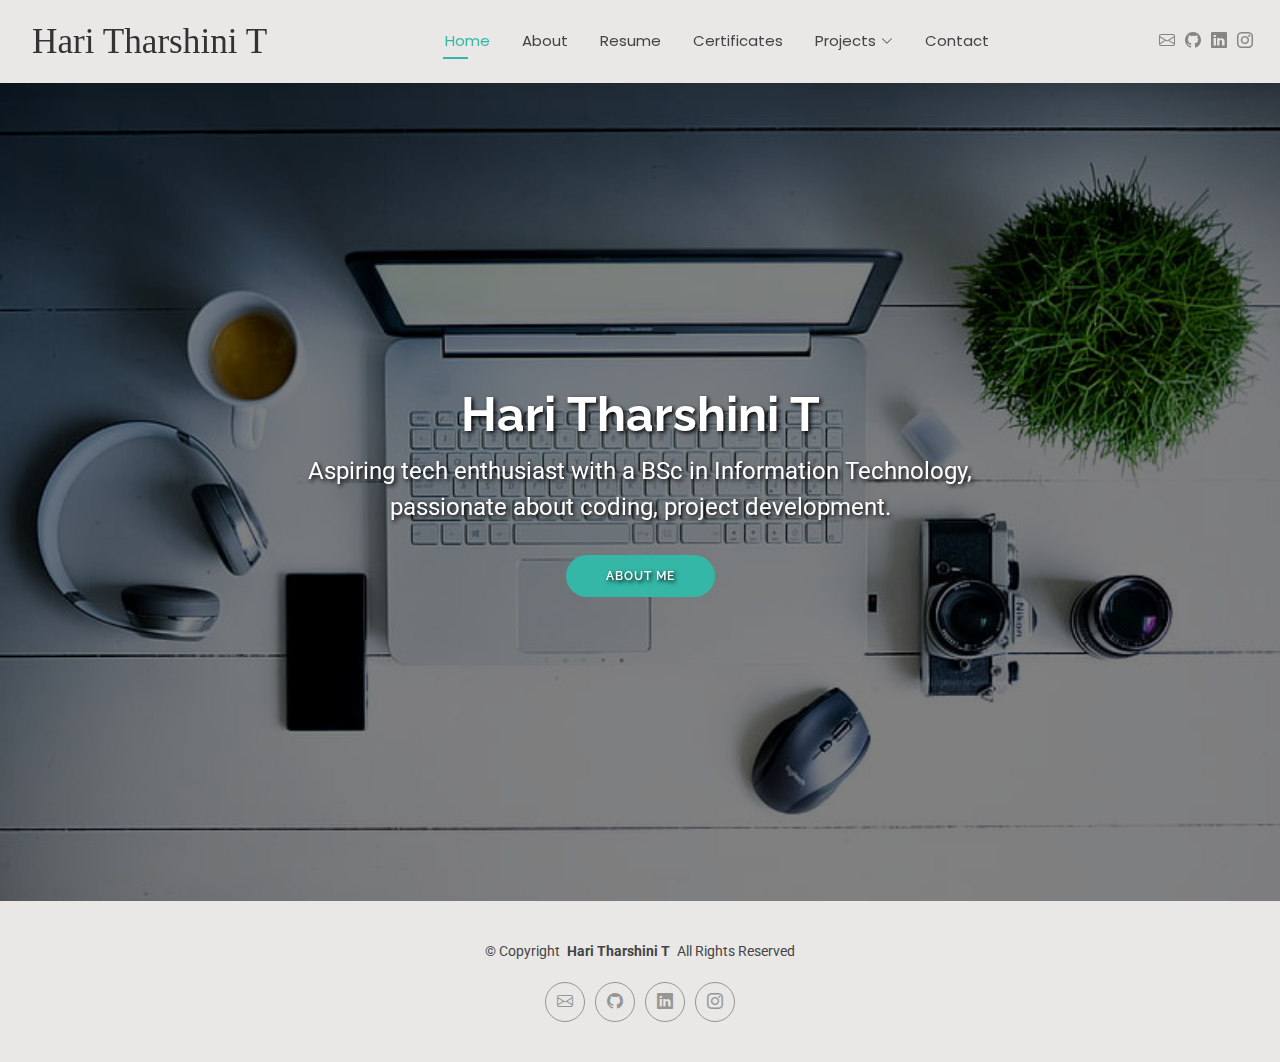
<file: index.html>
<!DOCTYPE html>
<html lang="en">

<head>
  <meta charset="utf-8">
  <meta content="width=device-width, initial-scale=1.0" name="viewport">
  <title>Home - Hari Tharshini T</title>
  <meta name="description" content="Aspiring tech enthusiast with a BSc in Information Technology, passionate about coding, project development.">
  <meta name="keywords" content="Hari Tharshini T - Personal Website">
  <meta name="robots" content="index, follow">

  <!-- Favicons -->
  <link rel="icon" type="image/png" sizes="32x32" href="assets/img/favicon-32x32.png">
  <link rel="icon" type="image/png" sizes="16x16" href="assets/img/favicon-16x16.png">
  <link rel="apple-touch-icon" sizes="180x180" href="assets/img/apple-touch-icon.png">
  <link rel="manifest" href="assets/img/site.webmanifest">


  <!-- Fonts -->
  <link href="https://fonts.googleapis.com" rel="preconnect">
  <link href="https://fonts.gstatic.com" rel="preconnect" crossorigin>
  <link href="https://fonts.googleapis.com/css2?family=Roboto:ital,wght@0,100;0,300;0,400;0,500;0,700;0,900;1,100;1,300;1,400;1,500;1,700;1,900&family=Poppins:ital,wght@0,100;0,200;0,300;0,400;0,500;0,600;0,700;0,800;0,900;1,100;1,200;1,300;1,400;1,500;1,600;1,700;1,800;1,900&family=Raleway:ital,wght@0,100;0,200;0,300;0,400;0,500;0,600;0,700;0,800;0,900;1,100;1,200;1,300;1,400;1,500;1,600;1,700;1,800;1,900&display=swap" rel="stylesheet">

  <!-- Vendor CSS Files -->
  <link href="assets/vendor/bootstrap/css/bootstrap.min.css" rel="stylesheet">
  <link href="assets/vendor/bootstrap-icons/bootstrap-icons.css" rel="stylesheet">
  <link href="assets/vendor/aos/aos.css" rel="stylesheet">
  <link href="assets/vendor/swiper/swiper-bundle.min.css" rel="stylesheet">
  <link href="assets/vendor/glightbox/css/glightbox.min.css" rel="stylesheet">

  <!-- Main CSS File -->
  <link href="assets/css/main.css" rel="stylesheet">

</head>

<body class="index-page">

  <header id="header" class="header d-flex align-items-center light-background sticky-top">
    <div class="container-fluid position-relative d-flex align-items-center justify-content-between">

      <a href="index.html" class="logo d-flex align-items-center me-auto me-xl-0">
        <!-- Uncomment the line below if you also wish to use an image logo -->
        <!-- <img src="assets/img/logo.png" alt=""> -->
        <p class="sitename1">Hari Tharshini T</p>
      </a>

      <nav id="navmenu" class="navmenu">
        <ul>
          <li><a href="index.html" class="active">Home</a></li>
          <li><a href="about.html">About</a></li>
          <li><a href="resume.html">Resume</a></li>
          <li><a href="certificates.html">Certificates</a></li>
          <li class="dropdown"><a href="#"><span>Projects</span> <i class="bi bi-chevron-down toggle-dropdown"></i></a>
            <ul>
              <li><a href="fees.html">Fees Mgt System</a></li>
              <li><a href="parlour.html">Parlour Mgt System</a></li>
              <li><a href="smartclass.html">Class Booking System</a></li>
              <li><a href="ken.html">KENews</a></li>
              <li class="dropdown"><a href="#"><span>IShield</span> <i class="bi bi-chevron-down toggle-dropdown"></i></a>
                <ul>
                  <li><a href="ishieldweb.html">IShield Website</a></li>
                  <li><a href="ishieldapp.html">IShield App</a></li>
                  <!-- <li><a href="#">Deep Dropdown 3</a></li>
                  <li><a href="#">Deep Dropdown 4</a></li>
                  <li><a href="#">Deep Dropdown 5</a></li> -->
                </ul>
              </li>
            </ul>
          </li>
          <li><a href="contact.html">Contact</a></li>
        </ul>
        <i class="mobile-nav-toggle d-xl-none bi bi-list"></i>
      </nav>

      <div class="header-social-links">
        <a href="mailto:haritharshinit@gmail.com"><i class="bi bi-envelope"></i></a>
        <a href="https://www.github.com/thars2004"><i class="bi bi-github"></i></a>
        <a href="https://www.linkedin.com/in/hari-tharshini-t-589017241"><i class="bi bi-linkedin"></i></a>
        <a href="https://www.instagram.com/thars2004"><i class="bi bi-instagram"></i></a>
      </div>

    </div>
  </header>

  <main class="main">

    <!-- Hero Section -->
    <section id="hero" class="hero section">

      <img src="assets/img/hero-bg.jpg" alt="" data-aos="fade-in" style="box-shadow: 0px 4px 10px rgba(0, 0, 0, 0.1); filter: brightness(50%);">

      <div class="container text-center" data-aos="zoom-out" data-aos-delay="100">
        <div class="row justify-content-center">
          <div class="col-lg-8">
          <h2 style="color: white; text-shadow: 2px 2px 4px black;">Hari Tharshini T</h2>
          <p style="color: white; text-shadow: 2px 2px 4px black;">
            Aspiring tech enthusiast with a BSc in Information Technology, passionate about coding, project development.
          </p>
          <a href="about.html" class="btn-get-started" style="color: white; text-shadow: 2px 2px 4px black;">About Me</a>
        </div>

        </div>
      </div>

    </section><!-- /Hero Section -->

  </main>

  <footer id="footer" class="footer light-background">

    <div class="container">
      <div class="copyright text-center ">
        <p>© <span>Copyright</span> <strong class="px-1 sitename">Hari Tharshini T</strong> <span>All Rights Reserved<br></span></p>
      </div>
      <div class="social-links d-flex justify-content-center">
        <a href="mailto:haritharshinit@gmail.com"><i class="bi bi-envelope"></i></a>
        <a href="https://www.github.com/thars2004"><i class="bi bi-github"></i></a>
        <a href="https://www.linkedin.com/in/hari-tharshini-t-589017241"><i class="bi bi-linkedin"></i></a>
        <a href="https://www.instagram.com/thars2004"><i class="bi bi-instagram"></i></a>
      </div>
    </div>

  </footer>

  <!-- Scroll Top -->
  <a href="#" id="scroll-top" class="scroll-top d-flex align-items-center justify-content-center"><i class="bi bi-arrow-up-short"></i></a>

  <!-- Preloader -->
  <div id="preloader"></div>

  <!-- Vendor JS Files -->
  <script src="assets/vendor/bootstrap/js/bootstrap.bundle.min.js"></script>
  <script src="assets/vendor/php-email-form/validate.js"></script>
  <script src="assets/vendor/aos/aos.js"></script>
  <script src="assets/vendor/waypoints/noframework.waypoints.js"></script>
  <script src="assets/vendor/purecounter/purecounter_vanilla.js"></script>
  <script src="assets/vendor/swiper/swiper-bundle.min.js"></script>
  <script src="assets/vendor/glightbox/js/glightbox.min.js"></script>
  <script src="assets/vendor/imagesloaded/imagesloaded.pkgd.min.js"></script>
  <script src="assets/vendor/isotope-layout/isotope.pkgd.min.js"></script>

  <!-- Main JS File -->
  <script src="assets/js/main.js"></script>

</body>

</html>
</file>
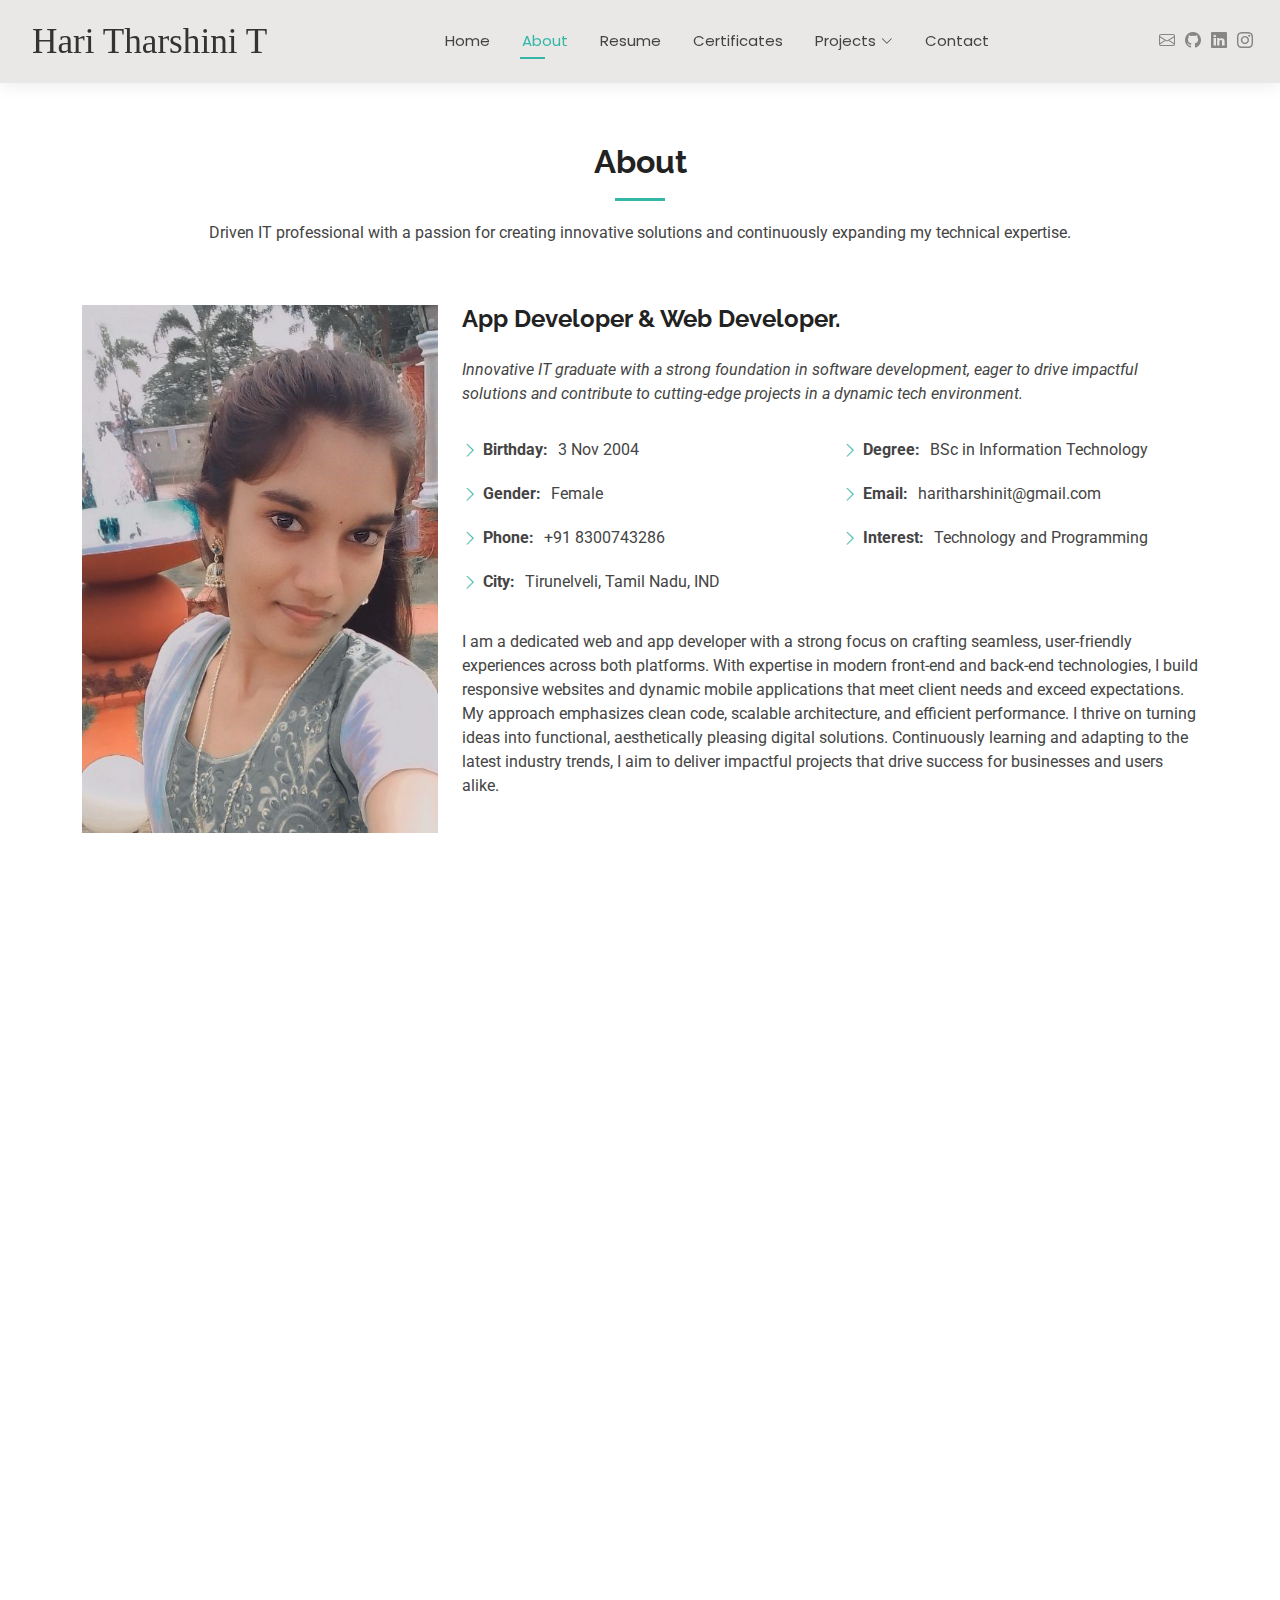
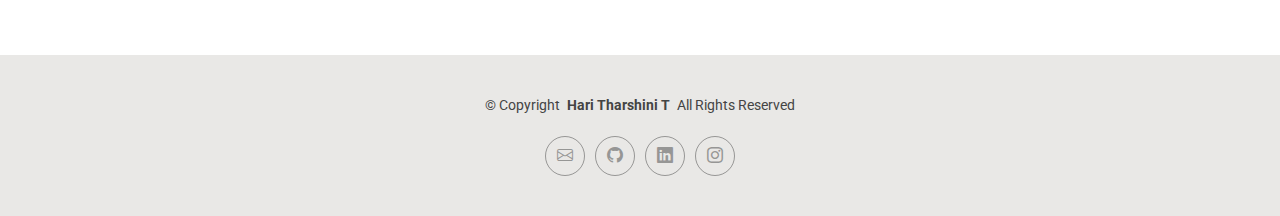
<file: about.html>
<!DOCTYPE html>
<html lang="en">

<head>
  <meta charset="utf-8">
  <meta content="width=device-width, initial-scale=1.0" name="viewport">
  <title>About - Hari Tharshini T</title>
  <meta name="description" content="Aspiring tech enthusiast with a BSc in Information Technology, passionate about coding, project development.">
  <meta name="keywords" content="Hari Tharshini T - Personal Website">
  <meta name="robots" content="index, follow">
  <!-- Favicons -->
  <link rel="icon" type="image/png" sizes="32x32" href="assets/img/favicon-32x32.png">
  <link rel="icon" type="image/png" sizes="16x16" href="assets/img/favicon-16x16.png">
  <link rel="apple-touch-icon" sizes="180x180" href="assets/img/apple-touch-icon.png">
  <link rel="manifest" href="assets/img/site.webmanifest">

  <!-- Fonts -->
  <link href="https://fonts.googleapis.com" rel="preconnect">
  <link href="https://fonts.gstatic.com" rel="preconnect" crossorigin>
  <link href="https://fonts.googleapis.com/css2?family=Roboto:ital,wght@0,100;0,300;0,400;0,500;0,700;0,900;1,100;1,300;1,400;1,500;1,700;1,900&family=Poppins:ital,wght@0,100;0,200;0,300;0,400;0,500;0,600;0,700;0,800;0,900;1,100;1,200;1,300;1,400;1,500;1,600;1,700;1,800;1,900&family=Raleway:ital,wght@0,100;0,200;0,300;0,400;0,500;0,600;0,700;0,800;0,900;1,100;1,200;1,300;1,400;1,500;1,600;1,700;1,800;1,900&display=swap" rel="stylesheet">

  <!-- Vendor CSS Files -->
  <link href="assets/vendor/bootstrap/css/bootstrap.min.css" rel="stylesheet">
  <link href="assets/vendor/bootstrap-icons/bootstrap-icons.css" rel="stylesheet">
  <link href="assets/vendor/aos/aos.css" rel="stylesheet">
  <link href="assets/vendor/swiper/swiper-bundle.min.css" rel="stylesheet">
  <link href="assets/vendor/glightbox/css/glightbox.min.css" rel="stylesheet">

  <!-- Main CSS File -->
  <link href="assets/css/main.css" rel="stylesheet">
</head>

<body class="about-page">

  <header id="header" class="header d-flex align-items-center light-background sticky-top">
    <div class="container-fluid position-relative d-flex align-items-center justify-content-between">

      <a href="index.html" class="logo d-flex align-items-center me-auto me-xl-0">
        <!-- Uncomment the line below if you also wish to use an image logo -->
        <!-- <img src="assets/img/logo.png" alt=""> -->
        <p class="sitename1">Hari Tharshini T</p>
      </a>

      <nav id="navmenu" class="navmenu">
        <ul>
          <li><a href="index.html">Home</a></li>
          <li><a href="about.html" class="active">About</a></li>
          <li><a href="resume.html">Resume</a></li>
          <li><a href="certificates.html">Certificates</a></li>
          <li class="dropdown"><a href="#"><span>Projects</span> <i class="bi bi-chevron-down toggle-dropdown"></i></a>
            <ul>
              <li><a href="fees.html">Fees Mgt System</a></li>
              <li><a href="parlour.html">Parlour Mgt System</a></li>
              <li><a href="smartclass.html">Class Booking System</a></li>
              <li><a href="ken.html">KENews</a></li>
              <li class="dropdown"><a href="#"><span>IShield</span> <i class="bi bi-chevron-down toggle-dropdown"></i></a>
                <ul>
                  <li><a href="ishieldweb.html">IShield Website</a></li>
                  <li><a href="ishieldapp.html">IShield App</a></li>
                  <!-- <li><a href="#">Deep Dropdown 3</a></li>
                  <li><a href="#">Deep Dropdown 4</a></li>
                  <li><a href="#">Deep Dropdown 5</a></li> -->
                </ul>
              </li>
            </ul>
          </li>
          <li><a href="contact.html">Contact</a></li>
        </ul>
        <i class="mobile-nav-toggle d-xl-none bi bi-list"></i>
      </nav>

      <div class="header-social-links">
        <a href="mailto:haritharshinit@gmail.com"><i class="bi bi-envelope"></i></a>
        <a href="https://www.github.com/thars2004"><i class="bi bi-github"></i></a>
        <a href="https://www.linkedin.com/in/hari-tharshini-t-589017241"><i class="bi bi-linkedin"></i></a>
        <a href="https://www.instagram.com/thars2004"><i class="bi bi-instagram"></i></a>
      </div>

    </div>
  </header>

  <main class="main">

    <!-- About Section -->
    <section id="about" class="about section">

      <!-- Section Title -->
      <div class="container section-title" data-aos="fade-up">
        <h2>About</h2>
        <p>Driven IT professional with a passion for creating innovative solutions and continuously expanding my technical expertise.</p>
      </div><!-- End Section Title -->

      <div class="container" data-aos="fade-up" data-aos-delay="100">

        <div class="row gy-4 justify-content-center">
          <div class="col-lg-4">
            <img src="assets/img/profile-img.jpg" class="img-fluid" alt="">
          </div>
          <div class="col-lg-8 content">
            <h2>App Developer &amp; Web Developer.</h2>
            <p class="fst-italic py-3">
              Innovative IT graduate with a strong foundation in software development, eager to drive impactful solutions and contribute to cutting-edge projects in a dynamic tech environment.
            </p>
            <div class="row">
              <div class="col-lg-6">
                <ul>
                  <li><i class="bi bi-chevron-right"></i> <strong>Birthday:</strong> <span>3 Nov 2004</span></li>
                  <li><i class="bi bi-chevron-right"></i> <strong>Gender:</strong> <span>Female</span></li>
                  <li><i class="bi bi-chevron-right"></i> <strong>Phone:</strong> <span>+91 8300743286</span></li>
                  <li><i class="bi bi-chevron-right"></i> <strong>City:</strong> <span>Tirunelveli, Tamil Nadu, IND</span></li>
                </ul>
              </div>
              <div class="col-lg-6">
                <ul>
                  <!-- <li><i class="bi bi-chevron-right"></i> <strong>Age:</strong> <span>20</span></li> -->
                  <li><i class="bi bi-chevron-right"></i> <strong>Degree:</strong> <span>BSc in Information Technology</span></li>
                  <li><i class="bi bi-chevron-right"></i> <strong>Email:</strong> <span>haritharshinit@gmail.com</span></li>
                  <li><i class="bi bi-chevron-right"></i> <strong>Interest:</strong> <span>Technology and Programming</span></li>
                </ul>
              </div>
            </div>
            <p class="py-3">
              I am a dedicated web and app developer with a strong focus on crafting seamless, user-friendly experiences across both platforms. With expertise in modern front-end and back-end technologies, I build responsive websites and dynamic mobile applications that meet client needs and exceed expectations. My approach emphasizes clean code, scalable architecture, and efficient performance. I thrive on turning ideas into functional, aesthetically pleasing digital solutions. Continuously learning and adapting to the latest industry trends, I aim to deliver impactful projects that drive success for businesses and users alike.
            </p>
          </div>
        </div>

      </div>

    </section><!-- /About Section -->

    <!-- Skills Section -->
    <section id="skills" class="skills section">

      <!-- Section Title -->
      <div class="container section-title" data-aos="fade-up">
        <h2>Skills</h2>
        <p>Proficient in modern technologies with a focus on delivering efficient, scalable, and user-centric solutions.</p>
      </div><!-- End Section Title -->

      <div class="container" data-aos="fade-up" data-aos-delay="100">

        <div class="row skills-content skills-animation">

          <div class="col-lg-6">

            <div class="progress">
              <span class="skill"><span>HTML</span> <i class="val">100%</i></span>
              <div class="progress-bar-wrap">
                <div class="progress-bar" role="progressbar" aria-valuenow="100" aria-valuemin="0" aria-valuemax="100"></div>
              </div>
            </div><!-- End Skills Item -->

            <div class="progress">
              <span class="skill"><span>CSS</span> <i class="val">90%</i></span>
              <div class="progress-bar-wrap">
                <div class="progress-bar" role="progressbar" aria-valuenow="90" aria-valuemin="0" aria-valuemax="100"></div>
              </div>
            </div><!-- End Skills Item -->

            <div class="progress">
              <span class="skill"><span>JavaScript</span> <i class="val">75%</i></span>
              <div class="progress-bar-wrap">
                <div class="progress-bar" role="progressbar" aria-valuenow="75" aria-valuemin="0" aria-valuemax="100"></div>
              </div>
            </div><!-- End Skills Item -->

            <div class="progress">
              <span class="skill"><span>Java</span> <i class="val">75%</i></span>
              <div class="progress-bar-wrap">
                <div class="progress-bar" role="progressbar" aria-valuenow="75" aria-valuemin="0" aria-valuemax="100"></div>
              </div>
            </div>

            <div class="progress">
              <span class="skill"><span>ASP.NET</span> <i class="val">85%</i></span>
              <div class="progress-bar-wrap">
                <div class="progress-bar" role="progressbar" aria-valuenow="85" aria-valuemin="0" aria-valuemax="100"></div>
              </div>
            </div>

            <div class="progress">
              <span class="skill"><span>Linux</span> <i class="val">40%</i></span>
              <div class="progress-bar-wrap">
                <div class="progress-bar" role="progressbar" aria-valuenow="40" aria-valuemin="0" aria-valuemax="100"></div>
              </div>
            </div>
            <div class="progress">
              <span class="skill"><span>C</span> <i class="val">95%</i></span>
              <div class="progress-bar-wrap">
                <div class="progress-bar" role="progressbar" aria-valuenow="95" aria-valuemin="0" aria-valuemax="100"></div>
              </div>
            </div>
            <div class="progress">
              <span class="skill"><span>C++</span> <i class="val">95%</i></span>
              <div class="progress-bar-wrap">
                <div class="progress-bar" role="progressbar" aria-valuenow="95" aria-valuemin="0" aria-valuemax="100"></div>
              </div>
            </div>

          </div>

          <div class="col-lg-6">

            <div class="progress">
              <span class="skill"><span>PHP</span> <i class="val">95%</i></span>
              <div class="progress-bar-wrap">
                <div class="progress-bar" role="progressbar" aria-valuenow="95" aria-valuemin="0" aria-valuemax="100"></div>
              </div>
            </div><!-- End Skills Item -->

            <div class="progress">
              <span class="skill"><span>MySQL</span> <i class="val">95%</i></span>
              <div class="progress-bar-wrap">
                <div class="progress-bar" role="progressbar" aria-valuenow="95" aria-valuemin="0" aria-valuemax="100"></div>
              </div>
            </div><!-- End Skills Item -->

            <div class="progress">
              <span class="skill"><span>Oracle 11G</span> <i class="val">100%</i></span>
              <div class="progress-bar-wrap">
                <div class="progress-bar" role="progressbar" aria-valuenow="100" aria-valuemin="0" aria-valuemax="100"></div>
              </div>
            </div><!-- End Skills Item -->

            <div class="progress">
              <span class="skill"><span>React Js</span> <i class="val">80%</i></span>
              <div class="progress-bar-wrap">
                <div class="progress-bar" role="progressbar" aria-valuenow="80" aria-valuemin="0" aria-valuemax="100"></div>
              </div>
            </div><!-- End Skills Item -->

            <div class="progress">
              <span class="skill"><span>React Native</span> <i class="val">80%</i></span>
              <div class="progress-bar-wrap">
                <div class="progress-bar" role="progressbar" aria-valuenow="80" aria-valuemin="0" aria-valuemax="100"></div>
              </div>
            </div><!-- End Skills Item -->

            <div class="progress">
              <span class="skill"><span>Python</span> <i class="val">70%</i></span>
              <div class="progress-bar-wrap">
                <div class="progress-bar" role="progressbar" aria-valuenow="70" aria-valuemin="0" aria-valuemax="100"></div>
              </div>
            </div><!-- End Skills Item -->
            
            <div class="progress">
              <span class="skill"><span>Microsoft Office</span> <i class="val">90%</i></span>
              <div class="progress-bar-wrap">
                <div class="progress-bar" role="progressbar" aria-valuenow="90" aria-valuemin="0" aria-valuemax="100"></div>
              </div>
            </div>

          </div>

        </div>

      </div>

    </section><!-- /Skills Section -->

    <!-- Stats Section -->
    <!-- <section id="stats" class="stats section">

     
      <div class="container section-title" data-aos="fade-up">
        <h2>Facts</h2>
        <p>Contents</p>
      </div>

      <div class="container" data-aos="fade-up" data-aos-delay="100">

        <div class="row gy-4">

          <div class="col-lg-3 col-md-6">
            <div class="stats-item text-center w-100 h-100">
              <span data-purecounter-start="0" data-purecounter-end="232" data-purecounter-duration="1" class="purecounter"></span>
              <p>Clients</p>
            </div>
          </div>

          <div class="col-lg-3 col-md-6">
            <div class="stats-item text-center w-100 h-100">
              <span data-purecounter-start="0" data-purecounter-end="521" data-purecounter-duration="1" class="purecounter"></span>
              <p>Projects</p>
            </div>
          </div>

          <div class="col-lg-3 col-md-6">
            <div class="stats-item text-center w-100 h-100">
              <span data-purecounter-start="0" data-purecounter-end="1453" data-purecounter-duration="1" class="purecounter"></span>
              <p>Hours Of Support</p>
            </div>
          </div>

          <div class="col-lg-3 col-md-6">
            <div class="stats-item text-center w-100 h-100">
              <span data-purecounter-start="0" data-purecounter-end="32" data-purecounter-duration="1" class="purecounter"></span>
              <p>Workers</p>
            </div>
          </div>

        </div>

      </div>

    </section> -->
    <!-- /Stats Section -->


  </main>

  <footer id="footer" class="footer light-background">

    <div class="container">
      <div class="copyright text-center ">
        <p>© <span>Copyright</span> <strong class="px-1 sitename">Hari Tharshini T</strong> <span>All Rights Reserved<br></span></p>
      </div>
      <div class="social-links d-flex justify-content-center">
        <a href="mailto:haritharshinit@gmail.com"><i class="bi bi-envelope"></i></a>
        <a href="https://www.github.com/thars2004"><i class="bi bi-github"></i></a>
        <a href="https://www.linkedin.com/in/hari-tharshini-t-589017241"><i class="bi bi-linkedin"></i></a>
        <a href="https://www.instagram.com/thars2004"><i class="bi bi-instagram"></i></a>
      </div>
    </div>

  </footer>

  <!-- Scroll Top -->
  <a href="#" id="scroll-top" class="scroll-top d-flex align-items-center justify-content-center"><i class="bi bi-arrow-up-short"></i></a>

  <!-- Preloader -->
  <div id="preloader"></div>

  <!-- Vendor JS Files -->
  <script src="assets/vendor/bootstrap/js/bootstrap.bundle.min.js"></script>
  <script src="assets/vendor/php-email-form/validate.js"></script>
  <script src="assets/vendor/aos/aos.js"></script>
  <script src="assets/vendor/waypoints/noframework.waypoints.js"></script>
  <script src="assets/vendor/purecounter/purecounter_vanilla.js"></script>
  <script src="assets/vendor/swiper/swiper-bundle.min.js"></script>
  <script src="assets/vendor/glightbox/js/glightbox.min.js"></script>
  <script src="assets/vendor/imagesloaded/imagesloaded.pkgd.min.js"></script>
  <script src="assets/vendor/isotope-layout/isotope.pkgd.min.js"></script>

  <!-- Main JS File -->
  <script src="assets/js/main.js"></script>

</body>

</html>
</file>
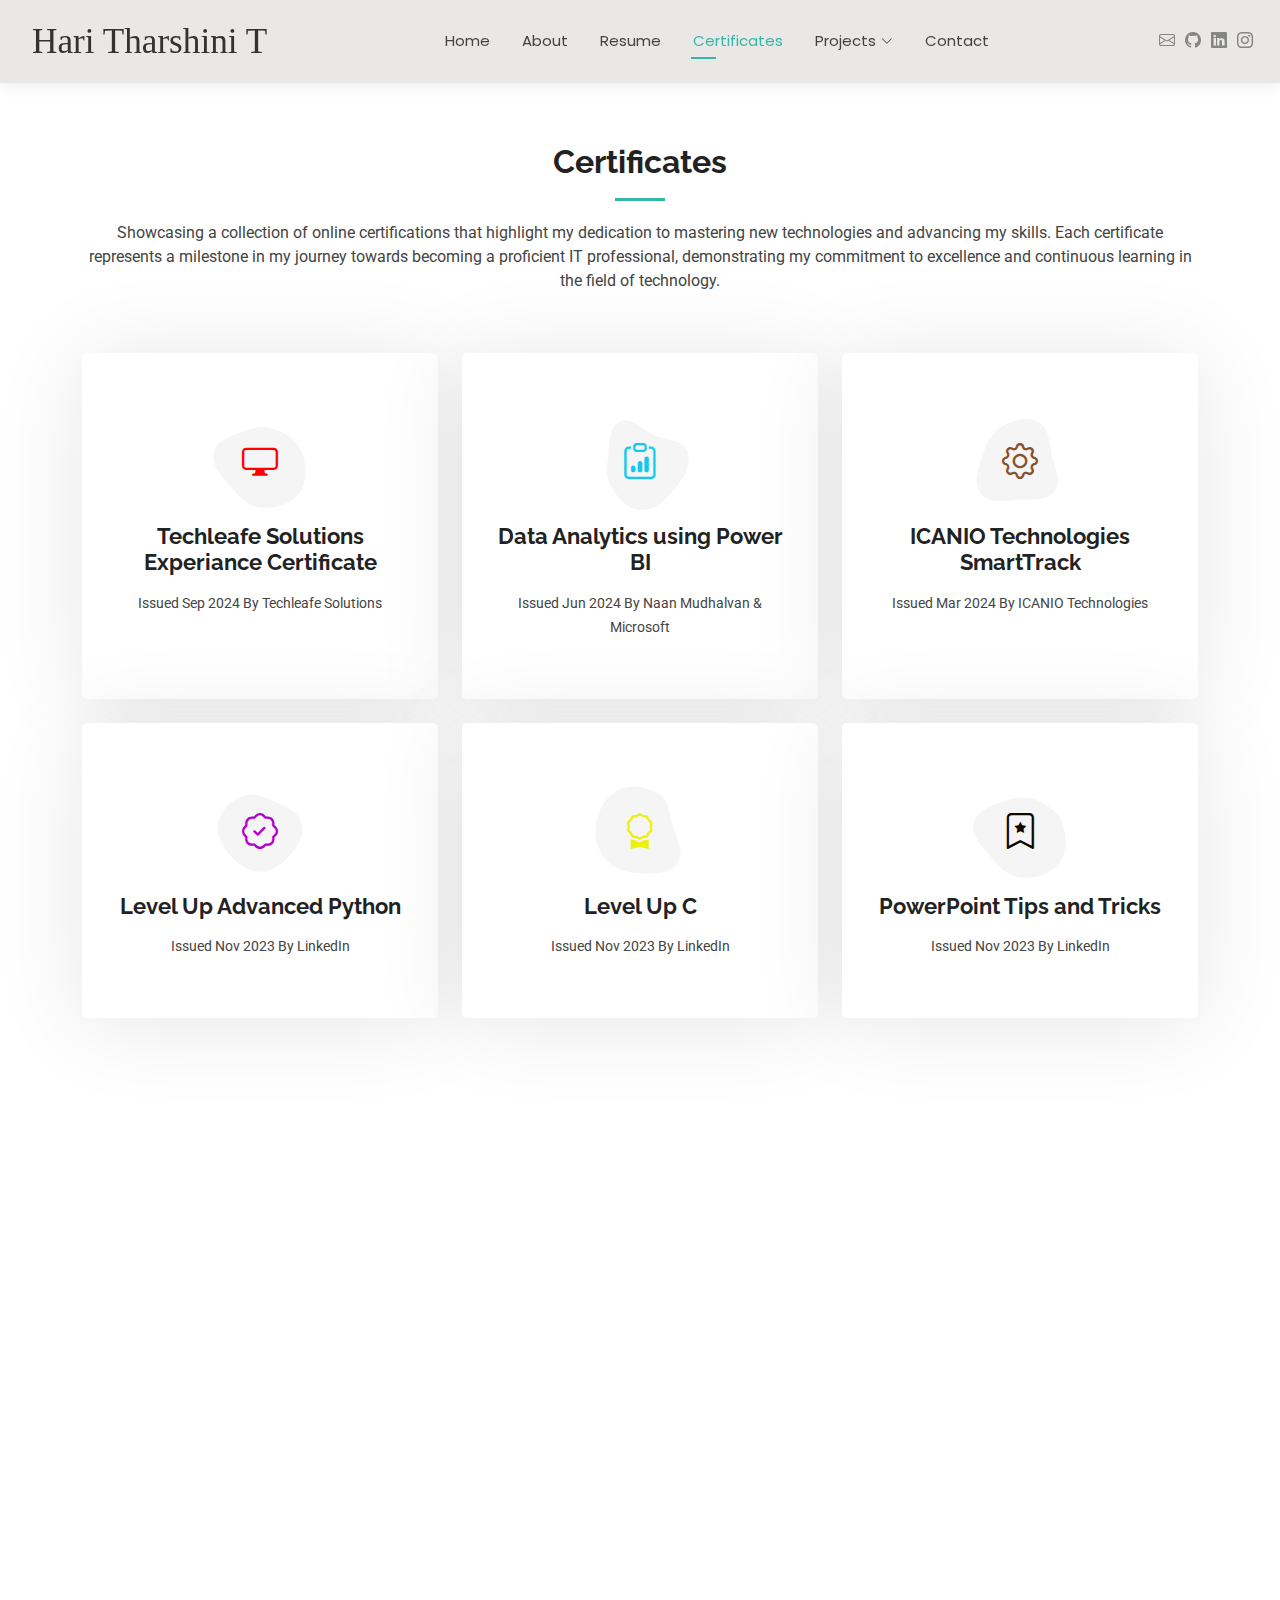
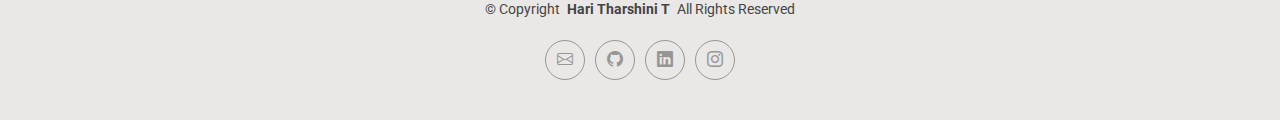
<file: certificates.html>
<!DOCTYPE html>
<html lang="en">

<head>
  <meta charset="utf-8">
  <meta content="width=device-width, initial-scale=1.0" name="viewport">
  <title>Certificates - Hari Tharshini T</title>
  <meta name="description" content="Showcasing a collection of online certifications that highlight my dedication to mastering new technologies and advancing my skills. Each certificate represents a milestone in my journey towards becoming a proficient IT professional, demonstrating my commitment to excellence and continuous learning in the field of technology.">
  <meta name="keywords" content="Hari Tharshini T - Certificates">
  <meta name="robots" content="index, follow">

  <!-- Favicons -->
  <link rel="icon" type="image/png" sizes="32x32" href="assets/img/favicon-32x32.png">
  <link rel="icon" type="image/png" sizes="16x16" href="assets/img/favicon-16x16.png">
  <link rel="apple-touch-icon" sizes="180x180" href="assets/img/apple-touch-icon.png">
  <link rel="manifest" href="assets/img/site.webmanifest">
  <!-- Fonts -->
  <link href="https://fonts.googleapis.com" rel="preconnect">
  <link href="https://fonts.gstatic.com" rel="preconnect" crossorigin>
  <link href="https://fonts.googleapis.com/css2?family=Roboto:ital,wght@0,100;0,300;0,400;0,500;0,700;0,900;1,100;1,300;1,400;1,500;1,700;1,900&family=Poppins:ital,wght@0,100;0,200;0,300;0,400;0,500;0,600;0,700;0,800;0,900;1,100;1,200;1,300;1,400;1,500;1,600;1,700;1,800;1,900&family=Raleway:ital,wght@0,100;0,200;0,300;0,400;0,500;0,600;0,700;0,800;0,900;1,100;1,200;1,300;1,400;1,500;1,600;1,700;1,800;1,900&display=swap" rel="stylesheet">

  <!-- Vendor CSS Files -->
  <link href="assets/vendor/bootstrap/css/bootstrap.min.css" rel="stylesheet">
  <link href="assets/vendor/bootstrap-icons/bootstrap-icons.css" rel="stylesheet">
  <link href="assets/vendor/aos/aos.css" rel="stylesheet">
  <link href="assets/vendor/swiper/swiper-bundle.min.css" rel="stylesheet">
  <link href="assets/vendor/glightbox/css/glightbox.min.css" rel="stylesheet">

  <!-- Main CSS File -->
  <link href="assets/css/main.css" rel="stylesheet">

</head>

<body class="Certificates-page">

  <header id="header" class="header d-flex align-items-center light-background sticky-top">
    <div class="container-fluid position-relative d-flex align-items-center justify-content-between">

      <a href="index.html" class="logo d-flex align-items-center me-auto me-xl-0">
        <!-- Uncomment the line below if you also wish to use an image logo -->
        <!-- <img src="assets/img/logo.png" alt=""> -->
        <p class="sitename1">Hari Tharshini T</p>
      </a>

      <nav id="navmenu" class="navmenu">
        <ul>
          <li><a href="index.html">Home</a></li>
          <li><a href="about.html">About</a></li>
          <li><a href="resume.html">Resume</a></li>
          <li><a href="certificates.html" class="active">Certificates</a></li>
          <li class="dropdown"><a href="#"><span>Projects</span> <i class="bi bi-chevron-down toggle-dropdown"></i></a>
            <ul>
              <li><a href="fees.html">Fees Mgt System</a></li>
              <li><a href="parlour.html">Parlour Mgt System</a></li>
              <li><a href="smartclass.html">Class Booking System</a></li>
              <li><a href="ken.html">KENews</a></li>
              <li class="dropdown"><a href="#"><span>IShield</span> <i class="bi bi-chevron-down toggle-dropdown"></i></a>
                <ul>
                  <li><a href="ishieldweb.html">IShield Website</a></li>
                  <li><a href="ishieldapp.html">IShield App</a></li>
                  <!-- <li><a href="#">Deep Dropdown 3</a></li>
                  <li><a href="#">Deep Dropdown 4</a></li>
                  <li><a href="#">Deep Dropdown 5</a></li> -->
                </ul>
              </li>
            </ul>
          </li>
          <li><a href="contact.html">Contact</a></li>
        </ul>
        <i class="mobile-nav-toggle d-xl-none bi bi-list"></i>
      </nav>

      <div class="header-social-links">
        <a href="mailto:haritharshinit@gmail.com"><i class="bi bi-envelope"></i></a>
        <a href="https://www.github.com/thars2004"><i class="bi bi-github"></i></a>
        <a href="https://www.linkedin.com/in/hari-tharshini-t-589017241"><i class="bi bi-linkedin"></i></a>
        <a href="https://www.instagram.com/thars2004"><i class="bi bi-instagram"></i></a>
      </div>

    </div>
  </header>

  <main class="main">

    <!-- Certificates Section -->
    <section id="Certificates" class="Certificates section">

      <!-- Section Title -->
      <div class="container section-title" data-aos="fade-up">
        <h2>Certificates</h2>
<p>Showcasing a collection of online certifications that highlight my dedication to mastering new technologies and advancing my skills. Each certificate represents a milestone in my journey towards becoming a proficient IT professional, demonstrating my commitment to excellence and continuous learning in the field of technology.</p>
      </div><!-- End Section Title -->

      <div class="container">

        <div class="row gy-4">

          <div class="col-lg-4 col-md-6" data-aos="fade-up" data-aos-delay="100">
            <div class="Certificate-item item-red position-relative">
              <div class="icon">
                <svg width="100" height="100" viewBox="0 0 600 600" xmlns="http://www.w3.org/2000/svg">
                  <path stroke="none" stroke-width="0" fill="#f5f5f5" d="M300,566.797414625762C385.7384707136149,576.1784315230908,478.7894351017131,552.8928747891023,531.9192734346935,484.94944893311C584.6109503024035,417.5663521118492,582.489472248146,322.67544863468447,553.9536738515405,242.03673114598146C529.1557734026468,171.96086150256528,465.24506316201064,127.66468636344209,395.9583748389544,100.7403814666027C334.2173773831606,76.7482773500951,269.4350130405921,84.62216499799875,207.1952322260088,107.2889140133804C132.92018162631612,134.33871894543012,41.79353780512637,160.00259165414826,22.644507872594943,236.69541883565114C3.319112789854554,314.0945973066697,72.72355303640163,379.243833228382,124.04198916343866,440.3218312028393C172.9286146004772,498.5055451809895,224.45579914871206,558.5317968840102,300,566.797414625762"></path>
                </svg>
                <i class="bi bi-display"></i>
              </div>
              <a href="assets/img/certificates/techleafe.png" title="Techleafe Solutions Experiance Certificate" data-gallery="portfolio-gallery-app" class="glightbox preview-link">
                <h3>Techleafe Solutions Experiance Certificate</h3>
              </a>
              <p>Issued Sep 2024 By Techleafe Solutions</p>
            </div>
          </div><!-- End Certificate Item -->

          <div class="col-lg-4 col-md-6" data-aos="fade-up" data-aos-delay="100">
            <div class="Certificate-item item-cyan position-relative">
              <div class="icon">
                <svg width="100" height="100" viewBox="0 0 600 600" xmlns="http://www.w3.org/2000/svg">
                  <path stroke="none" stroke-width="0" fill="#f5f5f5" d="M300,582.0697525312426C382.5290701553225,586.8405444964366,449.9789794690241,525.3245884688669,502.5850820975895,461.55621195738473C556.606425686781,396.0723002908107,615.8543463187945,314.28637112970534,586.6730223649479,234.56875336149918C558.9533121215079,158.8439757836574,454.9685369536778,164.00468322053177,381.49747125262974,130.76875717737553C312.15926192815925,99.40240125094834,248.97055460311594,18.661163978235184,179.8680185752513,50.54337015887873C110.5421016452524,82.52863877960104,119.82277516462835,180.83849132639028,109.12597500060166,256.43424936330496C100.08760227029461,320.3096726198365,92.17705696193138,384.0621239912766,124.79988738764834,439.7174275375508C164.83382741302287,508.01625554203684,220.96474134820875,577.5009287672846,300,582.0697525312426"></path>
                </svg>
                <i class="bi bi-clipboard-data"></i>
              </div>
              <a href="assets/img/certificates/HARI THARSHINI T-TNSDC-Certificate_page-0001.jpg" title="Data Analytics using Power BI" data-gallery="portfolio-gallery-app" class="glightbox preview-link">
                <h3>Data Analytics using Power BI</h3>
              </a>
              <p>Issued Jun 2024 By Naan Mudhalvan & Microsoft</p>
            </div>
          </div><!-- End Certificate Item -->

          <div class="col-lg-4 col-md-6" data-aos="fade-up" data-aos-delay="200">
            <div class="Certificate-item item-brown position-relative">
              <div class="icon">
                <svg width="100" height="100" viewBox="0 0 600 600" xmlns="http://www.w3.org/2000/svg">
                  <path stroke="none" stroke-width="0" fill="#f5f5f5" d="M300,521.0016835830174C376.1290562159157,517.8887921683347,466.0731472004068,529.7835943286574,510.70327084640275,468.03025145048787C554.3714126377745,407.6079735673963,508.03601936045806,328.9844924480964,491.2728898941984,256.3432110539036C474.5976632858925,184.082847569629,479.9380746630129,96.60480741107993,416.23090153303,58.64404602377083C348.86323505073057,18.502131276798302,261.93793281208167,40.57373210992963,193.5410806939664,78.93577620505333C130.42746243093433,114.334589627462,98.30271207620316,179.96522072025542,76.75703585869454,249.04625023123273C51.97151888228291,328.5150500222984,13.704378332031375,421.85034740162234,66.52175969318436,486.19268352777647C119.04800174914682,550.1803526380478,217.28368757567262,524.383925680826,300,521.0016835830174"></path>
                </svg>
                <i class="bi bi-gear"></i>
              </div>
              <a href="assets/img/certificates/icanio.png" title="ICANIO Technologies SmartTrack" data-gallery="portfolio-gallery-app" class="glightbox preview-link" >
                <h3>ICANIO Technologies SmartTrack</h3>
              </a>
              <p>Issued Mar 2024 By ICANIO Technologies</p>
            </div>
          </div><!-- End Certificate Item -->

          <div class="col-lg-4 col-md-6" data-aos="fade-up" data-aos-delay="300">
            <div class="Certificate-item item-purple position-relative">
              <div class="icon">
                <svg width="100" height="100" viewBox="0 0 600 600" xmlns="http://www.w3.org/2000/svg">
                  <path stroke="none" stroke-width="0" fill="#f5f5f5" d="M300,532.3542879108572C369.38199826031484,532.3153073249985,429.10787420159085,491.63046689027357,474.5244479745417,439.17860296908856C522.8885846962883,383.3225815378663,569.1668002868075,314.3205725914397,550.7432151929288,242.7694973846089C532.6665558377875,172.5657663291529,456.2379748765914,142.6223662098291,390.3689995646985,112.34683881706744C326.66090330228417,83.06452184765237,258.84405631176094,53.51806209861945,193.32584062364296,78.48882559362697C121.61183558270385,105.82097193414197,62.805066853699245,167.19869350419734,48.57481801355237,242.6138429142374C34.843463184063346,315.3850353017275,76.69343916112496,383.4422959591041,125.22947124332185,439.3748458443577C170.7312796277747,491.8107796887764,230.57421082200815,532.3932930995766,300,532.3542879108572"></path>
                </svg>
                <i class="bi bi-patch-check"></i>
              </div>
              <a href="assets/img/certificates/Level Up Advanced Python -1.png" title="Level Up Advanced Python" data-gallery="portfolio-gallery-app" class="glightbox preview-link" >
                <h3>Level Up Advanced Python</h3>
              </a>
              <a href="assets/img/certificates/LinkedIn Level Up Advanced Python-1.png" title="Level Up Advanced Python" data-gallery="portfolio-gallery-app" class="glightbox preview-link" >
                <!-- <h3>Level Up Advanced Python</h3> -->
              </a>
              <p>Issued Nov 2023 By LinkedIn</p>
            </div>
          </div><!-- End Certificate Item -->
          <div class="col-lg-4 col-md-6" data-aos="fade-up" data-aos-delay="300">
            <div class="Certificate-item item-yellow position-relative">
              <div class="icon">
                <svg width="100" height="100" viewBox="0 0 600 600" xmlns="http://www.w3.org/2000/svg">
                  <path stroke="none" stroke-width="0" fill="#f5f5f5" d="M300,541.5067337569781C382.14930387511276,545.0595476570109,479.8736841581634,548.3450877840088,526.4010558755058,480.5488172755941C571.5218469581645,414.80211281144784,517.5187510058486,332.0715597781072,496.52539010469104,255.14436215662573C477.37192572678356,184.95920475031193,473.57363656557914,105.61284051026155,413.0603344069578,65.22779650032875C343.27470386102294,18.654635553484475,251.2091493199835,5.337323636656869,175.0934190732945,40.62881213300186C97.87086631185822,76.43348514350839,51.98124368387456,156.15599469081315,36.44837278890362,239.84606092416172C21.716077023791087,319.22268207091537,43.775223500013084,401.1760424656574,96.891909868211,461.97329694683043C147.22146801428983,519.5804099606455,223.5754009179313,538.201503339737,300,541.5067337569781"></path>
                </svg>
                <i class="bi bi-award"></i>
              </div>
              <a href="assets/img/certificates/Level Up C-1.png" title="Level Up C" data-gallery="portfolio-gallery-app" class="glightbox preview-link" >
                <h3>Level Up C</h3>
              </a>
              <p>Issued Nov 2023 By LinkedIn</p>
            </div>
          </div><!-- End Certificate Item -->

          <div class="col-lg-4 col-md-6" data-aos="fade-up" data-aos-delay="300">
            <div class="Certificate-item item-black position-relative">
              <div class="icon">
                <svg width="100" height="100" viewBox="0 0 600 600" xmlns="http://www.w3.org/2000/svg">
                  <path stroke="none" stroke-width="0" fill="#f5f5f5" d="M300,566.797414625762C385.7384707136149,576.1784315230908,478.7894351017131,552.8928747891023,531.9192734346935,484.94944893311C584.6109503024035,417.5663521118492,582.489472248146,322.67544863468447,553.9536738515405,242.03673114598146C529.1557734026468,171.96086150256528,465.24506316201064,127.66468636344209,395.9583748389544,100.7403814666027C334.2173773831606,76.7482773500951,269.4350130405921,84.62216499799875,207.1952322260088,107.2889140133804C132.92018162631612,134.33871894543012,41.79353780512637,160.00259165414826,22.644507872594943,236.69541883565114C3.319112789854554,314.0945973066697,72.72355303640163,379.243833228382,124.04198916343866,440.3218312028393C172.9286146004772,498.5055451809895,224.45579914871206,558.5317968840102,300,566.797414625762"></path>
                </svg>
                <i class="bi bi-bookmark-star"></i>
              </div>
              <a href="assets/img/certificates/CertificateOfCompletion_PowerPoint Tips and Tricks-1.png" title="PowerPoint Tips and Tricks" data-gallery="portfolio-gallery-app" class="glightbox preview-link" >
                <h3>PowerPoint Tips and Tricks</h3>
              </a>
              <p>Issued Nov 2023 By LinkedIn</p>
            </div>
          </div><!-- End Certificate Item -->

          <div class="col-lg-4 col-md-6" data-aos="fade-up" data-aos-delay="300">
            <div class="Certificate-item item-orange position-relative">
              <div class="icon">
                <svg width="100" height="100" viewBox="0 0 600 600" xmlns="http://www.w3.org/2000/svg">
                  <path stroke="none" stroke-width="0" fill="#f5f5f5" d="M300,582.0697525312426C382.5290701553225,586.8405444964366,449.9789794690241,525.3245884688669,502.5850820975895,461.55621195738473C556.606425686781,396.0723002908107,615.8543463187945,314.28637112970534,586.6730223649479,234.56875336149918C558.9533121215079,158.8439757836574,454.9685369536778,164.00468322053177,381.49747125262974,130.76875717737553C312.15926192815925,99.40240125094834,248.97055460311594,18.661163978235184,179.8680185752513,50.54337015887873C110.5421016452524,82.52863877960104,119.82277516462835,180.83849132639028,109.12597500060166,256.43424936330496C100.08760227029461,320.3096726198365,92.17705696193138,384.0621239912766,124.79988738764834,439.7174275375508C164.83382741302287,508.01625554203684,220.96474134820875,577.5009287672846,300,582.0697525312426"></path>
                </svg>
                <i class="bi bi-file-earmark-person"></i>
              </div>
              <a href="https://www.credly.com/go/4FzX4Dls" class="stretched-link">
                <h3>Web Development Fundamentals</h3>
              </a>
              <p>Issued Oct 2023 By IBM</p>
            </div>
          </div><!-- End Certificate Item -->

          <div class="col-lg-4 col-md-6" data-aos="fade-up" data-aos-delay="400">
            <div class="Certificate-item item-teal position-relative">
              <div class="icon">
                <svg width="100" height="100" viewBox="0 0 600 600" xmlns="http://www.w3.org/2000/svg">
                  <path stroke="none" stroke-width="0" fill="#f5f5f5" d="M300,521.0016835830174C376.1290562159157,517.8887921683347,466.0731472004068,529.7835943286574,510.70327084640275,468.03025145048787C554.3714126377745,407.6079735673963,508.03601936045806,328.9844924480964,491.2728898941984,256.3432110539036C474.5976632858925,184.082847569629,479.9380746630129,96.60480741107993,416.23090153303,58.64404602377083C348.86323505073057,18.502131276798302,261.93793281208167,40.57373210992963,193.5410806939664,78.93577620505333C130.42746243093433,114.334589627462,98.30271207620316,179.96522072025542,76.75703585869454,249.04625023123273C51.97151888228291,328.5150500222984,13.704378332031375,421.85034740162234,66.52175969318436,486.19268352777647C119.04800174914682,550.1803526380478,217.28368757567262,524.383925680826,300,521.0016835830174"></path>
                </svg>
                <i class="bi bi-clipboard-data"></i>
              </div>
              <a href="https://coursera.org/verify/professional-cert/AY8BTYMDNM5P" class="stretched-link">
                <h3>Google IT Automation with Python</h3>
              </a>
              <p>Issued Sep 2023 By Coursera</p>
              <a href="assets/img/certificates/Coursera IT Automation with Python Completed-1.png" title="Google IT Automation with Python" data-gallery="portfolio-gallery-app" class="glightbox preview-link" ></a>
            </div>
          </div><!-- End Certificate Item -->

          <div class="col-lg-4 col-md-6" data-aos="fade-up" data-aos-delay="400">
            <div class="Certificate-item item-purple position-relative">
              <div class="icon">
                <svg width="100" height="100" viewBox="0 0 600 600" xmlns="http://www.w3.org/2000/svg">
                  <path stroke="none" stroke-width="0" fill="#f5f5f5" d="M300,582.0697525312426C382.5290701553225,586.8405444964366,449.9789794690241,525.3245884688669,502.5850820975895,461.55621195738473C556.606425686781,396.0723002908107,615.8543463187945,314.28637112970534,586.6730223649479,234.56875336149918C558.9533121215079,158.8439757836574,454.9685369536778,164.00468322053177,381.49747125262974,130.76875717737553C312.15926192815925,99.40240125094834,248.97055460311594,18.661163978235184,179.8680185752513,50.54337015887873C110.5421016452524,82.52863877960104,119.82277516462835,180.83849132639028,109.12597500060166,256.43424936330496C100.08760227029461,320.3096726198365,92.17705696193138,384.0621239912766,124.79988738764834,439.7174275375508C164.83382741302287,508.01625554203684,220.96474134820875,577.5009287672846,300,582.0697525312426"></path>
                </svg>
                <i class="bi bi-shield-check"></i>
              </div>
              <a href="https://coursera.org/share/595fad6118d6f33e2d1569aee70c4fc8" class="stretched-link">
                <h3>Automating real-world tasks with python</h3>
              </a>
              <p>Issued Sep 2023 By Coursera</p>
              <a href="assets/img/certificates/Coursera real-world task with python-1.png" title="Automating real-world tasks with python" data-gallery="portfolio-gallery-app" class="glightbox preview-link" ></a>
            </div>
          </div><!-- End Certificate Item -->

          <div class="col-lg-4 col-md-6" data-aos="fade-up" data-aos-delay="500">
            <div class="Certificate-item item-red position-relative">
              <div class="icon">
                <svg width="100" height="100" viewBox="0 0 600 600" xmlns="http://www.w3.org/2000/svg">
                  <path stroke="none" stroke-width="0" fill="#f5f5f5" d="M300,541.5067337569781C382.14930387511276,545.0595476570109,479.8736841581634,548.3450877840088,526.4010558755058,480.5488172755941C571.5218469581645,414.80211281144784,517.5187510058486,332.0715597781072,496.52539010469104,255.14436215662573C477.37192572678356,184.95920475031193,473.57363656557914,105.61284051026155,413.0603344069578,65.22779650032875C343.27470386102294,18.654635553484475,251.2091493199835,5.337323636656869,175.0934190732945,40.62881213300186C97.87086631185822,76.43348514350839,51.98124368387456,156.15599469081315,36.44837278890362,239.84606092416172C21.716077023791087,319.22268207091537,43.775223500013084,401.1760424656574,96.891909868211,461.97329694683043C147.22146801428983,519.5804099606455,223.5754009179313,538.201503339737,300,541.5067337569781"></path>
                </svg>
                <i class="bi bi-trophy"></i>
              </div>
              <a href="https://www.coursera.org/account/accomplishments/verify/MXNFZBBMHZLT?utm_source=link&utm_medium=certificate&utm_content=cert_image&utm_campaign=pdf_header_button&utm_product=course" class="stretched-link">
                <h3>Configuration Management and the Cloud</h3>
              </a>
              <p>Issued Sep 2023 By Grow with Google on Coursera</p>
              <a href="assets/img/certificates/Coursera Configuration Management and the Cloud-1.png" title="Configuration Management and the Cloud" data-gallery="portfolio-gallery-app" class="glightbox preview-link" ></a>
            </div>
          </div><!-- End Certificate Item -->

          <div class="col-lg-4 col-md-6" data-aos="fade-up" data-aos-delay="600">
            <div class="Certificate-item item-indigo position-relative">
              <div class="icon">
                <svg width="100" height="100" viewBox="0 0 600 600" xmlns="http://www.w3.org/2000/svg">
                  <path stroke="none" stroke-width="0" fill="#f5f5f5" d="M300,503.46388370962813C374.79870501325706,506.71871716319447,464.8034551963731,527.1746412648533,510.4981551193396,467.86667711651364C555.9287308511215,408.9015244558933,512.6030010748507,327.5744911775523,490.211057578863,256.5855673507754C471.097692560561,195.9906835881958,447.69079081568157,138.11976852964426,395.19560036434837,102.3242989838813C329.3053358748298,57.3949838291264,248.02791733380457,8.279543830951368,175.87071277845988,42.242879143198664C103.41431057327972,76.34704239035025,93.79494320519305,170.9812938413882,81.28167332365135,250.07896920659033C70.17666984294237,320.27484674793965,64.84698225790005,396.69656628748305,111.28512138212992,450.4950937839243C156.20124167950087,502.5303643271138,231.32542653798444,500.4755392045468,300,503.46388370962813"></path>
                </svg>
                <i class="bi bi-clipboard-check"></i>
              </div>
              <a href="assets/img/certificates/Openwaver Basics of JavaScript_-1.png" title="Basics of JavaScript" data-gallery="portfolio-gallery-app" class="glightbox preview-link">
                <h3>Basics of JavaScript</h3>
              </a>
              <p>Issued Aug 2023 By Open Weaver</p>
            </div>
          </div><!-- End Certificate Item -->

          <div class="col-lg-4 col-md-6" data-aos="fade-up" data-aos-delay="600">
            <div class="Certificate-item item-pink position-relative">
              <div class="icon">
                <svg width="100" height="100" viewBox="0 0 600 600" xmlns="http://www.w3.org/2000/svg">
                  <path stroke="none" stroke-width="0" fill="#f5f5f5" d="M300,566.797414625762C385.7384707136149,576.1784315230908,478.7894351017131,552.8928747891023,531.9192734346935,484.94944893311C584.6109503024035,417.5663521118492,582.489472248146,322.67544863468447,553.9536738515405,242.03673114598146C529.1557734026468,171.96086150256528,465.24506316201064,127.66468636344209,395.9583748389544,100.7403814666027C334.2173773831606,76.7482773500951,269.4350130405921,84.62216499799875,207.1952322260088,107.2889140133804C132.92018162631612,134.33871894543012,41.79353780512637,160.00259165414826,22.644507872594943,236.69541883565114C3.319112789854554,314.0945973066697,72.72355303640163,379.243833228382,124.04198916343866,440.3218312028393C172.9286146004772,498.5055451809895,224.45579914871206,558.5317968840102,300,566.797414625762"></path>
                </svg>
                <i class="bi bi-terminal"></i>
              </div>
              <a href="https://www.coursera.org/account/accomplishments/verify/UJJGX8GVE76S?utm_source=link&utm_medium=certificate&utm_content=cert_image&utm_campaign=pdf_header_button&utm_product=course" class="stretched-link">
                <h3>Troubleshooting and Debugging Techniques</h3>
              </a>
              <p>Issued Jul 2023 By Grow with Google on Coursera</p>
              <a href="assets/img/certificates/Coursera trubleshooting and debugging-1.png" title="Troubleshooting and Debugging Techniques" data-gallery="portfolio-gallery-app" class="glightbox preview-link" ></a>
            </div>
          </div><!-- End Certificate Item -->

          <div class="col-lg-4 col-md-6" data-aos="fade-up" data-aos-delay="700">
            <div class="Certificate-item item-yellow position-relative">
              <div class="icon">
                <svg width="100" height="100" viewBox="0 0 600 600" xmlns="http://www.w3.org/2000/svg">
                  <path stroke="none" stroke-width="0" fill="#f5f5f5" d="M300,532.3542879108572C369.38199826031484,532.3153073249985,429.10787420159085,491.63046689027357,474.5244479745417,439.17860296908856C522.8885846962883,383.3225815378663,569.1668002868075,314.3205725914397,550.7432151929288,242.7694973846089C532.6665558377875,172.5657663291529,456.2379748765914,142.6223662098291,390.3689995646985,112.34683881706744C326.66090330228417,83.06452184765237,258.84405631176094,53.51806209861945,193.32584062364296,78.48882559362697C121.61183558270385,105.82097193414197,62.805066853699245,167.19869350419734,48.57481801355237,242.6138429142374C34.843463184063346,315.3850353017275,76.69343916112496,383.4422959591041,125.22947124332185,439.3748458443577C170.7312796277747,491.8107796887764,230.57421082200815,532.3932930995766,300,532.3542879108572"></path>
                </svg>
                <i class="bi bi-journal-bookmark"></i>
              </div>
              <a href="https://coursera.org/verify/AJTHJ42ZNR2E" class="stretched-link">
                <h3>Create Your First Python Program From UST</h3>
              </a>
              <p>Issued Jun 2023 By USD</p>
              <a href="assets/img/certificates/Coursera UST-1.png" title="Create Your First Python Program From UST" data-gallery="portfolio-gallery-app" class="glightbox preview-link" ></a>
            </div>
          </div><!-- End Certificate Item -->

          <div class="col-lg-4 col-md-6" data-aos="fade-up" data-aos-delay="800">
            <div class="Certificate-item item-cyan position-relative">
              <div class="icon">
                <svg width="100" height="100" viewBox="0 0 600 600" xmlns="http://www.w3.org/2000/svg">
                  <path stroke="none" stroke-width="0" fill="#f5f5f5" d="M300,566.797414625762C385.7384707136149,576.1784315230908,478.7894351017131,552.8928747891023,531.9192734346935,484.94944893311C584.6109503024035,417.5663521118492,582.489472248146,322.67544863468447,553.9536738515405,242.03673114598146C529.1557734026468,171.96086150256528,465.24506316201064,127.66468636344209,395.9583748389544,100.7403814666027C334.2173773831606,76.7482773500951,269.4350130405921,84.62216499799875,207.1952322260088,107.2889140133804C132.92018162631612,134.33871894543012,41.79353780512637,160.00259165414826,22.644507872594943,236.69541883565114C3.319112789854554,314.0945973066697,72.72355303640163,379.243833228382,124.04198916343866,440.3218312028393C172.9286146004772,498.5055451809895,224.45579914871206,558.5317968840102,300,566.797414625762"></path>
                </svg>
                <i class="bi bi-bookmark-star"></i>
              </div>
              <a href="https://www.coursera.org/account/accomplishments/verify/X56PAEPTZ8YS?utm_source=link&utm_medium=certificate&utm_content=cert_image&utm_campaign=pdf_header_button&utm_product=course" class="stretched-link">
                <h3>Introduction to Git and GitHub</h3>
              </a>
              <p>Issued Jun 2023 By Coursera</p>
              <a href="assets/img/certificates/Coursera github-1.png" title="Introduction to Git and GitHub" data-gallery="portfolio-gallery-app" class="glightbox preview-link" ></a>
            </div>
          </div><!-- End Certificate Item -->

          <div class="col-lg-4 col-md-6" data-aos="fade-up" data-aos-delay="900">
            <div class="Certificate-item item-black position-relative">
              <div class="icon">
                <svg width="100" height="100" viewBox="0 0 600 600" xmlns="http://www.w3.org/2000/svg">
                  <path stroke="none" stroke-width="0" fill="#f5f5f5" d="M300,521.0016835830174C376.1290562159157,517.8887921683347,466.0731472004068,529.7835943286574,510.70327084640275,468.03025145048787C554.3714126377745,407.6079735673963,508.03601936045806,328.9844924480964,491.2728898941984,256.3432110539036C474.5976632858925,184.082847569629,479.9380746630129,96.60480741107993,416.23090153303,58.64404602377083C348.86323505073057,18.502131276798302,261.93793281208167,40.57373210992963,193.5410806939664,78.93577620505333C130.42746243093433,114.334589627462,98.30271207620316,179.96522072025542,76.75703585869454,249.04625023123273C51.97151888228291,328.5150500222984,13.704378332031375,421.85034740162234,66.52175969318436,486.19268352777647C119.04800174914682,550.1803526380478,217.28368757567262,524.383925680826,300,521.0016835830174"></path>
                </svg>
                <i class="bi bi-display"></i>
              </div>
              <a href="https://www.coursera.org/account/accomplishments/verify/464JUF2RYRCY?utm_source=link&utm_medium=certificate&utm_content=cert_image&utm_campaign=pdf_header_button&utm_product=course" class="stretched-link">
                <h3>Using Python to Interact with the Operating System</h3>
              </a>
              <p>Issued Apr 2023 By Coursera</p>
              <a href="assets/img/certificates/Coursera operating system-1.png" title="Using Python to Interact with the Operating System" data-gallery="portfolio-gallery-app" class="glightbox preview-link" ></a>
            </div>
          </div><!-- End Certificate Item -->

          <div class="col-lg-4 col-md-6" data-aos="fade-up" data-aos-delay="1000">
            <div class="Certificate-item item-teal position-relative">
              <div class="icon">
                <svg width="100" height="100" viewBox="0 0 600 600" xmlns="http://www.w3.org/2000/svg">
                  <path stroke="none" stroke-width="0" fill="#f5f5f5" d="M300,541.5067337569781C382.14930387511276,545.0595476570109,479.8736841581634,548.3450877840088,526.4010558755058,480.5488172755941C571.5218469581645,414.80211281144784,517.5187510058486,332.0715597781072,496.52539010469104,255.14436215662573C477.37192572678356,184.95920475031193,473.57363656557914,105.61284051026155,413.0603344069578,65.22779650032875C343.27470386102294,18.654635553484475,251.2091493199835,5.337323636656869,175.0934190732945,40.62881213300186C97.87086631185822,76.43348514350839,51.98124368387456,156.15599469081315,36.44837278890362,239.84606092416172C21.716077023791087,319.22268207091537,43.775223500013084,401.1760424656574,96.891909868211,461.97329694683043C147.22146801428983,519.5804099606455,223.5754009179313,538.201503339737,300,541.5067337569781"></path>
                </svg>
                <i class="bi bi-award"></i>
              </div>
              <a href="https://coursera.org/share/5226fc3abeafe10b174c6dd3fafb6b86" class="stretched-link">
                <h3>Crash Course on Python</h3>
              </a>
              <p>Issued Mar 2023 By Coursera</p>
              <a href="assets/img/certificates/Coursera python-1.png" title="Crash Course on Python" data-gallery="portfolio-gallery-app" class="glightbox preview-link" ></a>
            </div>
          </div><!-- End Certificate Item -->

          <div class="col-lg-4 col-md-6" data-aos="fade-up" data-aos-delay="1000">
            <div class="Certificate-item item-purple position-relative">
              <div class="icon">
                <svg width="100" height="100" viewBox="0 0 600 600" xmlns="http://www.w3.org/2000/svg">
                  <path stroke="none" stroke-width="0" fill="#f5f5f5" d="M300,566.797414625762C385.7384707136149,576.1784315230908,478.7894351017131,552.8928747891023,531.9192734346935,484.94944893311C584.6109503024035,417.5663521118492,582.489472248146,322.67544863468447,553.9536738515405,242.03673114598146C529.1557734026468,171.96086150256528,465.24506316201064,127.66468636344209,395.9583748389544,100.7403814666027C334.2173773831606,76.7482773500951,269.4350130405921,84.62216499799875,207.1952322260088,107.2889140133804C132.92018162631612,134.33871894543012,41.79353780512637,160.00259165414826,22.644507872594943,236.69541883565114C3.319112789854554,314.0945973066697,72.72355303640163,379.243833228382,124.04198916343866,440.3218312028393C172.9286146004772,498.5055451809895,224.45579914871206,558.5317968840102,300,566.797414625762"></path>
                </svg>
                <i class="bi bi-clipboard-data"></i>
              </div>
              <a href="assets/img/certificates/Digital Training on Microsoft Excel Advance Level-1.png" title="Digital Training on Microsoft Excel Advance Level" data-gallery="portfolio-gallery-app" class="glightbox preview-link">
                <h3>Digital Training on Microsoft Excel Advance Level</h3>
              </a>
              <p>Issued Mar 2023 By Naan Mudhalvan & Microsoft</p>
            </div>
          </div><!-- End Certificate Item -->
          <div class="col-lg-4 col-md-6" data-aos="fade-up" data-aos-delay="1000">
            <div class="Certificate-item item-orange position-relative">
              <div class="icon">
                <svg width="100" height="100" viewBox="0 0 600 600" xmlns="http://www.w3.org/2000/svg">
                  <path stroke="none" stroke-width="0" fill="#f5f5f5" d="M300,532.3542879108572C369.38199826031484,532.3153073249985,429.10787420159085,491.63046689027357,474.5244479745417,439.17860296908856C522.8885846962883,383.3225815378663,569.1668002868075,314.3205725914397,550.7432151929288,242.7694973846089C532.6665558377875,172.5657663291529,456.2379748765914,142.6223662098291,390.3689995646985,112.34683881706744C326.66090330228417,83.06452184765237,258.84405631176094,53.51806209861945,193.32584062364296,78.48882559362697C121.61183558270385,105.82097193414197,62.805066853699245,167.19869350419734,48.57481801355237,242.6138429142374C34.843463184063346,315.3850353017275,76.69343916112496,383.4422959591041,125.22947124332185,439.3748458443577C170.7312796277747,491.8107796887764,230.57421082200815,532.3932930995766,300,532.3542879108572"></path>
                </svg>
                <i class="bi bi-patch-check"></i>
              </div>
              <a href="assets/img/certificates/Digital Training on Microsoft Office 365 Productivity Suite Offerings Advance Course-1.png" title="Digital Training on Microsoft Office 365 Productivity Suite Offerings Advance Course" data-gallery="portfolio-gallery-app" class="glightbox preview-link">
                <h3>Digital Training on Microsoft Office 365 Productivity Suite Offerings Advance Course</h3>
              </a>
              <p>Issued Mar 2023 By Naan Mudhalvan & Microsoft</p>
            </div>
          </div><!-- End Certificate Item -->
          <div class="col-lg-4 col-md-6" data-aos="fade-up" data-aos-delay="1000">
            <div class="Certificate-item item-brown position-relative">
              <div class="icon">
                <svg width="100" height="100" viewBox="0 0 600 600" xmlns="http://www.w3.org/2000/svg">
                  <path stroke="none" stroke-width="0" fill="#f5f5f5" d="M300,582.0697525312426C382.5290701553225,586.8405444964366,449.9789794690241,525.3245884688669,502.5850820975895,461.55621195738473C556.606425686781,396.0723002908107,615.8543463187945,314.28637112970534,586.6730223649479,234.56875336149918C558.9533121215079,158.8439757836574,454.9685369536778,164.00468322053177,381.49747125262974,130.76875717737553C312.15926192815925,99.40240125094834,248.97055460311594,18.661163978235184,179.8680185752513,50.54337015887873C110.5421016452524,82.52863877960104,119.82277516462835,180.83849132639028,109.12597500060166,256.43424936330496C100.08760227029461,320.3096726198365,92.17705696193138,384.0621239912766,124.79988738764834,439.7174275375508C164.83382741302287,508.01625554203684,220.96474134820875,577.5009287672846,300,582.0697525312426"></path>
                </svg>
                <i class="bi bi-file-earmark-person"></i>
              </div>
              <a href="assets/img/certificates/Digital Training on Microsoft Office 365 Productivity Suite Offerings Beginners Course-1.png" title="Digital Training on Microsoft Office 365 Productivity Suite Offerings Beginners Course" data-gallery="portfolio-gallery-app" class="glightbox preview-link">
                <h3>Digital Training on Microsoft Office 365 Productivity Suite Offerings Beginners Course</h3>
              </a>
              <p>Issued Mar 2023 By Naan Mudhalvan & Microsoft</p>
            </div>
          </div><!-- End Certificate Item -->
          <div class="col-lg-4 col-md-6" data-aos="fade-up" data-aos-delay="1000">
            <div class="Certificate-item item-red position-relative">
              <div class="icon">
                <svg width="100" height="100" viewBox="0 0 600 600" xmlns="http://www.w3.org/2000/svg">
                  <path stroke="none" stroke-width="0" fill="#f5f5f5" d="M300,541.5067337569781C382.14930387511276,545.0595476570109,479.8736841581634,548.3450877840088,526.4010558755058,480.5488172755941C571.5218469581645,414.80211281144784,517.5187510058486,332.0715597781072,496.52539010469104,255.14436215662573C477.37192572678356,184.95920475031193,473.57363656557914,105.61284051026155,413.0603344069578,65.22779650032875C343.27470386102294,18.654635553484475,251.2091493199835,5.337323636656869,175.0934190732945,40.62881213300186C97.87086631185822,76.43348514350839,51.98124368387456,156.15599469081315,36.44837278890362,239.84606092416172C21.716077023791087,319.22268207091537,43.775223500013084,401.1760424656574,96.891909868211,461.97329694683043C147.22146801428983,519.5804099606455,223.5754009179313,538.201503339737,300,541.5067337569781"></path>
                </svg>
                <i class="bi bi-trophy"></i>
              </div>
              <a href="assets/img/certificates/Digital Training on Microsoft OneDrive-1.png" title="Digital Training on Microsoft OneDrive" data-gallery="portfolio-gallery-app" class="glightbox preview-link">
                <h3>Digital Training on Microsoft OneDrive</h3>
              </a>
              <p>Issued Mar 2023 By Naan Mudhalvan & Microsoft</p>
            </div>
          </div><!-- End Certificate Item -->
          <div class="col-lg-4 col-md-6" data-aos="fade-up" data-aos-delay="1000">
            <div class="Certificate-item item-indigo position-relative">
              <div class="icon">
                <svg width="100" height="100" viewBox="0 0 600 600" xmlns="http://www.w3.org/2000/svg">
                  <path stroke="none" stroke-width="0" fill="#f5f5f5" d="M300,503.46388370962813C374.79870501325706,506.71871716319447,464.8034551963731,527.1746412648533,510.4981551193396,467.86667711651364C555.9287308511215,408.9015244558933,512.6030010748507,327.5744911775523,490.211057578863,256.5855673507754C471.097692560561,195.9906835881958,447.69079081568157,138.11976852964426,395.19560036434837,102.3242989838813C329.3053358748298,57.3949838291264,248.02791733380457,8.279543830951368,175.87071277845988,42.242879143198664C103.41431057327972,76.34704239035025,93.79494320519305,170.9812938413882,81.28167332365135,250.07896920659033C70.17666984294237,320.27484674793965,64.84698225790005,396.69656628748305,111.28512138212992,450.4950937839243C156.20124167950087,502.5303643271138,231.32542653798444,500.4755392045468,300,503.46388370962813"></path>
                </svg>
                <i class="bi bi-clipboard-check"></i>
              </div>
              <a href="assets/img/certificates/Digital Training on Microsoft Outlook-1.png" title="Digital Training on Microsoft Outlook" data-gallery="portfolio-gallery-app" class="glightbox preview-link">
                <h3>Digital Training on Microsoft Outlook</h3>
              </a>
              <p>Issued Mar 2023 By Naan Mudhalvan & Microsoft</p>
            </div>
          </div><!-- End Certificate Item -->
          <div class="col-lg-4 col-md-6" data-aos="fade-up" data-aos-delay="1000">
            <div class="Certificate-item item-pink position-relative">
              <div class="icon">
                <svg width="100" height="100" viewBox="0 0 600 600" xmlns="http://www.w3.org/2000/svg">
                  <path stroke="none" stroke-width="0" fill="#f5f5f5" d="M300,532.3542879108572C369.38199826031484,532.3153073249985,429.10787420159085,491.63046689027357,474.5244479745417,439.17860296908856C522.8885846962883,383.3225815378663,569.1668002868075,314.3205725914397,550.7432151929288,242.7694973846089C532.6665558377875,172.5657663291529,456.2379748765914,142.6223662098291,390.3689995646985,112.34683881706744C326.66090330228417,83.06452184765237,258.84405631176094,53.51806209861945,193.32584062364296,78.48882559362697C121.61183558270385,105.82097193414197,62.805066853699245,167.19869350419734,48.57481801355237,242.6138429142374C34.843463184063346,315.3850353017275,76.69343916112496,383.4422959591041,125.22947124332185,439.3748458443577C170.7312796277747,491.8107796887764,230.57421082200815,532.3932930995766,300,532.3542879108572"></path>
                </svg>
                <i class="bi bi-journal-bookmark"></i>
              </div>
              <a href="assets/img/certificates/Digital Training on Microsoft PowerPoint Advance Level-1.png" title="Digital Training on Microsoft PowerPoint Advance Level" data-gallery="portfolio-gallery-app" class="glightbox preview-link">
                <h3>Digital Training on Microsoft PowerPoint Advance Level</h3>
              </a>
              <p>Issued Mar 2023 By Naan Mudhalvan & Microsoft</p>
            </div>
          </div><!-- End Certificate Item -->
          <div class="col-lg-4 col-md-6" data-aos="fade-up" data-aos-delay="1000">
            <div class="Certificate-item item-teal position-relative">
              <div class="icon">
                <svg width="100" height="100" viewBox="0 0 600 600" xmlns="http://www.w3.org/2000/svg">
                  <path stroke="none" stroke-width="0" fill="#f5f5f5" d="M300,566.797414625762C385.7384707136149,576.1784315230908,478.7894351017131,552.8928747891023,531.9192734346935,484.94944893311C584.6109503024035,417.5663521118492,582.489472248146,322.67544863468447,553.9536738515405,242.03673114598146C529.1557734026468,171.96086150256528,465.24506316201064,127.66468636344209,395.9583748389544,100.7403814666027C334.2173773831606,76.7482773500951,269.4350130405921,84.62216499799875,207.1952322260088,107.2889140133804C132.92018162631612,134.33871894543012,41.79353780512637,160.00259165414826,22.644507872594943,236.69541883565114C3.319112789854554,314.0945973066697,72.72355303640163,379.243833228382,124.04198916343866,440.3218312028393C172.9286146004772,498.5055451809895,224.45579914871206,558.5317968840102,300,566.797414625762"></path>
                </svg>
                <i class="bi bi-bookmark-star"></i>
              </div>
              <a href="assets/img/certificates/Digital Training on Microsoft PowerPoint Beginners Level-1.png" title="Digital Training on Microsoft PowerPoint Beginners Level" data-gallery="portfolio-gallery-app" class="glightbox preview-link">
                <h3>Digital Training on Microsoft PowerPoint Beginners Level</h3>
              </a>
              <p>Issued Mar 2023 By Naan Mudhalvan & Microsoft</p>
            </div>
          </div><!-- End Certificate Item -->
          <div class="col-lg-4 col-md-6" data-aos="fade-up" data-aos-delay="1000">
            <div class="Certificate-item item-yellow position-relative">
              <div class="icon">
                <svg width="100" height="100" viewBox="0 0 600 600" xmlns="http://www.w3.org/2000/svg">
                  <path stroke="none" stroke-width="0" fill="#f5f5f5" d="M300,521.0016835830174C376.1290562159157,517.8887921683347,466.0731472004068,529.7835943286574,510.70327084640275,468.03025145048787C554.3714126377745,407.6079735673963,508.03601936045806,328.9844924480964,491.2728898941984,256.3432110539036C474.5976632858925,184.082847569629,479.9380746630129,96.60480741107993,416.23090153303,58.64404602377083C348.86323505073057,18.502131276798302,261.93793281208167,40.57373210992963,193.5410806939664,78.93577620505333C130.42746243093433,114.334589627462,98.30271207620316,179.96522072025542,76.75703585869454,249.04625023123273C51.97151888228291,328.5150500222984,13.704378332031375,421.85034740162234,66.52175969318436,486.19268352777647C119.04800174914682,550.1803526380478,217.28368757567262,524.383925680826,300,521.0016835830174"></path>
                </svg>
                <i class="bi bi-clipboard-data"></i>
              </div>
              <a href="assets/img/certificates/Digital Training on Microsoft SharePoint-1.png" title="Digital Training on Microsoft SharePoint" data-gallery="portfolio-gallery-app" class="glightbox preview-link">
                <h3>Digital Training on Microsoft SharePoint</h3>
              </a>
              <p>Issued Mar 2023 By Naan Mudhalvan & Microsoft</p>
            </div>
          </div><!-- End Certificate Item -->
          <div class="col-lg-4 col-md-6" data-aos="fade-up" data-aos-delay="1000">
            <div class="Certificate-item item-black position-relative">
              <div class="icon">
                <svg width="100" height="100" viewBox="0 0 600 600" xmlns="http://www.w3.org/2000/svg">
                  <path stroke="none" stroke-width="0" fill="#f5f5f5" d="M300,541.5067337569781C382.14930387511276,545.0595476570109,479.8736841581634,548.3450877840088,526.4010558755058,480.5488172755941C571.5218469581645,414.80211281144784,517.5187510058486,332.0715597781072,496.52539010469104,255.14436215662573C477.37192572678356,184.95920475031193,473.57363656557914,105.61284051026155,413.0603344069578,65.22779650032875C343.27470386102294,18.654635553484475,251.2091493199835,5.337323636656869,175.0934190732945,40.62881213300186C97.87086631185822,76.43348514350839,51.98124368387456,156.15599469081315,36.44837278890362,239.84606092416172C21.716077023791087,319.22268207091537,43.775223500013084,401.1760424656574,96.891909868211,461.97329694683043C147.22146801428983,519.5804099606455,223.5754009179313,538.201503339737,300,541.5067337569781"></path>
                </svg>
                <i class="bi bi-award"></i>
              </div>
              <a href="assets/img/certificates/Digital Training on Microsoft Teams-1.png" title="Digital Training on Microsoft Teams" data-gallery="portfolio-gallery-app" class="glightbox preview-link">
                <h3>Digital Training on Microsoft Teams</h3>
              </a>
              <p>Issued Mar 2023 By Naan Mudhalvan & Microsoft</p>
            </div>
          </div><!-- End Certificate Item -->
          <div class="col-lg-4 col-md-6" data-aos="fade-up" data-aos-delay="1000">
            <div class="Certificate-item item-red position-relative">
              <div class="icon">
                <svg width="100" height="100" viewBox="0 0 600 600" xmlns="http://www.w3.org/2000/svg">
                  <path stroke="none" stroke-width="0" fill="#f5f5f5" d="M300,566.797414625762C385.7384707136149,576.1784315230908,478.7894351017131,552.8928747891023,531.9192734346935,484.94944893311C584.6109503024035,417.5663521118492,582.489472248146,322.67544863468447,553.9536738515405,242.03673114598146C529.1557734026468,171.96086150256528,465.24506316201064,127.66468636344209,395.9583748389544,100.7403814666027C334.2173773831606,76.7482773500951,269.4350130405921,84.62216499799875,207.1952322260088,107.2889140133804C132.92018162631612,134.33871894543012,41.79353780512637,160.00259165414826,22.644507872594943,236.69541883565114C3.319112789854554,314.0945973066697,72.72355303640163,379.243833228382,124.04198916343866,440.3218312028393C172.9286146004772,498.5055451809895,224.45579914871206,558.5317968840102,300,566.797414625762"></path>
                </svg>
                <i class="bi bi-display"></i>
              </div>
              <a href="assets/img/certificates/Digital Training on Microsoft Word Advance Level-1.png" title="Digital Training on Microsoft Word Advance Level" data-gallery="portfolio-gallery-app" class="glightbox preview-link">
                <h3>Digital Training on Microsoft Word Advance Level</h3>
              </a>
              <p>Issued Mar 2023 By Naan Mudhalvan & Microsoft</p>
            </div>
          </div><!-- End Certificate Item -->
          <div class="col-lg-4 col-md-6" data-aos="fade-up" data-aos-delay="1000">
            <div class="Certificate-item item-cyan position-relative">
              <div class="icon">
                <svg width="100" height="100" viewBox="0 0 600 600" xmlns="http://www.w3.org/2000/svg">
                  <path stroke="none" stroke-width="0" fill="#f5f5f5" d="M300,532.3542879108572C369.38199826031484,532.3153073249985,429.10787420159085,491.63046689027357,474.5244479745417,439.17860296908856C522.8885846962883,383.3225815378663,569.1668002868075,314.3205725914397,550.7432151929288,242.7694973846089C532.6665558377875,172.5657663291529,456.2379748765914,142.6223662098291,390.3689995646985,112.34683881706744C326.66090330228417,83.06452184765237,258.84405631176094,53.51806209861945,193.32584062364296,78.48882559362697C121.61183558270385,105.82097193414197,62.805066853699245,167.19869350419734,48.57481801355237,242.6138429142374C34.843463184063346,315.3850353017275,76.69343916112496,383.4422959591041,125.22947124332185,439.3748458443577C170.7312796277747,491.8107796887764,230.57421082200815,532.3932930995766,300,532.3542879108572"></path>
                </svg>
                <i class="bi bi-patch-check"></i>
              </div>
              <a href="assets/img/certificates/Digital Training on Microsoft Word Beginners Level-1.png" title="Digital Training on Microsoft Word Beginners Level" data-gallery="portfolio-gallery-app" class="glightbox preview-link">
                <h3>Digital Training on Microsoft Word Beginners Level</h3>
              </a>
              <p>Issued Mar 2023 By Naan Mudhalvan & Microsoft</p>
            </div>
          </div><!-- End Certificate Item -->

          <div class="col-lg-4 col-md-6" data-aos="fade-up" data-aos-delay="1000">
            <div class="Certificate-item item-indigo position-relative">
              <div class="icon">
                <svg width="100" height="100" viewBox="0 0 600 600" xmlns="http://www.w3.org/2000/svg">
                  <path stroke="none" stroke-width="0" fill="#f5f5f5" d="M300,582.0697525312426C382.5290701553225,586.8405444964366,449.9789794690241,525.3245884688669,502.5850820975895,461.55621195738473C556.606425686781,396.0723002908107,615.8543463187945,314.28637112970534,586.6730223649479,234.56875336149918C558.9533121215079,158.8439757836574,454.9685369536778,164.00468322053177,381.49747125262974,130.76875717737553C312.15926192815925,99.40240125094834,248.97055460311594,18.661163978235184,179.8680185752513,50.54337015887873C110.5421016452524,82.52863877960104,119.82277516462835,180.83849132639028,109.12597500060166,256.43424936330496C100.08760227029461,320.3096726198365,92.17705696193138,384.0621239912766,124.79988738764834,439.7174275375508C164.83382741302287,508.01625554203684,220.96474134820875,577.5009287672846,300,582.0697525312426"></path>
                </svg>
                <i class="bi bi-file-earmark-person"></i>
              </div>
              <a href="assets/img/certificates/Data Science with Python-1.png" title="Data Science with Python" data-gallery="portfolio-gallery-app" class="glightbox preview-link">
                <h3>Data Science with Python</h3>
              </a>
              <p>Issued Feb 2023 By SkillUp (Simplilearn)</p>
            </div>
          </div><!-- End Certificate Item -->

          <div class="col-lg-4 col-md-6" data-aos="fade-up" data-aos-delay="1100">
            <div class="Certificate-item item-brown position-relative">
              <div class="icon">
                <svg width="100" height="100" viewBox="0 0 600 600" xmlns="http://www.w3.org/2000/svg">
                  <path stroke="none" stroke-width="0" fill="#f5f5f5" d="M300,541.5067337569781C382.14930387511276,545.0595476570109,479.8736841581634,548.3450877840088,526.4010558755058,480.5488172755941C571.5218469581645,414.80211281144784,517.5187510058486,332.0715597781072,496.52539010469104,255.14436215662573C477.37192572678356,184.95920475031193,473.57363656557914,105.61284051026155,413.0603344069578,65.22779650032875C343.27470386102294,18.654635553484475,251.2091493199835,5.337323636656869,175.0934190732945,40.62881213300186C97.87086631185822,76.43348514350839,51.98124368387456,156.15599469081315,36.44837278890362,239.84606092416172C21.716077023791087,319.22268207091537,43.775223500013084,401.1760424656574,96.891909868211,461.97329694683043C147.22146801428983,519.5804099606455,223.5754009179313,538.201503339737,300,541.5067337569781"></path>
                </svg>
                <i class="bi bi-trophy"></i>
              </div>
              <a href="assets/img/certificates/Introduction to MS Excel-1.png" title="Introduction to MS Excel" data-gallery="portfolio-gallery-app" class="glightbox preview-link">
                <h3>Introduction to MS Excel</h3>
              </a>
              <p>Issued Dec 2022 By SkillUp (Simplilearn)</p>
            </div>
          </div><!-- End Certificate Item -->
          <div class="col-lg-4 col-md-6" data-aos="fade-up" data-aos-delay="1100">
            <div class="Certificate-item item-orange position-relative">
              <div class="icon">
                <svg width="100" height="100" viewBox="0 0 600 600" xmlns="http://www.w3.org/2000/svg">
                  <path stroke="none" stroke-width="0" fill="#f5f5f5" d="M300,582.0697525312426C382.5290701553225,586.8405444964366,449.9789794690241,525.3245884688669,502.5850820975895,461.55621195738473C556.606425686781,396.0723002908107,615.8543463187945,314.28637112970534,586.6730223649479,234.56875336149918C558.9533121215079,158.8439757836574,454.9685369536778,164.00468322053177,381.49747125262974,130.76875717737553C312.15926192815925,99.40240125094834,248.97055460311594,18.661163978235184,179.8680185752513,50.54337015887873C110.5421016452524,82.52863877960104,119.82277516462835,180.83849132639028,109.12597500060166,256.43424936330496C100.08760227029461,320.3096726198365,92.17705696193138,384.0621239912766,124.79988738764834,439.7174275375508C164.83382741302287,508.01625554203684,220.96474134820875,577.5009287672846,300,582.0697525312426"></path>
                </svg>
                <i class="bi bi-shield-check"></i>
              </div>
              <a href="assets/img/certificates/Learn Advanced C++ Course Online-1.png" title="Learn Advanced C++ Course Online" data-gallery="portfolio-gallery-app" class="glightbox preview-link">
                <h3>Learn Advanced C++ Course Online</h3>
              </a>
              <p>Issued Dec 2022 By SkillUp (Simplilearn) (Simplilearn)</p>
            </div>
          </div><!-- End Certificate Item -->

          <div class="col-lg-4 col-md-6" data-aos="fade-up" data-aos-delay="1100">
            <div class="Certificate-item item-purple position-relative">
              <div class="icon">
                <svg width="100" height="100" viewBox="0 0 600 600" xmlns="http://www.w3.org/2000/svg">
                  <path stroke="none" stroke-width="0" fill="#f5f5f5" d="M300,532.3542879108572C369.38199826031484,532.3153073249985,429.10787420159085,491.63046689027357,474.5244479745417,439.17860296908856C522.8885846962883,383.3225815378663,569.1668002868075,314.3205725914397,550.7432151929288,242.7694973846089C532.6665558377875,172.5657663291529,456.2379748765914,142.6223662098291,390.3689995646985,112.34683881706744C326.66090330228417,83.06452184765237,258.84405631176094,53.51806209861945,193.32584062364296,78.48882559362697C121.61183558270385,105.82097193414197,62.805066853699245,167.19869350419734,48.57481801355237,242.6138429142374C34.843463184063346,315.3850353017275,76.69343916112496,383.4422959591041,125.22947124332185,439.3748458443577C170.7312796277747,491.8107796887764,230.57421082200815,532.3932930995766,300,532.3542879108572"></path>
                </svg>
                <i class="bi bi-journal-bookmark"></i>
              </div>
              <a href="https://www.udemy.com/certificate/UC-2763ae81-f9a1-400e-9495-a906e45d6164" class="stretched-link">
                <h3>CSS &amp; JavaScript - Certification Course for Beginners</h3>
              </a>
              <p>Issued Nov 2022 By Udemy</p>
            </div>
          </div><!-- End Certificate Item -->

          <div class="col-lg-4 col-md-6" data-aos="fade-up" data-aos-delay="1100">
            <div class="Certificate-item item-pink position-relative">
              <div class="icon">
                <svg width="100" height="100" viewBox="0 0 600 600" xmlns="http://www.w3.org/2000/svg">
                  <path stroke="none" stroke-width="0" fill="#f5f5f5" d="M300,566.797414625762C385.7384707136149,576.1784315230908,478.7894351017131,552.8928747891023,531.9192734346935,484.94944893311C584.6109503024035,417.5663521118492,582.489472248146,322.67544863468447,553.9536738515405,242.03673114598146C529.1557734026468,171.96086150256528,465.24506316201064,127.66468636344209,395.9583748389544,100.7403814666027C334.2173773831606,76.7482773500951,269.4350130405921,84.62216499799875,207.1952322260088,107.2889140133804C132.92018162631612,134.33871894543012,41.79353780512637,160.00259165414826,22.644507872594943,236.69541883565114C3.319112789854554,314.0945973066697,72.72355303640163,379.243833228382,124.04198916343866,440.3218312028393C172.9286146004772,498.5055451809895,224.45579914871206,558.5317968840102,300,566.797414625762"></path>
                </svg>
                <i class="bi bi-bookmark-star"></i>
              </div>
              <a href="assets/img/certificates/Mimo - Python-1.png" title="Python" data-gallery="portfolio-gallery-app" class="glightbox preview-link">
                <h3>Python</h3>
              </a>
              <p>Issued Sep 2022 By Mimo</p>
            </div>
          </div><!-- End Certificate Item -->
          <div class="col-lg-4 col-md-6" data-aos="fade-up" data-aos-delay="1100">
            <div class="Certificate-item item-red position-relative">
              <div class="icon">
                <svg width="100" height="100" viewBox="0 0 600 600" xmlns="http://www.w3.org/2000/svg">
                  <path stroke="none" stroke-width="0" fill="#f5f5f5" d="M300,521.0016835830174C376.1290562159157,517.8887921683347,466.0731472004068,529.7835943286574,510.70327084640275,468.03025145048787C554.3714126377745,407.6079735673963,508.03601936045806,328.9844924480964,491.2728898941984,256.3432110539036C474.5976632858925,184.082847569629,479.9380746630129,96.60480741107993,416.23090153303,58.64404602377083C348.86323505073057,18.502131276798302,261.93793281208167,40.57373210992963,193.5410806939664,78.93577620505333C130.42746243093433,114.334589627462,98.30271207620316,179.96522072025542,76.75703585869454,249.04625023123273C51.97151888228291,328.5150500222984,13.704378332031375,421.85034740162234,66.52175969318436,486.19268352777647C119.04800174914682,550.1803526380478,217.28368757567262,524.383925680826,300,521.0016835830174"></path>
                </svg>
                <i class="bi bi-clipboard-data"></i>
              </div>
              <a href="assets/img/certificates/Mimo - SQL-1.png" title="SQL" data-gallery="portfolio-gallery-app" class="glightbox preview-link">
                <h3>SQL</h3>
              </a>
              <p>Issued Sep 2022 By Mimo</p>
            </div>
          </div><!-- End Certificate Item -->
          <div class="col-lg-4 col-md-6" data-aos="fade-up" data-aos-delay="1100">
            <div class="Certificate-item item-cyan position-relative">
              <div class="icon">
                <svg width="100" height="100" viewBox="0 0 600 600" xmlns="http://www.w3.org/2000/svg">
                  <path stroke="none" stroke-width="0" fill="#f5f5f5" d="M300,503.46388370962813C374.79870501325706,506.71871716319447,464.8034551963731,527.1746412648533,510.4981551193396,467.86667711651364C555.9287308511215,408.9015244558933,512.6030010748507,327.5744911775523,490.211057578863,256.5855673507754C471.097692560561,195.9906835881958,447.69079081568157,138.11976852964426,395.19560036434837,102.3242989838813C329.3053358748298,57.3949838291264,248.02791733380457,8.279543830951368,175.87071277845988,42.242879143198664C103.41431057327972,76.34704239035025,93.79494320519305,170.9812938413882,81.28167332365135,250.07896920659033C70.17666984294237,320.27484674793965,64.84698225790005,396.69656628748305,111.28512138212992,450.4950937839243C156.20124167950087,502.5303643271138,231.32542653798444,500.4755392045468,300,503.46388370962813"></path>
                </svg>
                <i class="bi bi-clipboard-check"></i>
              </div>
              <a href="assets/img/certificates/Mimo - Web Development-1.png" title="Web Development" data-gallery="portfolio-gallery-app" class="glightbox preview-link">
                <h3>Web Development</h3>
              </a>
              <p>Issued Sep 2022 By Mimo</p>
            </div>
          </div><!-- End Certificate Item -->

          <div class="col-lg-4 col-md-6" data-aos="fade-up" data-aos-delay="1100">
            <div class="Certificate-item item-yellow position-relative">
              <div class="icon">
                <svg width="100" height="100" viewBox="0 0 600 600" xmlns="http://www.w3.org/2000/svg">
                  <path stroke="none" stroke-width="0" fill="#f5f5f5" d="M300,541.5067337569781C382.14930387511276,545.0595476570109,479.8736841581634,548.3450877840088,526.4010558755058,480.5488172755941C571.5218469581645,414.80211281144784,517.5187510058486,332.0715597781072,496.52539010469104,255.14436215662573C477.37192572678356,184.95920475031193,473.57363656557914,105.61284051026155,413.0603344069578,65.22779650032875C343.27470386102294,18.654635553484475,251.2091493199835,5.337323636656869,175.0934190732945,40.62881213300186C97.87086631185822,76.43348514350839,51.98124368387456,156.15599469081315,36.44837278890362,239.84606092416172C21.716077023791087,319.22268207091537,43.775223500013084,401.1760424656574,96.891909868211,461.97329694683043C147.22146801428983,519.5804099606455,223.5754009179313,538.201503339737,300,541.5067337569781"></path>
                </svg>
                <i class="bi bi-award"></i>
              </div>
              <a href="assets/img/certificates/award.jpg" title="Susairajan Award For Educational Excellence" data-gallery="portfolio-gallery-app" class="glightbox preview-link">
                <h3>Susairajan Award For Educational Excellence</h3>
              </a>
              <p>Issued Aug 2021 By HRHSS 1982 Alumni</p>
            </div>
          </div><!-- End Certificate Item -->
          

        </div>

      </div>

    </section><!-- /Certificates Section -->

  </main>

  <footer id="footer" class="footer light-background">

    <div class="container">
      <div class="copyright text-center ">
        <p>© <span>Copyright</span> <strong class="px-1 sitename">Hari Tharshini T</strong> <span>All Rights Reserved<br></span></p>
      </div>
      <div class="social-links d-flex justify-content-center">
        <a href="mailto:haritharshinit@gmail.com"><i class="bi bi-envelope"></i></a>
        <a href="https://www.github.com/thars2004"><i class="bi bi-github"></i></a>
        <a href="https://www.linkedin.com/in/hari-tharshini-t-589017241"><i class="bi bi-linkedin"></i></a>
        <a href="https://www.instagram.com/thars2004"><i class="bi bi-instagram"></i></a>
      </div>
    </div>

  </footer>

  <!-- Scroll Top -->
  <a href="#" id="scroll-top" class="scroll-top d-flex align-items-center justify-content-center"><i class="bi bi-arrow-up-short"></i></a>

  <!-- Preloader -->
  <div id="preloader"></div>

  <!-- Vendor JS Files -->
  <script src="assets/vendor/bootstrap/js/bootstrap.bundle.min.js"></script>
  <script src="assets/vendor/php-email-form/validate.js"></script>
  <script src="assets/vendor/aos/aos.js"></script>
  <script src="assets/vendor/waypoints/noframework.waypoints.js"></script>
  <script src="assets/vendor/purecounter/purecounter_vanilla.js"></script>
  <script src="assets/vendor/swiper/swiper-bundle.min.js"></script>
  <script src="assets/vendor/glightbox/js/glightbox.min.js"></script>
  <script src="assets/vendor/imagesloaded/imagesloaded.pkgd.min.js"></script>
  <script src="assets/vendor/isotope-layout/isotope.pkgd.min.js"></script>

  <!-- Main JS File -->
  <script src="assets/js/main.js"></script>

</body>

</html>
</file>
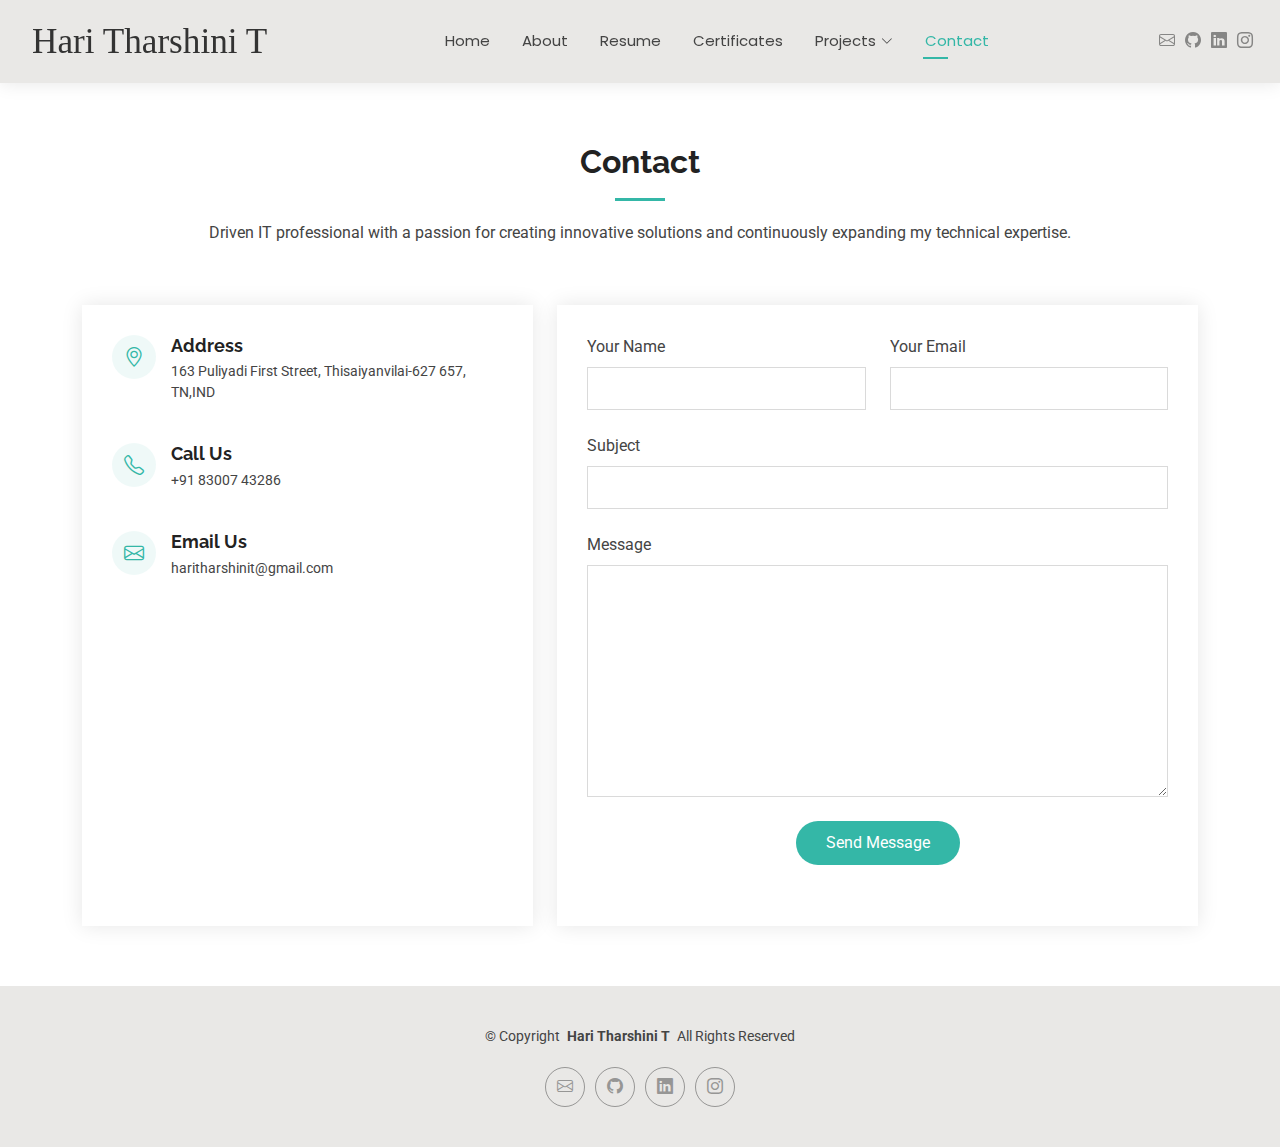
<file: contact.html>
<!DOCTYPE html>
<html lang="en">

<head>
  <meta charset="utf-8">
  <meta content="width=device-width, initial-scale=1.0" name="viewport">
  <title>Contact - Hari Tharshini T</title>
  <meta name="description" content="Aspiring tech enthusiast with a BSc in Information Technology, passionate about coding, project development.">
  <meta name="keywords" content="Hari Tharshini T - Contact Us">
  <meta name="robots" content="index, follow">

  <!-- Favicons -->
  <link rel="icon" type="image/png" sizes="32x32" href="assets/img/favicon-32x32.png">
  <link rel="icon" type="image/png" sizes="16x16" href="assets/img/favicon-16x16.png">
  <link rel="apple-touch-icon" sizes="180x180" href="assets/img/apple-touch-icon.png">
  <link rel="manifest" href="assets/img/site.webmanifest">

  <!-- Fonts -->
  <link href="https://fonts.googleapis.com" rel="preconnect">
  <link href="https://fonts.gstatic.com" rel="preconnect" crossorigin>
  <link href="https://fonts.googleapis.com/css2?family=Roboto:ital,wght@0,100;0,300;0,400;0,500;0,700;0,900;1,100;1,300;1,400;1,500;1,700;1,900&family=Poppins:ital,wght@0,100;0,200;0,300;0,400;0,500;0,600;0,700;0,800;0,900;1,100;1,200;1,300;1,400;1,500;1,600;1,700;1,800;1,900&family=Raleway:ital,wght@0,100;0,200;0,300;0,400;0,500;0,600;0,700;0,800;0,900;1,100;1,200;1,300;1,400;1,500;1,600;1,700;1,800;1,900&display=swap" rel="stylesheet">

  <!-- Vendor CSS Files -->
  <link href="assets/vendor/bootstrap/css/bootstrap.min.css" rel="stylesheet">
  <link href="assets/vendor/bootstrap-icons/bootstrap-icons.css" rel="stylesheet">
  <link href="assets/vendor/aos/aos.css" rel="stylesheet">
  <link href="assets/vendor/swiper/swiper-bundle.min.css" rel="stylesheet">
  <link href="assets/vendor/glightbox/css/glightbox.min.css" rel="stylesheet">

  <!-- Main CSS File -->
  <link href="assets/css/main.css" rel="stylesheet">

</head>

<body class="contact-page">

  <header id="header" class="header d-flex align-items-center light-background sticky-top">
    <div class="container-fluid position-relative d-flex align-items-center justify-content-between">

      <a href="index.html" class="logo d-flex align-items-center me-auto me-xl-0">
        <!-- Uncomment the line below if you also wish to use an image logo -->
        <!-- <img src="assets/img/logo.png" alt=""> -->
        <p class="sitename1">Hari Tharshini T</p>
      </a>

      <nav id="navmenu" class="navmenu">
        <ul>
          <li><a href="index.html">Home</a></li>
          <li><a href="about.html">About</a></li>
          <li><a href="resume.html">Resume</a></li>
          <li><a href="certificates.html">Certificates</a></li>
          <li class="dropdown"><a href="#"><span>Projects</span> <i class="bi bi-chevron-down toggle-dropdown"></i></a>
            <ul>
              <li><a href="fees.html">Fees Mgt System</a></li>
              <li><a href="parlour.html">Parlour Mgt System</a></li>
              <li><a href="smartclass.html">Class Booking System</a></li>
              <li><a href="ken.html">KENews</a></li>
              <li class="dropdown"><a href="#"><span>IShield</span> <i class="bi bi-chevron-down toggle-dropdown"></i></a>
                <ul>
                  <li><a href="ishieldweb.html">IShield Website</a></li>
                  <li><a href="ishieldapp.html">IShield App</a></li>
                  <!-- <li><a href="#">Deep Dropdown 3</a></li>
                  <li><a href="#">Deep Dropdown 4</a></li>
                  <li><a href="#">Deep Dropdown 5</a></li> -->
                </ul>
              </li>
            </ul>
          </li>
          <li><a href="contact.html" class="active">Contact</a></li>
        </ul>
        <i class="mobile-nav-toggle d-xl-none bi bi-list"></i>
      </nav>

      <div class="header-social-links">
        <a href="mailto:haritharshinit@gmail.com"><i class="bi bi-envelope"></i></a>
        <a href="https://www.github.com/thars2004"><i class="bi bi-github"></i></a>
        <a href="https://www.linkedin.com/in/hari-tharshini-t-589017241"><i class="bi bi-linkedin"></i></a>
        <a href="https://www.instagram.com/thars2004"><i class="bi bi-instagram"></i></a>
      </div>

    </div>
  </header>

  <main class="main">

    <!-- Contact Section -->
    <section id="contact" class="contact section">

      <!-- Section Title -->
      <div class="container section-title" data-aos="fade-up">
        <h2>Contact</h2>
        <p>Driven IT professional with a passion for creating innovative solutions and continuously expanding my technical expertise.</p>
      </div><!-- End Section Title -->

      <div class="container" data-aos="fade-up" data-aos-delay="100">

        <div class="row gy-4">

          <div class="col-lg-5">

            <div class="info-wrap">
              <div class="info-item d-flex" data-aos="fade-up" data-aos-delay="200">
                <i class="bi bi-geo-alt flex-shrink-0"></i>
                <div>
                  <h3>Address</h3>
                  <p>163 Puliyadi First Street, Thisaiyanvilai-627 657, TN,IND</p>
                </div>
              </div><!-- End Info Item -->

              <div class="info-item d-flex" data-aos="fade-up" data-aos-delay="300">
                <i class="bi bi-telephone flex-shrink-0"></i>
                <div>
                  <h3>Call Us</h3>
                  <p>+91 83007 43286</p>
                </div>
              </div><!-- End Info Item -->

              <div class="info-item d-flex" data-aos="fade-up" data-aos-delay="400">
                <i class="bi bi-envelope flex-shrink-0"></i>
                <div>
                  <h3>Email Us</h3>
                  <p>haritharshinit@gmail.com</p>
                </div>
              </div><!-- End Info Item -->

              <iframe
              width="100%"
              height="270"
              frameborder="0" 
              style="border:0" 
              src="https://www.google.com/maps?q=8.3343130,77.8717080&hl=es;z=14&output=embed" 
              allowfullscreen>
            </iframe>              
            </div>
          </div>

          <div class="col-lg-7">
            <form action="forms/contact.php" method="post" class="php-email-form" data-aos="fade-up" data-aos-delay="200">
              <div class="row gy-4">

                <div class="col-md-6">
                  <label for="name-field" class="pb-2">Your Name</label>
                  <input type="text" name="name" id="name-field" class="form-control" required="">
                </div>

                <div class="col-md-6">
                  <label for="email-field" class="pb-2">Your Email</label>
                  <input type="email" class="form-control" name="email" id="email-field" required="">
                </div>

                <div class="col-md-12">
                  <label for="subject-field" class="pb-2">Subject</label>
                  <input type="text" class="form-control" name="subject" id="subject-field" required="">
                </div>

                <div class="col-md-12">
                  <label for="message-field" class="pb-2">Message</label>
                  <textarea class="form-control" name="message" rows="10" id="message-field" required=""></textarea>
                </div>

                <div class="col-md-12 text-center">
                  <div class="loading">Loading</div>
                  <div class="error-message"></div>
                  <div class="sent-message">Your message has been sent. Thank you!</div>

                  <button type="submit">Send Message</button>
                </div>

              </div>
            </form>
          </div><!-- End Contact Form -->

        </div>

      </div>

    </section><!-- /Contact Section -->

  </main>

  <footer id="footer" class="footer light-background">

    <div class="container">
      <div class="copyright text-center ">
        <p>© <span>Copyright</span> <strong class="px-1 sitename">Hari Tharshini T</strong> <span>All Rights Reserved<br></span></p>
      </div>
      <div class="social-links d-flex justify-content-center">
        <a href="mailto:haritharshinit@gmail.com"><i class="bi bi-envelope"></i></a>
        <a href="https://www.github.com/thars2004"><i class="bi bi-github"></i></a>
        <a href="https://www.linkedin.com/in/hari-tharshini-t-589017241"><i class="bi bi-linkedin"></i></a>
        <a href="https://www.instagram.com/thars2004"><i class="bi bi-instagram"></i></a>
      </div>
    </div>

  </footer>

  <!-- Scroll Top -->
  <a href="#" id="scroll-top" class="scroll-top d-flex align-items-center justify-content-center"><i class="bi bi-arrow-up-short"></i></a>

  <!-- Preloader -->
  <div id="preloader"></div>

  <!-- Vendor JS Files -->
  <script src="assets/vendor/bootstrap/js/bootstrap.bundle.min.js"></script>
  <script src="assets/vendor/php-email-form/validate.js"></script>
  <script src="assets/vendor/aos/aos.js"></script>
  <script src="assets/vendor/waypoints/noframework.waypoints.js"></script>
  <script src="assets/vendor/purecounter/purecounter_vanilla.js"></script>
  <script src="assets/vendor/swiper/swiper-bundle.min.js"></script>
  <script src="assets/vendor/glightbox/js/glightbox.min.js"></script>
  <script src="assets/vendor/imagesloaded/imagesloaded.pkgd.min.js"></script>
  <script src="assets/vendor/isotope-layout/isotope.pkgd.min.js"></script>

  <!-- Main JS File -->
  <script src="assets/js/main.js"></script>

</body>

</html>
</file>
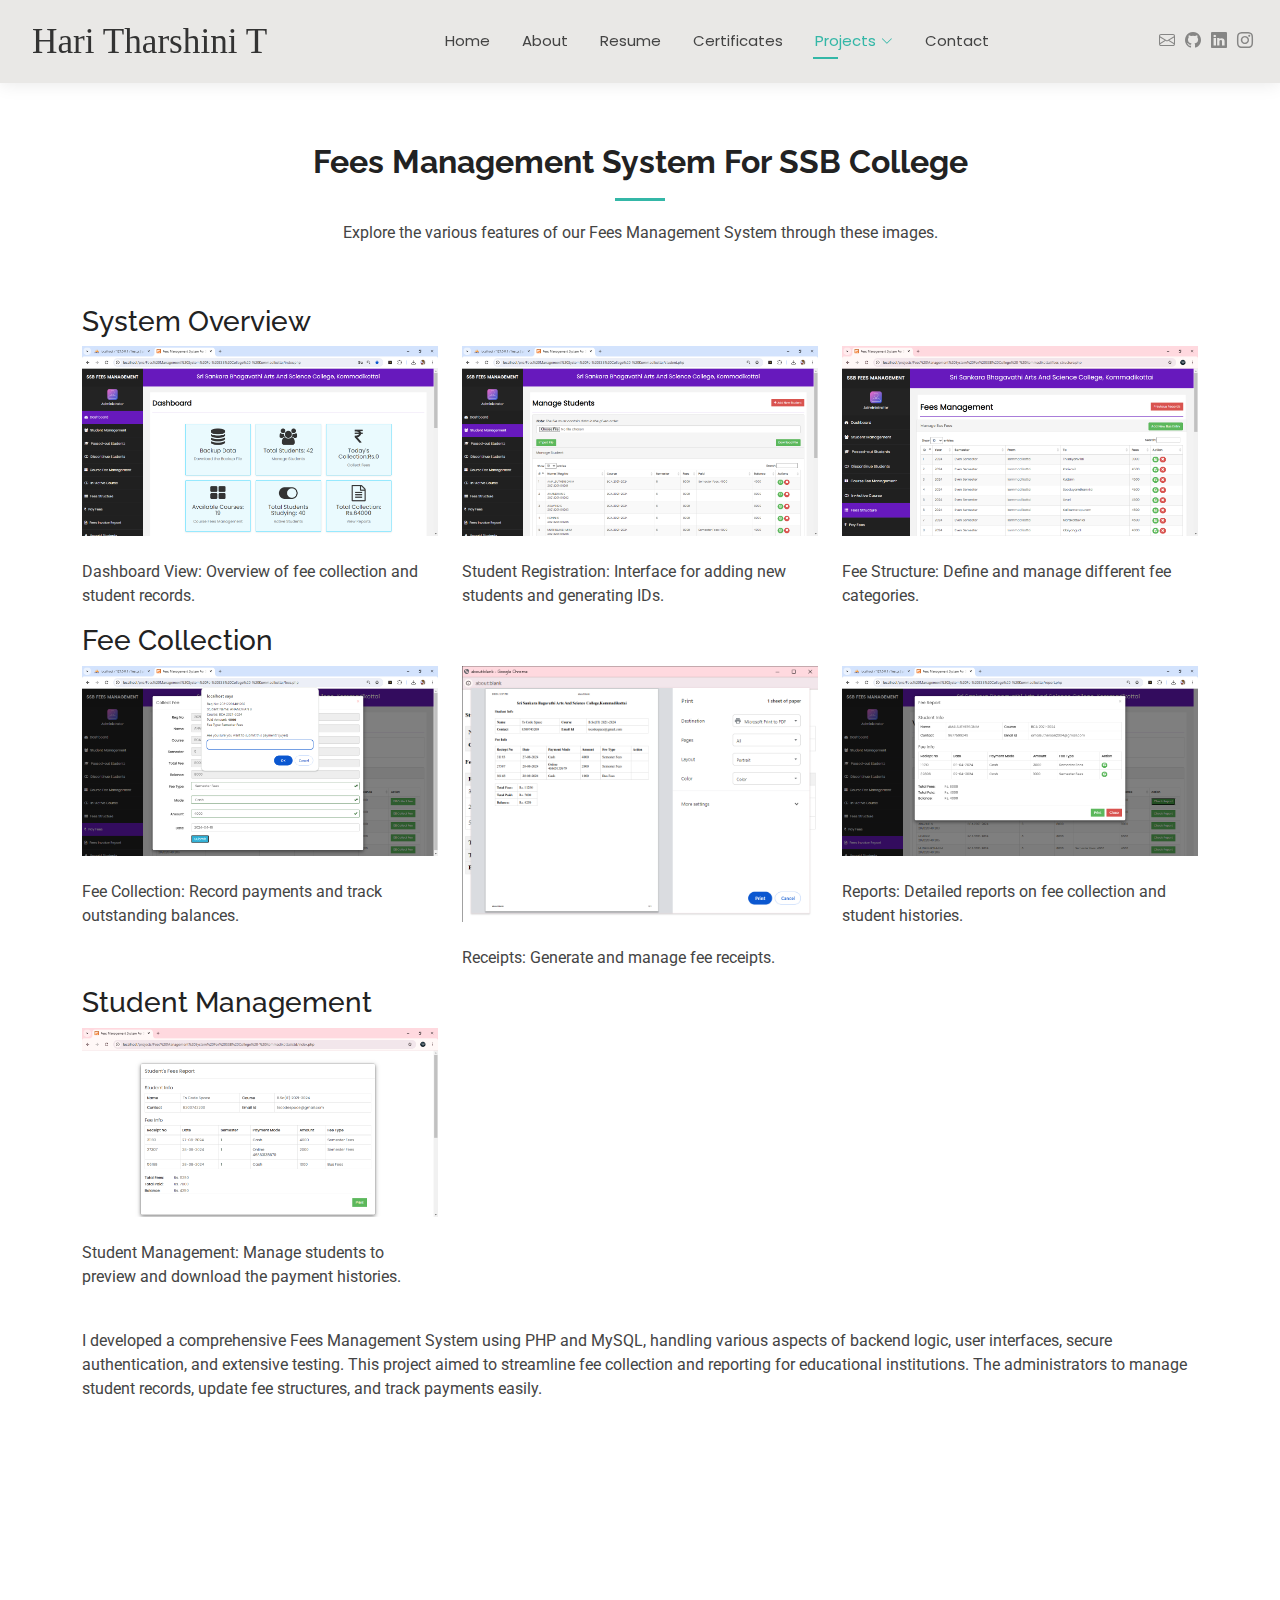
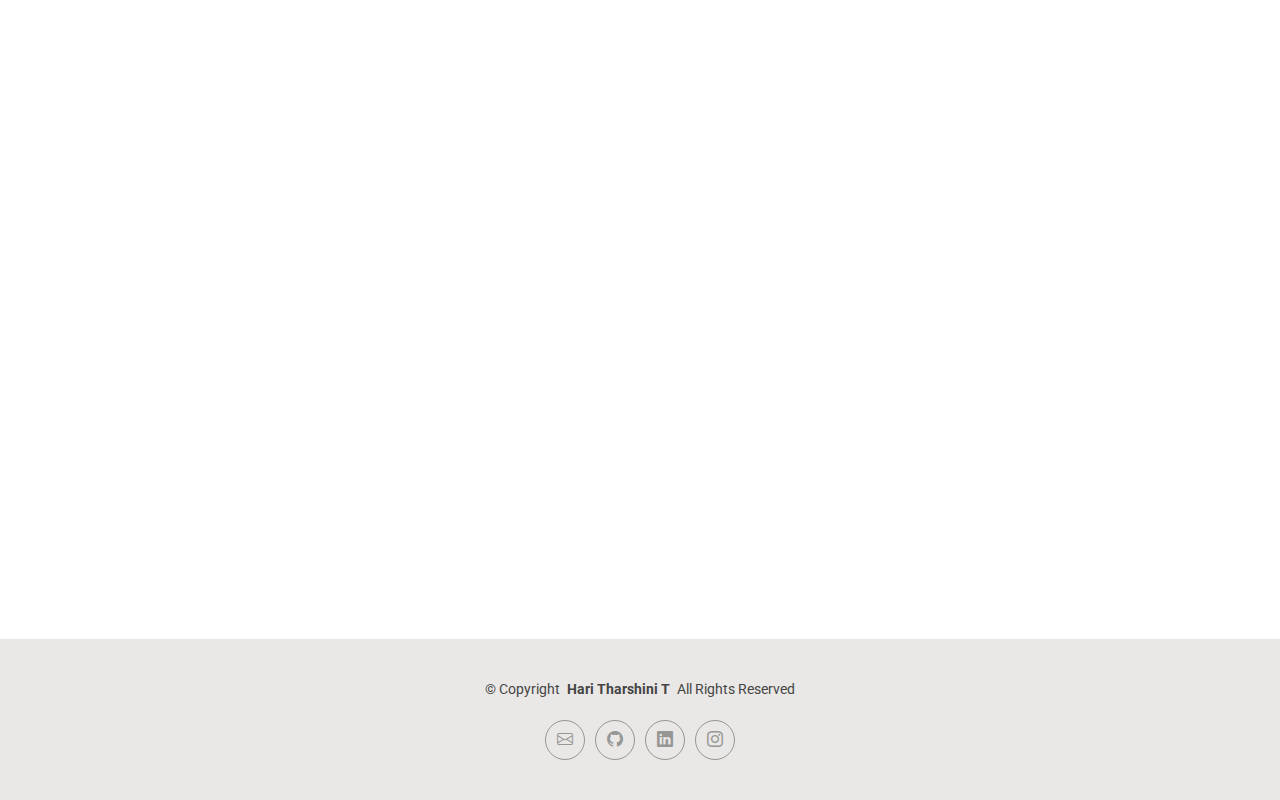
<file: fees.html>
<!DOCTYPE html>
<html lang="en">

<head>
  <meta charset="utf-8">
  <meta content="width=device-width, initial-scale=1.0" name="viewport">
  <title>Project - Hari Tharshini T</title>
  <meta name="description" content="Explore the various features of our Fees Management System through these images.">
  <meta name="keywords" content="Hari Tharshini T - Fees Management System For SSB College">
  <meta name="robots" content="index, follow">

  <!-- Favicons -->
  <link rel="icon" type="image/png" sizes="32x32" href="assets/img/favicon-32x32.png">
  <link rel="icon" type="image/png" sizes="16x16" href="assets/img/favicon-16x16.png">
  <link rel="apple-touch-icon" sizes="180x180" href="assets/img/apple-touch-icon.png">
  <link rel="manifest" href="assets/img/site.webmanifest">

  <!-- Fonts -->
  <link href="https://fonts.googleapis.com" rel="preconnect">
  <link href="https://fonts.gstatic.com" rel="preconnect" crossorigin>
  <link href="https://fonts.googleapis.com/css2?family=Roboto:ital,wght@0,100;0,300;0,400;0,500;0,700;0,900;1,100;1,300;1,400;1,500;1,700;1,900&family=Poppins:ital,wght@0,100;0,200;0,300;0,400;0,500;0,600;0,700;0,800;0,900;1,100;1,200;1,300;1,400;1,500;1,600;1,700;1,800;1,900&family=Raleway:ital,wght@0,100;0,200;0,300;0,400;0,500;0,600;0,700;0,800;0,900;1,100;1,200;1,300;1,400;1,500;1,600;1,700;1,800;1,900&display=swap" rel="stylesheet">

  <!-- Vendor CSS Files -->
  <link href="assets/vendor/bootstrap/css/bootstrap.min.css" rel="stylesheet">
  <link href="assets/vendor/bootstrap-icons/bootstrap-icons.css" rel="stylesheet">
  <link href="assets/vendor/aos/aos.css" rel="stylesheet">
  <link href="assets/vendor/swiper/swiper-bundle.min.css" rel="stylesheet">
  <link href="assets/vendor/glightbox/css/glightbox.min.css" rel="stylesheet">

  <!-- Main CSS File -->
  <link href="assets/css/main.css" rel="stylesheet">

</head>

<body class="starter-page-page">

  <header id="header" class="header d-flex align-items-center light-background sticky-top">
    <div class="container-fluid position-relative d-flex align-items-center justify-content-between">

      <a href="index.html" class="logo d-flex align-items-center me-auto me-xl-0">
        <!-- Uncomment the line below if you also wish to use an image logo -->
        <!-- <img src="assets/img/logo.png" alt=""> -->
        <p class="sitename1">Hari Tharshini T</p>
      </a>

      <nav id="navmenu" class="navmenu">
        <ul>
          <li><a href="index.html">Home</a></li>
          <li><a href="about.html">About</a></li>
          <li><a href="resume.html">Resume</a></li>
          <li><a href="certificates.html">Certificates</a></li>
          <li class="dropdown"><a href="#" class="active"><span>Projects</span> <i class="bi bi-chevron-down toggle-dropdown"></i></a>
            <ul>
              <li><a href="fees.html" class="active">Fees Mgt System</a></li>
              <li><a href="parlour.html">Parlour Mgt System</a></li>
              <li><a href="smartclass.html">Class Booking System</a></li>
              <li><a href="ken.html">KENews</a></li>
              <li class="dropdown"><a href="#"><span>IShield</span> <i class="bi bi-chevron-down toggle-dropdown"></i></a>
                <ul>
                  <li><a href="ishieldweb.html">IShield Website</a></li>
                  <li><a href="ishieldapp.html">IShield App</a></li>
                  <!-- <li><a href="#">Deep Dropdown 3</a></li>
                  <li><a href="#">Deep Dropdown 4</a></li>
                  <li><a href="#">Deep Dropdown 5</a></li> -->
                </ul>
              </li>
            </ul>
          </li>
          <li><a href="contact.html">Contact</a></li>
        </ul>
        <i class="mobile-nav-toggle d-xl-none bi bi-list"></i>
      </nav>

      <div class="header-social-links">
        <a href="mailto:haritharshinit@gmail.com"><i class="bi bi-envelope"></i></a>
        <a href="https://www.github.com/thars2004"><i class="bi bi-github"></i></a>
        <a href="https://www.linkedin.com/in/hari-tharshini-t-589017241"><i class="bi bi-linkedin"></i></a>
        <a href="https://www.instagram.com/thars2004"><i class="bi bi-instagram"></i></a>
      </div>

    </div>
  </header>

  <main class="main">
    <!-- Fees Management Section -->
    <section id="fees-management-section" class="fees-management-section section">
      <div class="container section-title" data-aos="fade-up">
        <h2>Fees Management System For SSB College</h2>
        <p>Explore the various features of our Fees Management System through these images.</p>
      </div>

      <div class="container" data-aos="fade-up">
        <h3>System Overview</h3>
        <div class="row">
          <div class="col-md-4">
            <img src="assets/img/fees-management/dashboard.png" alt="Dashboard View" class="img-fluid">
            <br><br><p class="image-caption">Dashboard View: Overview of fee collection and student records.</p>
          </div>
          <div class="col-md-4">
            <img src="assets/img/fees-management/student-registration.png" alt="Student Registration" class="img-fluid">
            <br><br><p class="image-caption">Student Registration: Interface for adding new students and generating IDs.</p>
          </div>
          <div class="col-md-4">
            <img src="assets/img/fees-management/fee-structure.png" alt="Fee Structure" class="img-fluid">
            <br><br><p class="image-caption">Fee Structure: Define and manage different fee categories.</p>
          </div>
        </div>

        <h3>Fee Collection</h3>
        <div class="row">
          <div class="col-md-4">
            <img src="assets/img/fees-management/fee-collection.png" alt="Fee Collection" class="img-fluid">
            <br><br><p class="image-caption">Fee Collection: Record payments and track outstanding balances.</p>
          </div>
          <div class="col-md-4">
            <img src="assets/img/fees-management/receipts.png" alt="Receipts" class="img-fluid">
            <br><br><p class="image-caption">Receipts: Generate and manage fee receipts.</p>
          </div>
          <div class="col-md-4">
            <img src="assets/img/fees-management/reports.png" alt="Reports" class="img-fluid">
            <br><br><p class="image-caption">Reports: Detailed reports on fee collection and student histories.</p>
          </div>
        </div>

        <h3>Student Management</h3>
        <div class="row">
          <div class="col-md-4">
            <img src="assets/img/fees-management/std-management.png" alt="Student Management" class="img-fluid">
            <br><br><p class="image-caption">Student Management: Manage students to preview and download the payment histories.</p>
          </div>
        </div>
        <br>
        <p>
            I developed a comprehensive Fees Management System using
PHP and MySQL, handling various aspects of backend logic,
user interfaces, secure authentication, and extensive testing.
This project aimed to streamline fee collection and reporting for
educational institutions. The administrators to manage student
records, update fee structures, and track payments easily.
        </p>
        <br><br>
          <div class="timeline-item" data-aos="fade-up">
        <h4>Features</h4>
        <p>
            1.	Automated Data Entry: The system will automate the process of student information, fee structures, and payment details entry, reducing errors and improving efficiency.
            <br><br>
2.	Enhanced Accessibility: The proposed system will provide secure and role-based access to fee-related information for administrators, office staff, and students, ensuring timely retrieval of accurate information.
<br><br>
3.	Standardized Fee Collection: The system will enforce standardized fee collection processes across departments or courses, ensuring consistency in fee amounts, payment modes, and record-keeping practices.
<br><br>
4.	Digital Transactions: The proposed system will facilitate digital fee payments through payment gateways, reducing manual handling of receipts and transaction records.
<br><br>
5.	Advanced Reporting Tools: The system will offer advanced reporting tools and analytics capabilities to track fee collections, student demographics, payment trends, and financial insights, enabling data-driven decision-making.
<br><br>
6.	Enhanced Security Measures: The proposed system will implement robust data security measures such as encryption, access controls, and regular backups to safeguard sensitive information and prevent data breaches.
<br><br>
7.	Integration Capabilities: The system will support integration with other academic management systems, financial software, or online payment gateways, enhancing automation and efficiency.
<br><br>
8.	Automated Notifications: The proposed system will automate fee reminders, payment notifications, overdue alerts, and communication processes to students or staff members, ensuring timely and accurate communication.
        </p>
        </div>
        <br><br>
          <div class="timeline-item" data-aos="fade-up">
        <h4>Download Source Code:</h4>
        <a href="https://github.com/thars2004/ssb-fees-sys">Fees Management System For College In PHP & MySQL</a>
        </div>
      </div>
    </section><!-- End Fees Management Section -->

  </main>

  <footer id="footer" class="footer light-background">

    <div class="container">
      <div class="copyright text-center ">
        <p>© <span>Copyright</span> <strong class="px-1 sitename">Hari Tharshini T</strong> <span>All Rights Reserved<br></span></p>
      </div>
      <div class="social-links d-flex justify-content-center">
        <a href="mailto:haritharshinit@gmail.com"><i class="bi bi-envelope"></i></a>
        <a href="https://www.github.com/thars2004"><i class="bi bi-github"></i></a>
        <a href="https://www.linkedin.com/in/hari-tharshini-t-589017241"><i class="bi bi-linkedin"></i></a>
        <a href="https://www.instagram.com/thars2004"><i class="bi bi-instagram"></i></a>
      </div>
    </div>

  </footer>

  <!-- Scroll Top -->
  <a href="#" id="scroll-top" class="scroll-top d-flex align-items-center justify-content-center"><i class="bi bi-arrow-up-short"></i></a>

  <!-- Preloader -->
  <div id="preloader"></div>

  <!-- Vendor JS Files -->
  <script src="assets/vendor/bootstrap/js/bootstrap.bundle.min.js"></script>
  <script src="assets/vendor/php-email-form/validate.js"></script>
  <script src="assets/vendor/aos/aos.js"></script>
  <script src="assets/vendor/waypoints/noframework.waypoints.js"></script>
  <script src="assets/vendor/purecounter/purecounter_vanilla.js"></script>
  <script src="assets/vendor/swiper/swiper-bundle.min.js"></script>
  <script src="assets/vendor/glightbox/js/glightbox.min.js"></script>
  <script src="assets/vendor/imagesloaded/imagesloaded.pkgd.min.js"></script>
  <script src="assets/vendor/isotope-layout/isotope.pkgd.min.js"></script>

  <!-- Main JS File -->
  <script src="assets/js/main.js"></script>

</body>

</html>
</file>
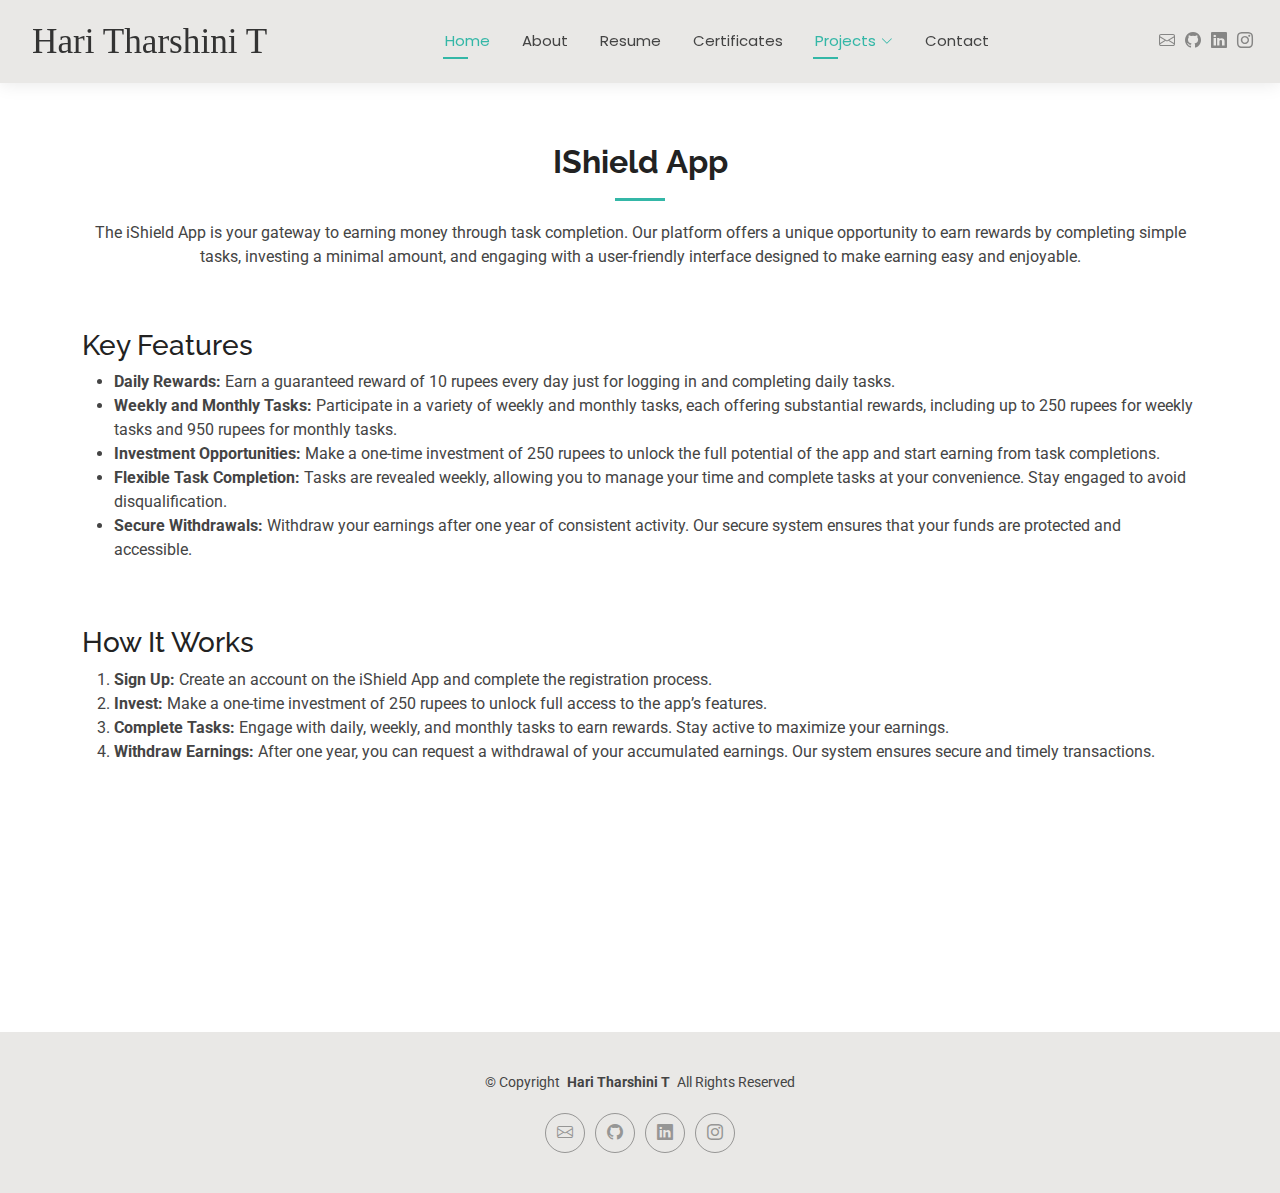
<file: ishieldapp.html>
<!DOCTYPE html>
<html lang="en">

<head>
  <meta charset="utf-8">
  <meta content="width=device-width, initial-scale=1.0" name="viewport">
  <title>Home - Hari Tharshini T</title>
  <meta name="description" content="iShield App - A platform to earn money by completing daily, weekly, and monthly tasks. Join now to start earning!">
  <meta name="keywords" content="Hari Tharshini T - iShield App, earn money, tasks, daily rewards, investment, online income">

  <meta name="robots" content="index, follow">
  <!-- Favicons -->
  <link rel="icon" type="image/png" sizes="32x32" href="assets/img/favicon-32x32.png">
  <link rel="icon" type="image/png" sizes="16x16" href="assets/img/favicon-16x16.png">
  <link rel="apple-touch-icon" sizes="180x180" href="assets/img/apple-touch-icon.png">
  <link rel="manifest" href="assets/img/site.webmanifest">

  <!-- Fonts -->
  <link href="https://fonts.googleapis.com" rel="preconnect">
  <link href="https://fonts.gstatic.com" rel="preconnect" crossorigin>
  <link href="https://fonts.googleapis.com/css2?family=Roboto:ital,wght@0,100;0,300;0,400;0,500;0,700;0,900;1,100;1,300;1,400;1,500;1,700;1,900&family=Poppins:ital,wght@0,100;0,200;0,300;0,400;0,500;0,600;0,700;0,800;0,900;1,100;1,200;1,300;1,400;1,500;1,600;1,700;1,800;1,900&family=Raleway:ital,wght@0,100;0,200;0,300;0,400;0,500;0,600;0,700;0,800;0,900;1,100;1,200;1,300;1,400;1,500;1,600;1,700;1,800;1,900&display=swap" rel="stylesheet">

  <!-- Vendor CSS Files -->
  <link href="assets/vendor/bootstrap/css/bootstrap.min.css" rel="stylesheet">
  <link href="assets/vendor/bootstrap-icons/bootstrap-icons.css" rel="stylesheet">
  <link href="assets/vendor/aos/aos.css" rel="stylesheet">
  <link href="assets/vendor/swiper/swiper-bundle.min.css" rel="stylesheet">
  <link href="assets/vendor/glightbox/css/glightbox.min.css" rel="stylesheet">

  <!-- Main CSS File -->
  <link href="assets/css/main.css" rel="stylesheet">

</head>

<body class="index-page">

  <header id="header" class="header d-flex align-items-center light-background sticky-top">
    <div class="container-fluid position-relative d-flex align-items-center justify-content-between">

      <a href="index.html" class="logo d-flex align-items-center me-auto me-xl-0">
        <!-- Uncomment the line below if you also wish to use an image logo -->
        <!-- <img src="assets/img/logo.png" alt=""> -->
        <p class="sitename1">Hari Tharshini T</p>
      </a>

      <nav id="navmenu" class="navmenu">
        <ul>
          <li><a href="index.html" class="active">Home</a></li>
          <li><a href="about.html">About</a></li>
          <li><a href="resume.html">Resume</a></li>
          <li><a href="certificates.html">Certificates</a></li>
          <li class="dropdown"><a href="#" class="active"><span>Projects</span> <i class="bi bi-chevron-down toggle-dropdown"></i></a>
            <ul>
              <li><a href="fees.html">Fees Mgt System</a></li>
              <li><a href="parlour.html">Parlour Mgt System</a></li>
              <li><a href="smartclass.html">Class Booking System</a></li>
              <li><a href="ken.html">KENews</a></li>
              <li class="dropdown"><a href="#" class="active"><span>IShield</span> <i class="bi bi-chevron-down toggle-dropdown"></i></a>
                <ul>
                  <li><a href="ishieldweb.html">IShield Website</a></li>
                  <li><a href="ishieldapp.html" class="active">IShield App</a></li>
                  <!-- <li><a href="#">Deep Dropdown 3</a></li>
                  <li><a href="#">Deep Dropdown 4</a></li>
                  <li><a href="#">Deep Dropdown 5</a></li> -->
                </ul>
              </li>
            </ul>
          </li>
          <li><a href="contact.html">Contact</a></li>
        </ul>
        <i class="mobile-nav-toggle d-xl-none bi bi-list"></i>
      </nav>

      <div class="header-social-links">
        <a href="mailto:haritharshinit@gmail.com"><i class="bi bi-envelope"></i></a>
        <a href="https://www.github.com/thars2004"><i class="bi bi-github"></i></a>
        <a href="https://www.linkedin.com/in/hari-tharshini-t-589017241"><i class="bi bi-linkedin"></i></a>
        <a href="https://www.instagram.com/thars2004"><i class="bi bi-instagram"></i></a>
      </div>

    </div>
  </header>

  <main class="main">

    <!-- iShield App Overview Section -->
    <section id="about-iShield" class="about-iShield section">
      <div class="container section-title" data-aos="fade-up">
        <h2>IShield App</h2>
        <p>The iShield App is your gateway to earning money through task completion. Our platform offers a unique opportunity to earn rewards by completing simple tasks, investing a minimal amount, and engaging with a user-friendly interface designed to make earning easy and enjoyable.</p>
      </div>

        <div class="container" data-aos="fade-up">
          <h3>Key Features</h3>
          <ul>
            <li><strong>Daily Rewards:</strong> Earn a guaranteed reward of 10 rupees every day just for logging in and completing daily tasks.</li>
            <li><strong>Weekly and Monthly Tasks:</strong> Participate in a variety of weekly and monthly tasks, each offering substantial rewards, including up to 250 rupees for weekly tasks and 950 rupees for monthly tasks.</li>
            <li><strong>Investment Opportunities:</strong> Make a one-time investment of 250 rupees to unlock the full potential of the app and start earning from task completions.</li>
            <li><strong>Flexible Task Completion:</strong> Tasks are revealed weekly, allowing you to manage your time and complete tasks at your convenience. Stay engaged to avoid disqualification.</li>
            <li><strong>Secure Withdrawals:</strong> Withdraw your earnings after one year of consistent activity. Our secure system ensures that your funds are protected and accessible.</li>
          </ul>
        </div>
        <br><br>
        <div class="container" data-aos="fade-up">
          <h3>How It Works</h3>
          <ol>
            <li><strong>Sign Up:</strong> Create an account on the iShield App and complete the registration process.</li>
            <li><strong>Invest:</strong> Make a one-time investment of 250 rupees to unlock full access to the app’s features.</li>
            <li><strong>Complete Tasks:</strong> Engage with daily, weekly, and monthly tasks to earn rewards. Stay active to maximize your earnings.</li>
            <li><strong>Withdraw Earnings:</strong> After one year, you can request a withdrawal of your accumulated earnings. Our system ensures secure and timely transactions.</li>
          </ol>
        </div>
      <br><br>
        <div class="container text-center" data-aos="fade-up">
          <h3>Join iShield Today!</h3>
          <p>Don’t miss out on the opportunity to earn money through simple tasks. Join iShield now and start your journey towards financial rewards. For more information, visit our official website at <a href="https://ishield.ltd/" target="_blank" rel="noopener noreferrer">iShield Ltd</a>.</p>
          <a href="https://app.ishield.ltd/" class="btn btn-primary" target="_blank" rel="noopener noreferrer">Get Started</a>
        </div>
      </section><!-- End Call to Action Section -->

    </section><!-- End iShield App Overview Section -->

  </main>

  <footer id="footer" class="footer light-background">

    <div class="container">
      <div class="copyright text-center ">
        <p>© <span>Copyright</span> <strong class="px-1 sitename">Hari Tharshini T</strong> <span>All Rights Reserved<br></span></p>
      </div>
      <div class="social-links d-flex justify-content-center">
        <a href="mailto:haritharshinit@gmail.com"><i class="bi bi-envelope"></i></a>
        <a href="https://www.github.com/thars2004"><i class="bi bi-github"></i></a>
        <a href="https://www.linkedin.com/in/hari-tharshini-t-589017241"><i class="bi bi-linkedin"></i></a>
        <a href="https://www.instagram.com/thars2004"><i class="bi bi-instagram"></i></a>
      </div>
    </div>

  </footer>

  <!-- Scroll Top -->
  <a href="#" id="scroll-top" class="scroll-top d-flex align-items-center justify-content-center"><i class="bi bi-arrow-up-short"></i></a>

  <!-- Preloader -->
  <div id="preloader"></div>

  <!-- Vendor JS Files -->
  <script src="assets/vendor/bootstrap/js/bootstrap.bundle.min.js"></script>
  <script src="assets/vendor/php-email-form/validate.js"></script>
  <script src="assets/vendor/aos/aos.js"></script>
  <script src="assets/vendor/waypoints/noframework.waypoints.js"></script>
  <script src="assets/vendor/purecounter/purecounter_vanilla.js"></script>
  <script src="assets/vendor/swiper/swiper-bundle.min.js"></script>
  <script src="assets/vendor/glightbox/js/glightbox.min.js"></script>
  <script src="assets/vendor/imagesloaded/imagesloaded.pkgd.min.js"></script>
  <script src="assets/vendor/isotope-layout/isotope.pkgd.min.js"></script>

  <!-- Main JS File -->
  <script src="assets/js/main.js"></script>

</body>

</html>
</file>
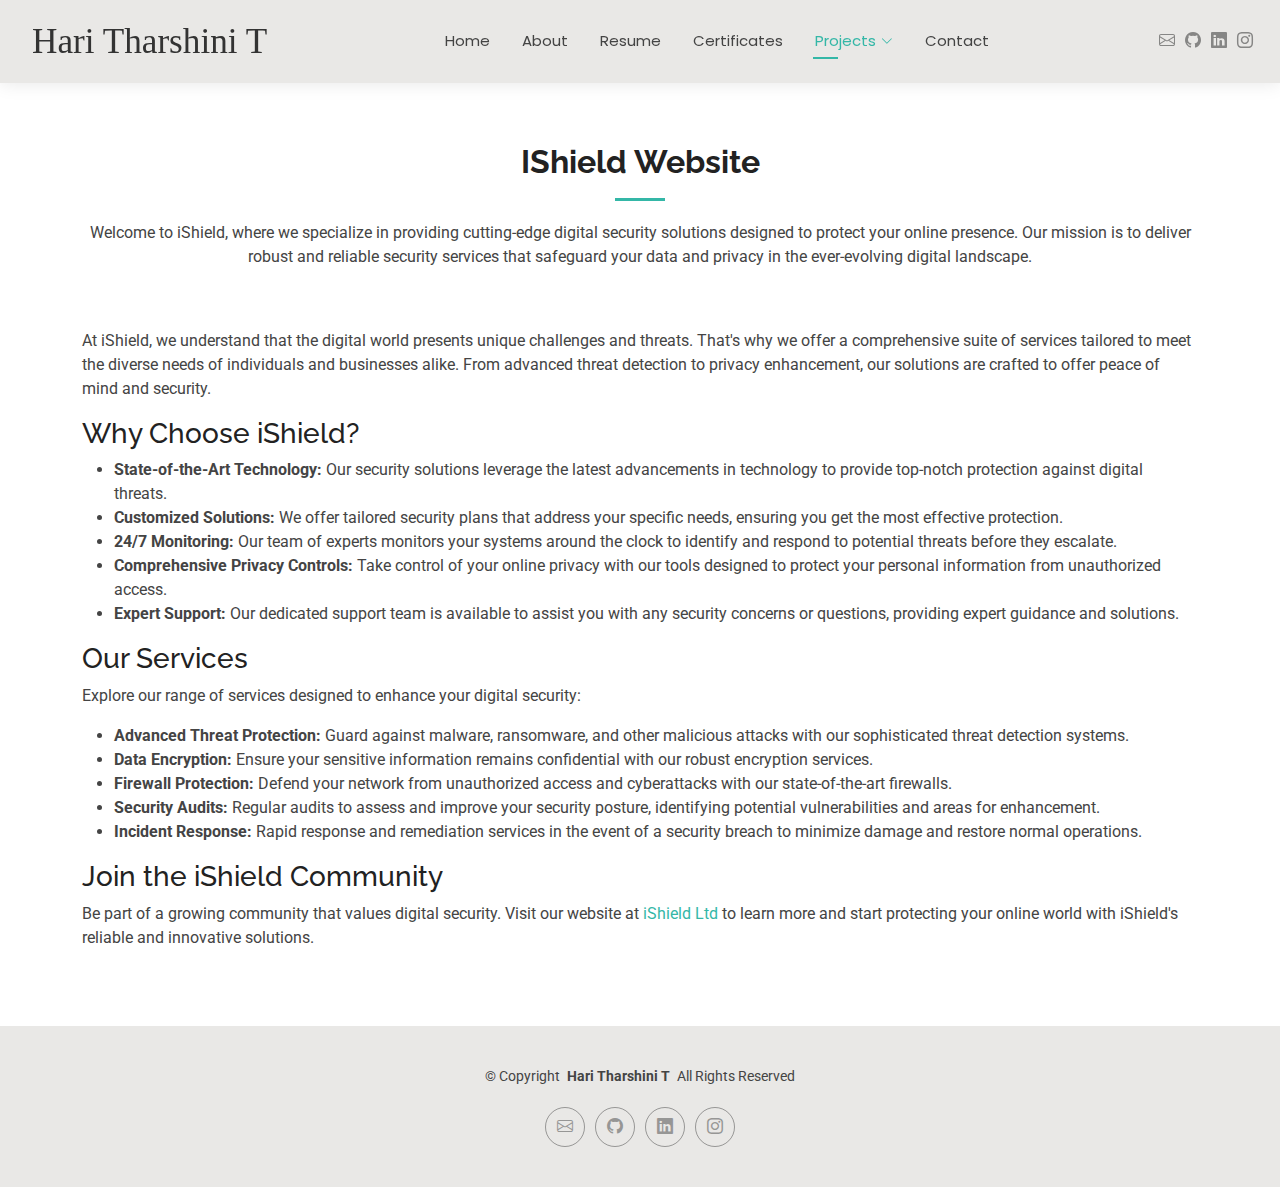
<file: ishieldweb.html>
<!DOCTYPE html>
<html lang="en">

<head>
  <meta charset="utf-8">
  <meta content="width=device-width, initial-scale=1.0" name="viewport">
  <title>Project - Hari Tharshini T</title>
  <meta name="description" content="iShield is your go-to platform for protecting your digital assets and ensuring online security.">
  <meta name="keywords" content="Hari Tharshini T - iShield, online security, digital protection, cybersecurity">

  <meta name="robots" content="index, follow">

  <!-- Favicons -->
  <link rel="icon" type="image/png" sizes="32x32" href="assets/img/favicon-32x32.png">
  <link rel="icon" type="image/png" sizes="16x16" href="assets/img/favicon-16x16.png">
  <link rel="apple-touch-icon" sizes="180x180" href="assets/img/apple-touch-icon.png">
  <link rel="manifest" href="assets/img/site.webmanifest">

  <!-- Fonts -->
  <link href="https://fonts.googleapis.com" rel="preconnect">
  <link href="https://fonts.gstatic.com" rel="preconnect" crossorigin>
  <link href="https://fonts.googleapis.com/css2?family=Roboto:ital,wght@0,100;0,300;0,400;0,500;0,700;0,900;1,100;1,300;1,400;1,500;1,700;1,900&family=Poppins:ital,wght@0,100;0,200;0,300;0,400;0,500;0,600;0,700;0,800;0,900;1,100;1,200;1,300;1,400;1,500;1,600;1,700;1,800;1,900&family=Raleway:ital,wght@0,100;0,200;0,300;0,400;0,500;0,600;0,700;0,800;0,900;1,100;1,200;1,300;1,400;1,500;1,600;1,700;1,800;1,900&display=swap" rel="stylesheet">

  <!-- Vendor CSS Files -->
  <link href="assets/vendor/bootstrap/css/bootstrap.min.css" rel="stylesheet">
  <link href="assets/vendor/bootstrap-icons/bootstrap-icons.css" rel="stylesheet">
  <link href="assets/vendor/aos/aos.css" rel="stylesheet">
  <link href="assets/vendor/swiper/swiper-bundle.min.css" rel="stylesheet">
  <link href="assets/vendor/glightbox/css/glightbox.min.css" rel="stylesheet">

  <!-- Main CSS File -->
  <link href="assets/css/main.css" rel="stylesheet">

</head>

<body class="starter-page-page">

  <header id="header" class="header d-flex align-items-center light-background sticky-top">
    <div class="container-fluid position-relative d-flex align-items-center justify-content-between">

      <a href="index.html" class="logo d-flex align-items-center me-auto me-xl-0">
        <!-- Uncomment the line below if you also wish to use an image logo -->
        <!-- <img src="assets/img/logo.png" alt=""> -->
        <p class="sitename1">Hari Tharshini T</p>
      </a>

      <nav id="navmenu" class="navmenu">
        <ul>
          <li><a href="index.html">Home</a></li>
          <li><a href="about.html">About</a></li>
          <li><a href="resume.html">Resume</a></li>
          <li><a href="certificates.html">Certificates</a></li>
          <li class="dropdown"><a href="#" class="active"><span>Projects</span> <i class="bi bi-chevron-down toggle-dropdown"></i></a>
            <ul>
              <li><a href="fees.html">Fees Mgt System</a></li>
              <li><a href="parlour.html">Parlour Mgt System</a></li>
              <li><a href="smartclass.html">Class Booking System</a></li>
              <li><a href="ken.html">KENews</a></li>
              <li class="dropdown"><a href="#" class="active"><span>IShield</span> <i class="bi bi-chevron-down toggle-dropdown"></i></a>
                <ul>
                  <li><a href="ishieldweb.html" class="active">IShield Website</a></li>
                  <li><a href="ishieldapp.html">IShield App</a></li>
                  <!-- <li><a href="#">Deep Dropdown 3</a></li>
                  <li><a href="#">Deep Dropdown 4</a></li>
                  <li><a href="#">Deep Dropdown 5</a></li> -->
                </ul>
              </li>
            </ul>
          </li>
          <li><a href="contact.html">Contact</a></li>
        </ul>
        <i class="mobile-nav-toggle d-xl-none bi bi-list"></i>
      </nav>

      <div class="header-social-links">
        <a href="mailto:haritharshinit@gmail.com"><i class="bi bi-envelope"></i></a>
        <a href="https://www.github.com/thars2004"><i class="bi bi-github"></i></a>
        <a href="https://www.linkedin.com/in/hari-tharshini-t-589017241"><i class="bi bi-linkedin"></i></a>
        <a href="https://www.instagram.com/thars2004"><i class="bi bi-instagram"></i></a>
      </div>

    </div>
  </header>

  <main class="main">

    <!-- About iShield Section -->
    <section id="about-iShield" class="about-iShield section">
  
      <!-- Section Title -->
      <div class="container section-title" data-aos="fade-up">
        <h2>IShield Website</h2>
        <p>Welcome to iShield, where we specialize in providing cutting-edge digital security solutions designed to protect your online presence. Our mission is to deliver robust and reliable security services that safeguard your data and privacy in the ever-evolving digital landscape.</p>
      </div><!-- End Section Title -->
  
      <div class="container" data-aos="fade-up">
        <p>At iShield, we understand that the digital world presents unique challenges and threats. That's why we offer a comprehensive suite of services tailored to meet the diverse needs of individuals and businesses alike. From advanced threat detection to privacy enhancement, our solutions are crafted to offer peace of mind and security.</p>
  
        <h3>Why Choose iShield?</h3>
        <ul>
          <li><strong>State-of-the-Art Technology:</strong> Our security solutions leverage the latest advancements in technology to provide top-notch protection against digital threats.</li>
          <li><strong>Customized Solutions:</strong> We offer tailored security plans that address your specific needs, ensuring you get the most effective protection.</li>
          <li><strong>24/7 Monitoring:</strong> Our team of experts monitors your systems around the clock to identify and respond to potential threats before they escalate.</li>
          <li><strong>Comprehensive Privacy Controls:</strong> Take control of your online privacy with our tools designed to protect your personal information from unauthorized access.</li>
          <li><strong>Expert Support:</strong> Our dedicated support team is available to assist you with any security concerns or questions, providing expert guidance and solutions.</li>
        </ul>
  
        <h3>Our Services</h3>
        <p>Explore our range of services designed to enhance your digital security:</p>
        <ul>
          <li><strong>Advanced Threat Protection:</strong> Guard against malware, ransomware, and other malicious attacks with our sophisticated threat detection systems.</li>
          <li><strong>Data Encryption:</strong> Ensure your sensitive information remains confidential with our robust encryption services.</li>
          <li><strong>Firewall Protection:</strong> Defend your network from unauthorized access and cyberattacks with our state-of-the-art firewalls.</li>
          <li><strong>Security Audits:</strong> Regular audits to assess and improve your security posture, identifying potential vulnerabilities and areas for enhancement.</li>
          <li><strong>Incident Response:</strong> Rapid response and remediation services in the event of a security breach to minimize damage and restore normal operations.</li>
        </ul>
  
        <h3>Join the iShield Community</h3>
        <p>Be part of a growing community that values digital security. Visit our website at <a href="https://ishield.ltd/" target="_blank" rel="noopener noreferrer">iShield Ltd</a> to learn more and start protecting your online world with iShield's reliable and innovative solutions.</p>
      </div>
  
    </section><!-- /About iShield Section -->
  
  </main>
  

  <footer id="footer" class="footer light-background">

    <div class="container">
      <div class="copyright text-center ">
        <p>© <span>Copyright</span> <strong class="px-1 sitename">Hari Tharshini T</strong> <span>All Rights Reserved<br></span></p>
      </div>
      <div class="social-links d-flex justify-content-center">
        <a href="mailto:haritharshinit@gmail.com"><i class="bi bi-envelope"></i></a>
        <a href="https://www.github.com/thars2004"><i class="bi bi-github"></i></a>
        <a href="https://www.linkedin.com/in/hari-tharshini-t-589017241"><i class="bi bi-linkedin"></i></a>
        <a href="https://www.instagram.com/thars2004"><i class="bi bi-instagram"></i></a>
      </div>
    </div>

  </footer>

  <!-- Scroll Top -->
  <a href="#" id="scroll-top" class="scroll-top d-flex align-items-center justify-content-center"><i class="bi bi-arrow-up-short"></i></a>

  <!-- Preloader -->
  <div id="preloader"></div>

  <!-- Vendor JS Files -->
  <script src="assets/vendor/bootstrap/js/bootstrap.bundle.min.js"></script>
  <script src="assets/vendor/php-email-form/validate.js"></script>
  <script src="assets/vendor/aos/aos.js"></script>
  <script src="assets/vendor/waypoints/noframework.waypoints.js"></script>
  <script src="assets/vendor/purecounter/purecounter_vanilla.js"></script>
  <script src="assets/vendor/swiper/swiper-bundle.min.js"></script>
  <script src="assets/vendor/glightbox/js/glightbox.min.js"></script>
  <script src="assets/vendor/imagesloaded/imagesloaded.pkgd.min.js"></script>
  <script src="assets/vendor/isotope-layout/isotope.pkgd.min.js"></script>

  <!-- Main JS File -->
  <script src="assets/js/main.js"></script>

</body>

</html>
</file>
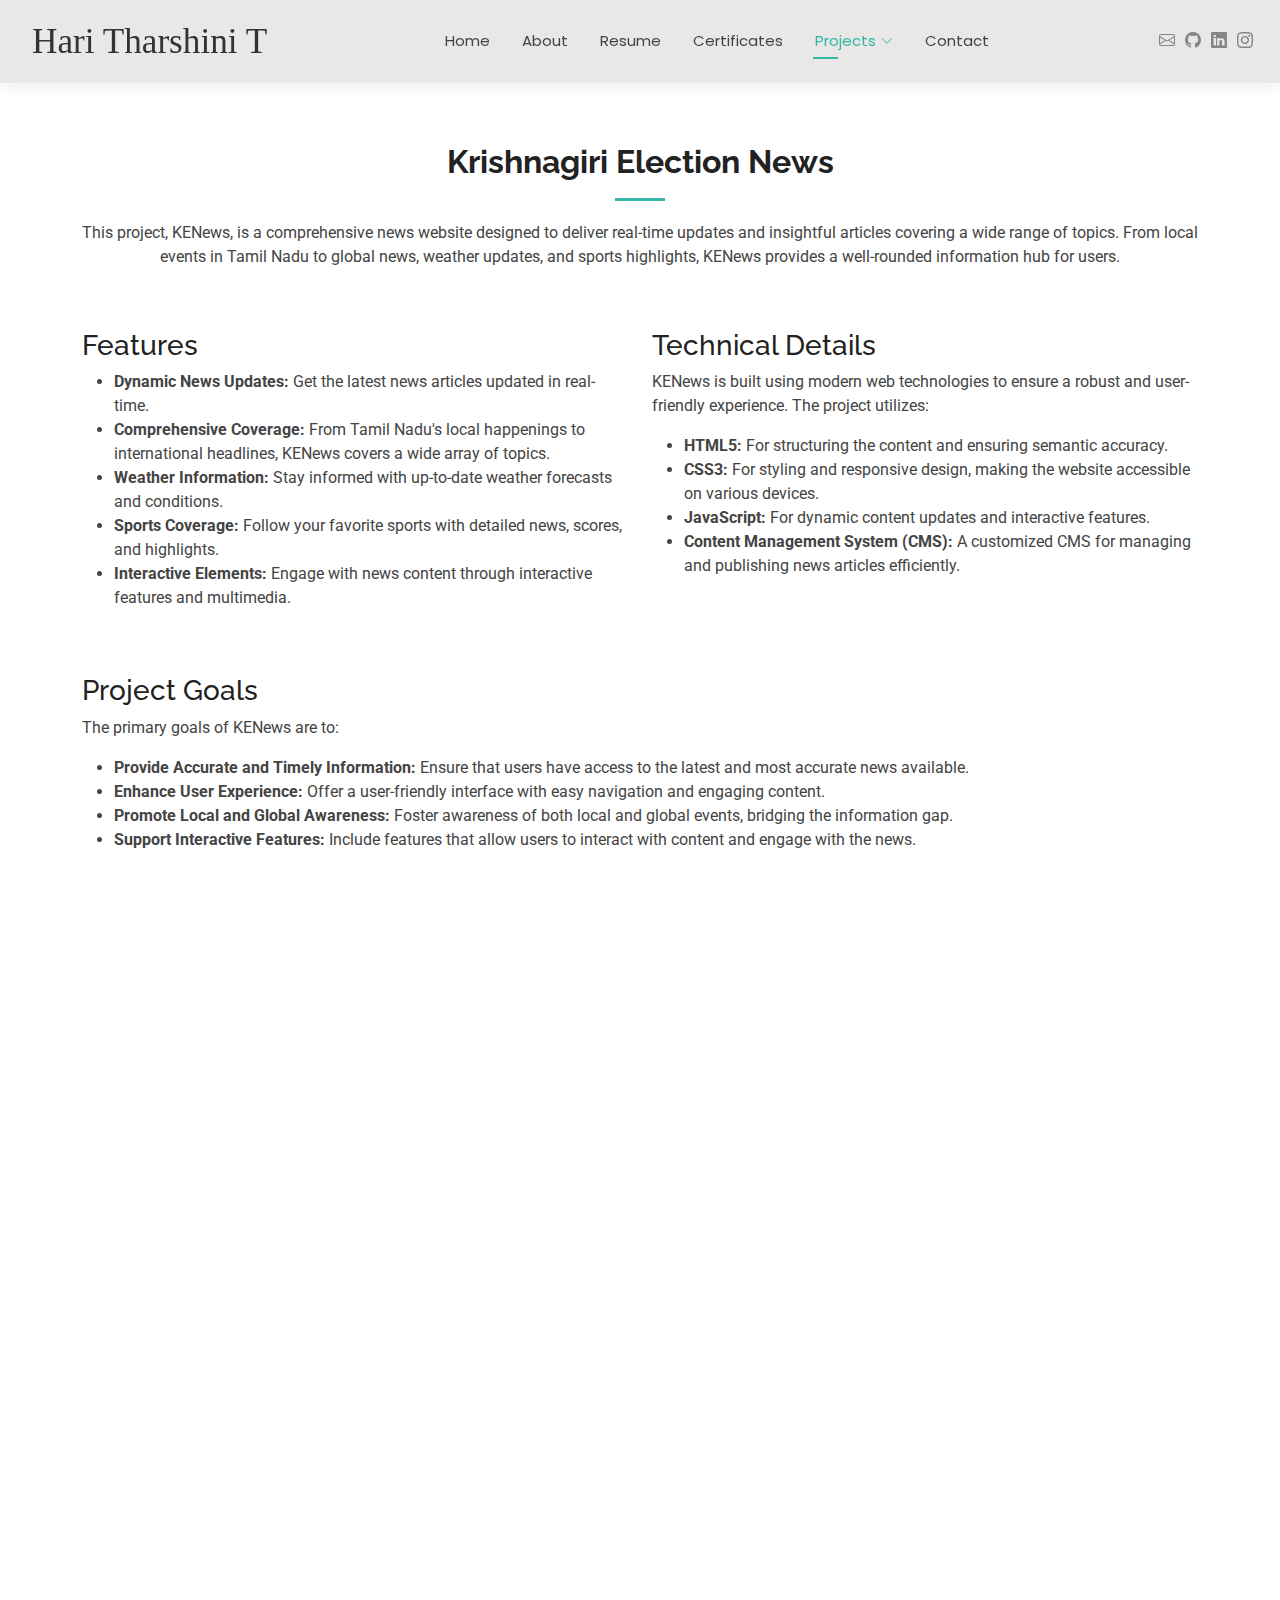
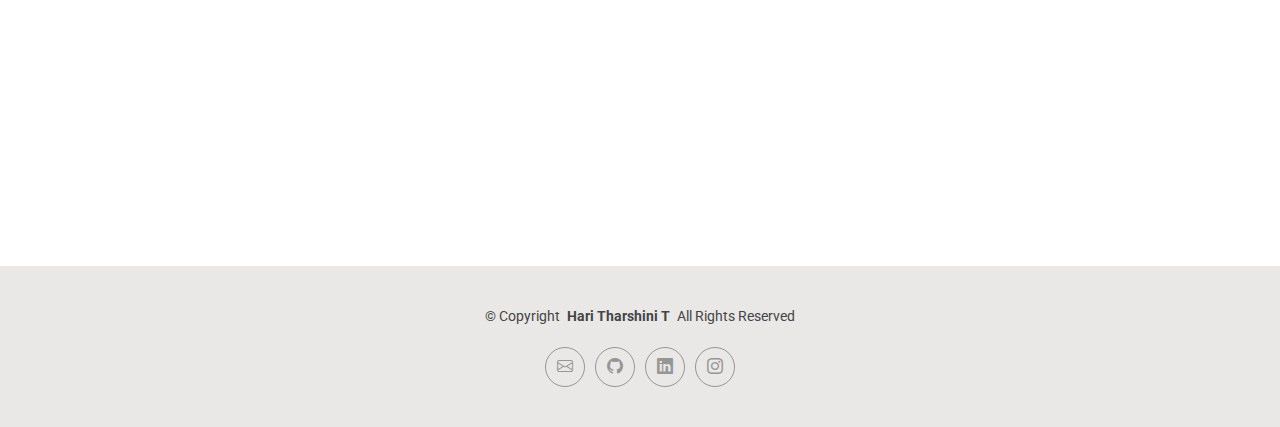
<file: ken.html>
<!DOCTYPE html>
<html lang="en">

<head>
  <meta charset="utf-8">
  <meta content="width=device-width, initial-scale=1.0" name="viewport">
  <title>Project - Hari Tharshini T</title>
  <meta name="description" content="KENews - Your go-to source for news in Tamil Nadu, India, world events, weather updates, and sports.">
  <meta name="keywords" content="Hari Tharshini T - KENews, Tamil Nadu News, India, World, Weather, Sports">
  <meta name="robots" content="index, follow">

  <!-- Favicons -->
  <link rel="icon" type="image/png" sizes="32x32" href="assets/img/favicon-32x32.png">
  <link rel="icon" type="image/png" sizes="16x16" href="assets/img/favicon-16x16.png">
  <link rel="apple-touch-icon" sizes="180x180" href="assets/img/apple-touch-icon.png">
  <link rel="manifest" href="assets/img/site.webmanifest">

  <!-- Fonts -->
  <link href="https://fonts.googleapis.com" rel="preconnect">
  <link href="https://fonts.gstatic.com" rel="preconnect" crossorigin>
  <link href="https://fonts.googleapis.com/css2?family=Roboto:ital,wght@0,100;0,300;0,400;0,500;0,700;0,900;1,100;1,300;1,400;1,500;1,700;1,900&family=Poppins:ital,wght@0,100;0,200;0,300;0,400;0,500;0,600;0,700;0,800;0,900;1,100;1,200;1,300;1,400;1,500;1,600;1,700;1,800;1,900&family=Raleway:ital,wght@0,100;0,200;0,300;0,400;0,500;0,600;0,700;0,800;0,900;1,100;1,200;1,300;1,400;1,500;1,600;1,700;1,800;1,900&display=swap" rel="stylesheet">

  <!-- Vendor CSS Files -->
  <link href="assets/vendor/bootstrap/css/bootstrap.min.css" rel="stylesheet">
  <link href="assets/vendor/bootstrap-icons/bootstrap-icons.css" rel="stylesheet">
  <link href="assets/vendor/aos/aos.css" rel="stylesheet">
  <link href="assets/vendor/swiper/swiper-bundle.min.css" rel="stylesheet">
  <link href="assets/vendor/glightbox/css/glightbox.min.css" rel="stylesheet">

  <!-- Main CSS File -->
  <link href="assets/css/main.css" rel="stylesheet">

</head>

<body class="starter-page-page">

  <header id="header" class="header d-flex align-items-center light-background sticky-top">
    <div class="container-fluid position-relative d-flex align-items-center justify-content-between">

      <a href="index.html" class="logo d-flex align-items-center me-auto me-xl-0">
        <!-- Uncomment the line below if you also wish to use an image logo -->
        <!-- <img src="assets/img/logo.png" alt=""> -->
        <p class="sitename1">Hari Tharshini T</p>
      </a>

      <nav id="navmenu" class="navmenu">
        <ul>
          <li><a href="index.html">Home</a></li>
          <li><a href="about.html">About</a></li>
          <li><a href="resume.html">Resume</a></li>
          <li><a href="certificates.html">Certificates</a></li>
          <li class="dropdown"><a href="#" class="active"><span>Projects</span> <i class="bi bi-chevron-down toggle-dropdown"></i></a>
            <ul>
              <li><a href="fees.html">Fees Mgt System</a></li>
              <li><a href="parlour.html">Parlour Mgt System</a></li>
              <li><a href="smartclass.html">Class Booking System</a></li>
              <li><a href="ken.html" class="active">KENews</a></li>
              <li class="dropdown"><a href="#"><span>IShield</span> <i class="bi bi-chevron-down toggle-dropdown"></i></a>
                <ul>
                  <li><a href="ishieldweb.html">IShield Website</a></li>
                  <li><a href="ishieldapp.html">IShield App</a></li>
                  <!-- <li><a href="#">Deep Dropdown 3</a></li>
                  <li><a href="#">Deep Dropdown 4</a></li>
                  <li><a href="#">Deep Dropdown 5</a></li> -->
                </ul>
              </li>
            </ul>
          </li>
          <li><a href="contact.html">Contact</a></li>
        </ul>
        <i class="mobile-nav-toggle d-xl-none bi bi-list"></i>
      </nav>

      <div class="header-social-links">
        <a href="mailto:haritharshinit@gmail.com"><i class="bi bi-envelope"></i></a>
        <a href="https://www.github.com/thars2004"><i class="bi bi-github"></i></a>
        <a href="https://www.linkedin.com/in/hari-tharshini-t-589017241"><i class="bi bi-linkedin"></i></a>
        <a href="https://www.instagram.com/thars2004"><i class="bi bi-instagram"></i></a>
      </div>

    </div>
  </header>

  <main class="main">

    <!-- Project Overview Section -->
    <section id="project-overview" class="project-overview section">
      <div class="container">
        <div class="section-title" data-aos="fade-up">
          <h2>Krishnagiri Election News</h2>
          <p>This project, KENews, is a comprehensive news website designed to deliver real-time updates and insightful articles covering a wide range of topics. From local events in Tamil Nadu to global news, weather updates, and sports highlights, KENews provides a well-rounded information hub for users.</p>
        </div>
  
        <div class="row">
          <div class="col-lg-6" data-aos="fade-up">
            <h3>Features</h3>
            <ul>
              <li><strong>Dynamic News Updates:</strong> Get the latest news articles updated in real-time.</li>
              <li><strong>Comprehensive Coverage:</strong> From Tamil Nadu's local happenings to international headlines, KENews covers a wide array of topics.</li>
              <li><strong>Weather Information:</strong> Stay informed with up-to-date weather forecasts and conditions.</li>
              <li><strong>Sports Coverage:</strong> Follow your favorite sports with detailed news, scores, and highlights.</li>
              <li><strong>Interactive Elements:</strong> Engage with news content through interactive features and multimedia.</li>
            </ul>
          </div>
  
          <div class="col-lg-6" data-aos="fade-up">
            <h3>Technical Details</h3>
            <p>KENews is built using modern web technologies to ensure a robust and user-friendly experience. The project utilizes:</p>
            <ul>
              <li><strong>HTML5:</strong> For structuring the content and ensuring semantic accuracy.</li>
              <li><strong>CSS3:</strong> For styling and responsive design, making the website accessible on various devices.</li>
              <li><strong>JavaScript:</strong> For dynamic content updates and interactive features.</li>
              <!-- <li><strong>PHP & MySQL:</strong> For server-side processing and data management, providing a seamless experience with real-time updates.</li> -->
              <li><strong>Content Management System (CMS):</strong> A customized CMS for managing and publishing news articles efficiently.</li>
            </ul>
          </div>
        </div>
        <br><br>
        <div class="row">
          <div class="col-lg-12" data-aos="fade-up">
            <h3>Project Goals</h3>
            <p>The primary goals of KENews are to:</p>
            <ul>
              <li><strong>Provide Accurate and Timely Information:</strong> Ensure that users have access to the latest and most accurate news available.</li>
              <li><strong>Enhance User Experience:</strong> Offer a user-friendly interface with easy navigation and engaging content.</li>
              <li><strong>Promote Local and Global Awareness:</strong> Foster awareness of both local and global events, bridging the information gap.</li>
              <li><strong>Support Interactive Features:</strong> Include features that allow users to interact with content and engage with the news.</li>
            </ul>
          </div>
        </div>
      </div>
    </section><!-- End Project Overview Section -->
  
    <!-- Project Timeline Section -->
    <section id="project-timeline" class="project-timeline section">
      <div class="container">
        <div class="section-title" data-aos="fade-up">
          <h2>Project Timeline</h2>
          <p>Here’s a brief overview of the project timeline:</p>
        </div>
  
        <div class="timeline">
          <div class="timeline-item" data-aos="fade-up">
            <h4>Initial Planning</h4>
            <p>Defined project scope, goals, and technical requirements.</p>
            <span class="date">January 2024</span>
          </div><br><br>
          <div class="timeline-item" data-aos="fade-up">
            <h4>Design & Development</h4>
            <p>Created wireframes, designed the UI/UX, and started development.</p>
            <span class="date">February - April 2024</span>
          </div><br><br>
          <div class="timeline-item" data-aos="fade-up">
            <h4>Testing & Optimization</h4>
            <p>Conducted extensive testing, optimized performance, and fixed bugs.</p>
            <span class="date">May 2024</span>
          </div><br><br>
          <div class="timeline-item" data-aos="fade-up">
            <h4>Launch</h4>
            <p>Officially launched the KENews website and began monitoring user feedback.</p>
            <span class="date">June 2024</span>
          </div>
        </div>
        <br><br>
          <div class="timeline-item" data-aos="fade-up">
        <h4>Download Source Code:</h4>
        <a href="https://github.com/thars2004/KENews">krishnagirielectionnews - KENews In HTML & CSS</a>
        </div>
      </div>
    </section><!-- End Project Timeline Section -->
  
  </main>
  


  <footer id="footer" class="footer light-background">

    <div class="container">
      <div class="copyright text-center ">
        <p>© <span>Copyright</span> <strong class="px-1 sitename">Hari Tharshini T</strong> <span>All Rights Reserved<br></span></p>
      </div>
      <div class="social-links d-flex justify-content-center">
        <a href="mailto:haritharshinit@gmail.com"><i class="bi bi-envelope"></i></a>
        <a href="https://www.github.com/thars2004"><i class="bi bi-github"></i></a>
        <a href="https://www.linkedin.com/in/hari-tharshini-t-589017241"><i class="bi bi-linkedin"></i></a>
        <a href="https://www.instagram.com/thars2004"><i class="bi bi-instagram"></i></a>
      </div>
    </div>

  </footer>

  <!-- Scroll Top -->
  <a href="#" id="scroll-top" class="scroll-top d-flex align-items-center justify-content-center"><i class="bi bi-arrow-up-short"></i></a>

  <!-- Preloader -->
  <div id="preloader"></div>

  <!-- Vendor JS Files -->
  <script src="assets/vendor/bootstrap/js/bootstrap.bundle.min.js"></script>
  <script src="assets/vendor/php-email-form/validate.js"></script>
  <script src="assets/vendor/aos/aos.js"></script>
  <script src="assets/vendor/waypoints/noframework.waypoints.js"></script>
  <script src="assets/vendor/purecounter/purecounter_vanilla.js"></script>
  <script src="assets/vendor/swiper/swiper-bundle.min.js"></script>
  <script src="assets/vendor/glightbox/js/glightbox.min.js"></script>
  <script src="assets/vendor/imagesloaded/imagesloaded.pkgd.min.js"></script>
  <script src="assets/vendor/isotope-layout/isotope.pkgd.min.js"></script>

  <!-- Main JS File -->
  <script src="assets/js/main.js"></script>

</body>

</html>
</file>
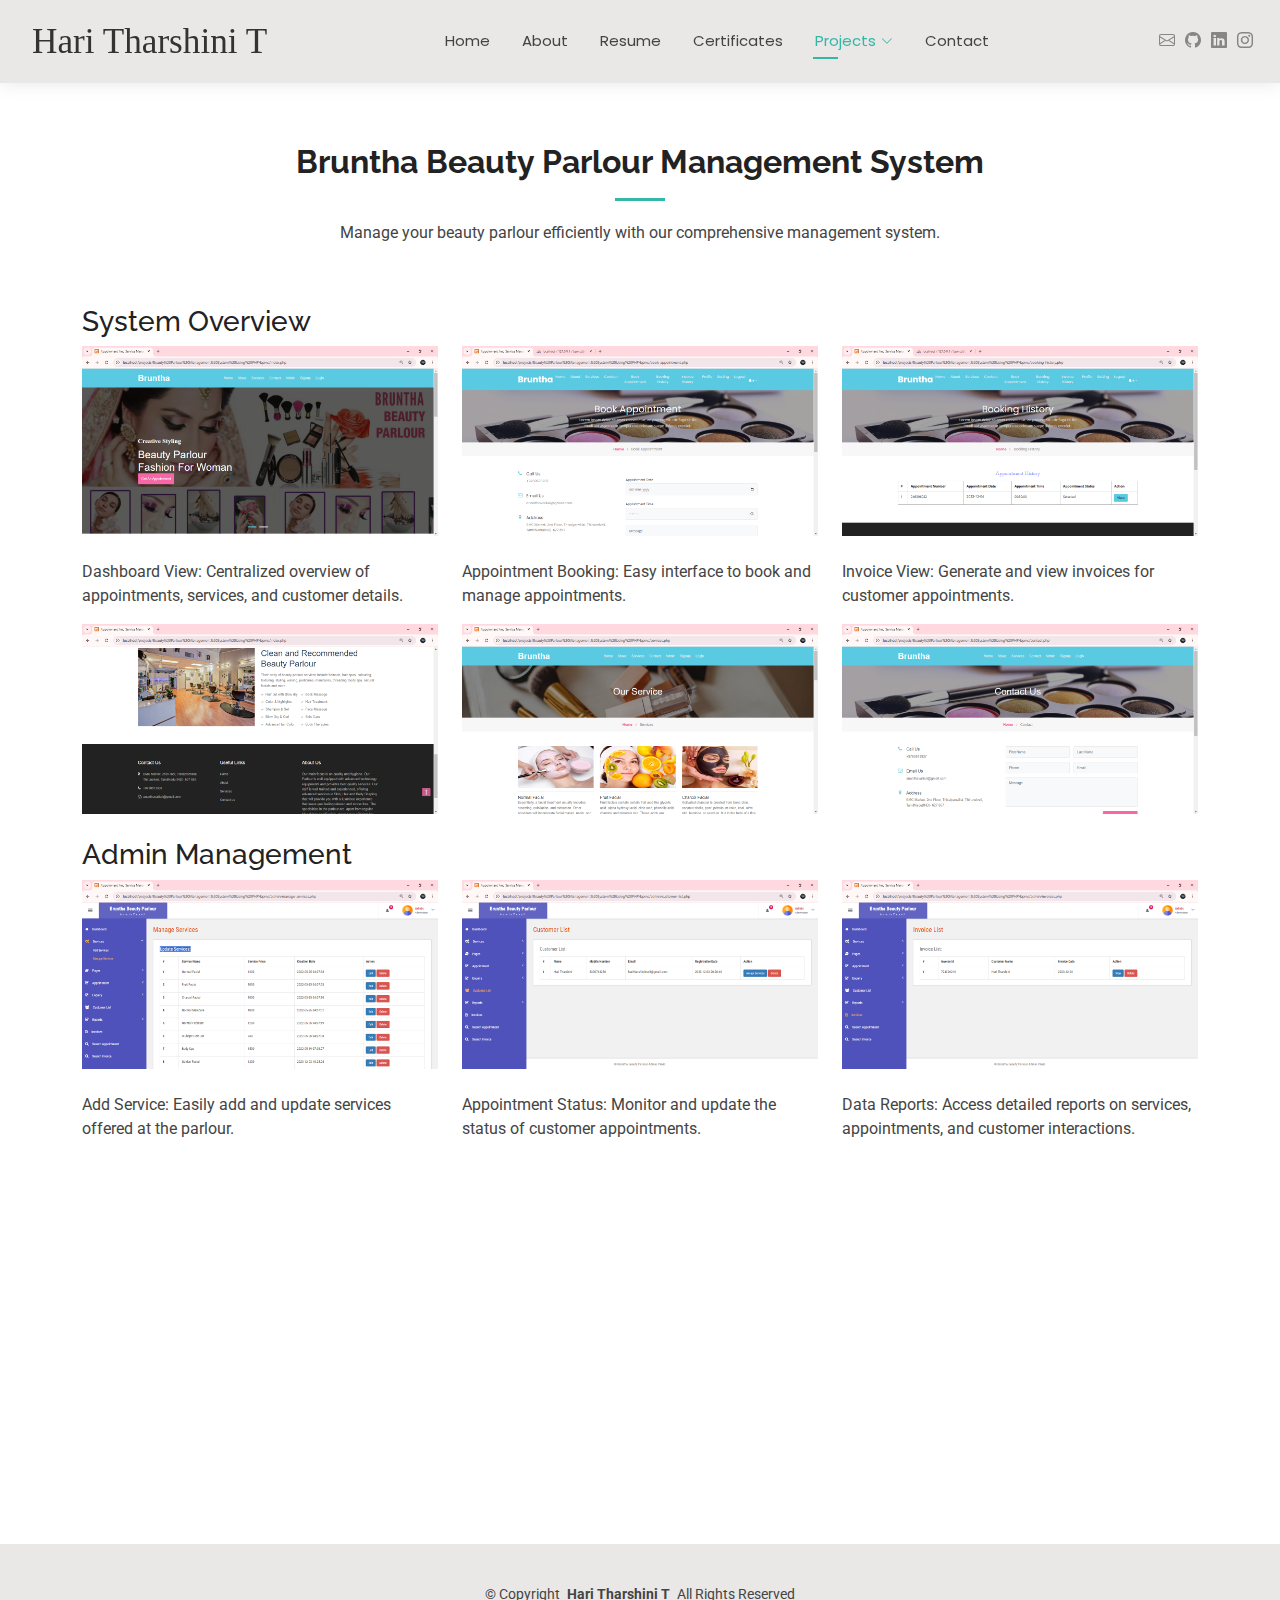
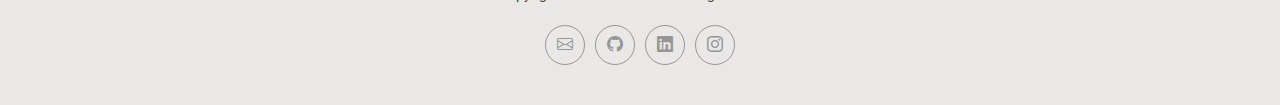
<file: parlour.html>
<!DOCTYPE html>
<html lang="en">

<head>
  <meta charset="utf-8">
  <meta content="width=device-width, initial-scale=1.0" name="viewport">
  <title>Project - Hari Tharshini T</title>
  <meta name="description" content="Manage your beauty parlour efficiently with our comprehensive management system.">
  <meta name="keywords" content="Hari Tharshini T - Beauty Parlour Management System">
  <meta name="robots" content="index, follow">

  <!-- Favicons -->
  <link rel="icon" type="image/png" sizes="32x32" href="assets/img/favicon-32x32.png">
  <link rel="icon" type="image/png" sizes="16x16" href="assets/img/favicon-16x16.png">
  <link rel="apple-touch-icon" sizes="180x180" href="assets/img/apple-touch-icon.png">
  <link rel="manifest" href="assets/img/site.webmanifest">

  <!-- Fonts -->
  <link href="https://fonts.googleapis.com" rel="preconnect">
  <link href="https://fonts.gstatic.com" rel="preconnect" crossorigin>
  <link href="https://fonts.googleapis.com/css2?family=Roboto:ital,wght@0,100;0,300;0,400;0,500;0,700;0,900;1,100;1,300;1,400;1,500;1,700;1,900&family=Poppins:ital,wght@0,100;0,200;0,300;0,400;0,500;0,600;0,700;0,800;0,900;1,100;1,200;1,300;1,400;1,500;1,600;1,700;1,800;1,900&family=Raleway:ital,wght@0,100;0,200;0,300;0,400;0,500;0,600;0,700;0,800;0,900;1,100;1,200;1,300;1,400;1,500;1,600;1,700;1,800;1,900&display=swap" rel="stylesheet">

  <!-- Vendor CSS Files -->
  <link href="assets/vendor/bootstrap/css/bootstrap.min.css" rel="stylesheet">
  <link href="assets/vendor/bootstrap-icons/bootstrap-icons.css" rel="stylesheet">
  <link href="assets/vendor/aos/aos.css" rel="stylesheet">
  <link href="assets/vendor/swiper/swiper-bundle.min.css" rel="stylesheet">
  <link href="assets/vendor/glightbox/css/glightbox.min.css" rel="stylesheet">

  <!-- Main CSS File -->
  <link href="assets/css/main.css" rel="stylesheet">

</head>

<body class="starter-page-page">

  <header id="header" class="header d-flex align-items-center light-background sticky-top">
    <div class="container-fluid position-relative d-flex align-items-center justify-content-between">

      <a href="index.html" class="logo d-flex align-items-center me-auto me-xl-0">
        <!-- Uncomment the line below if you also wish to use an image logo -->
        <!-- <img src="assets/img/logo.png" alt=""> -->
        <p class="sitename1">Hari Tharshini T</p>
      </a>

      <nav id="navmenu" class="navmenu">
        <ul>
          <li><a href="index.html">Home</a></li>
          <li><a href="about.html">About</a></li>
          <li><a href="resume.html">Resume</a></li>
          <li><a href="certificates.html">Certificates</a></li>
          <li class="dropdown"><a href="#" class="active"><span>Projects</span> <i class="bi bi-chevron-down toggle-dropdown"></i></a>
            <ul>
              <li><a href="fees.html">Fees Mgt System</a></li>
              <li><a href="parlour.html" class="active">Parlour Mgt System</a></li>
              <li><a href="smartclass.html">Class Booking System</a></li>
              <li><a href="ken.html">KENews</a></li>
              <li class="dropdown"><a href="#"><span>IShield</span> <i class="bi bi-chevron-down toggle-dropdown"></i></a>
                <ul>
                  <li><a href="ishieldweb.html">IShield Website</a></li>
                  <li><a href="ishieldapp.html">IShield App</a></li>
                  <!-- <li><a href="#">Deep Dropdown 3</a></li>
                  <li><a href="#">Deep Dropdown 4</a></li>
                  <li><a href="#">Deep Dropdown 5</a></li> -->
                </ul>
              </li>
            </ul>
          </li>
          <li><a href="contact.html">Contact</a></li>
        </ul>
        <i class="mobile-nav-toggle d-xl-none bi bi-list"></i>
      </nav>

      <div class="header-social-links">
        <a href="mailto:haritharshinit@gmail.com"><i class="bi bi-envelope"></i></a>
        <a href="https://www.github.com/thars2004"><i class="bi bi-github"></i></a>
        <a href="https://www.linkedin.com/in/hari-tharshini-t-589017241"><i class="bi bi-linkedin"></i></a>
        <a href="https://www.instagram.com/thars2004"><i class="bi bi-instagram"></i></a>
      </div>

    </div>
  </header>

  <main class="main">
    <!-- Beauty Parlour Management System Section -->
    <section id="beauty-parlour-management-section" class="beauty-parlour-management-section section">
      <div class="container section-title" data-aos="fade-up">
        <h2>Bruntha Beauty Parlour Management System</h2>
        <p>Manage your beauty parlour efficiently with our comprehensive management system.</p>
      </div>

      <div class="container" data-aos="fade-up">
        <h3>System Overview</h3>
        <div class="row">
          <div class="col-md-4">
            <img src="assets/img/beauty-parlour/index.png" alt="Dashboard View" class="img-fluid">
            <br><br><p class="image-caption">Dashboard View: Centralized overview of appointments, services, and customer details.</p>
          </div>
          <div class="col-md-4">
            <img src="assets/img/beauty-parlour/appointment-booking.png" alt="Appointment Booking" class="img-fluid">
            <br><br><p class="image-caption">Appointment Booking: Easy interface to book and manage appointments.</p>
          </div>
          <div class="col-md-4">
            <img src="assets/img/beauty-parlour/invoice-view.png" alt="Invoice View" class="img-fluid">
            <br><br><p class="image-caption">Invoice View: Generate and view invoices for customer appointments.</p>
          </div>
        </div>
        <div class="row">
            <div class="col-md-4">
                <img src="assets/img/beauty-parlour/dash.png" alt="Invoice View" class="img-fluid">
                <br><br>
              </div>
              <div class="col-md-4">
                <img src="assets/img/beauty-parlour/service.png" alt="Invoice View" class="img-fluid">
                <br><br>
              </div>
              <div class="col-md-4">
                <img src="assets/img/beauty-parlour/contact-us.png" alt="Invoice View" class="img-fluid">
                <br><br>
              </div>
        </div>
        <h3>Admin Management</h3>
        <div class="row">
          <div class="col-md-4">
            <img src="assets/img/beauty-parlour/add-service.png" alt="Add Service" class="img-fluid">
            <br><br><p class="image-caption">Add Service: Easily add and update services offered at the parlour.</p>
          </div>
          <div class="col-md-4">
            <img src="assets/img/beauty-parlour/appointment-status.png" alt="Appointment Status" class="img-fluid">
            <br><br><p class="image-caption">Appointment Status: Monitor and update the status of customer appointments.</p>
          </div>
          <div class="col-md-4">
            <img src="assets/img/beauty-parlour/data-reports.png" alt="Data Reports" class="img-fluid">
            <br><br><p class="image-caption">Data Reports: Access detailed reports on services, appointments, and customer interactions.</p>
          </div>
        </div>
        <br><br>
        <div class="timeline-item" data-aos="fade-up">
        <h3>System Features</h3>
        <p>
          The Bruntha Beauty Parlour Management System is designed to streamline the management of appointments, services, and customer relations. Users can easily book appointments, view their status, and access invoices. Admins have powerful tools to manage services, track appointments, and generate comprehensive reports.
        </p>
        <p>
          This system is built using PHP, MySQL, and JavaScript, offering a secure and user-friendly experience for both customers and administrators.
        </p>
        </div>
        <br><br>
          <div class="timeline-item" data-aos="fade-up">
        <h4>Download Source Code:</h4>
        <a href="https://github.com/thars2004/Bruntha-Beauty-Parlour">Bruntha Beauty Parlour Management System in PHP & MySQL</a>
            </div>
      </div>

    </section><!-- End Beauty Parlour Management System Section -->

  </main>


  <footer id="footer" class="footer light-background">

    <div class="container">
      <div class="copyright text-center ">
        <p>© <span>Copyright</span> <strong class="px-1 sitename">Hari Tharshini T</strong> <span>All Rights Reserved<br></span></p>
      </div>
      <div class="social-links d-flex justify-content-center">
        <a href="mailto:haritharshinit@gmail.com"><i class="bi bi-envelope"></i></a>
        <a href="https://www.github.com/thars2004"><i class="bi bi-github"></i></a>
        <a href="https://www.linkedin.com/in/hari-tharshini-t-589017241"><i class="bi bi-linkedin"></i></a>
        <a href="https://www.instagram.com/thars2004"><i class="bi bi-instagram"></i></a>
      </div>
    </div>

  </footer>

  <!-- Scroll Top -->
  <a href="#" id="scroll-top" class="scroll-top d-flex align-items-center justify-content-center"><i class="bi bi-arrow-up-short"></i></a>

  <!-- Preloader -->
  <div id="preloader"></div>

  <!-- Vendor JS Files -->
  <script src="assets/vendor/bootstrap/js/bootstrap.bundle.min.js"></script>
  <script src="assets/vendor/php-email-form/validate.js"></script>
  <script src="assets/vendor/aos/aos.js"></script>
  <script src="assets/vendor/waypoints/noframework.waypoints.js"></script>
  <script src="assets/vendor/purecounter/purecounter_vanilla.js"></script>
  <script src="assets/vendor/swiper/swiper-bundle.min.js"></script>
  <script src="assets/vendor/glightbox/js/glightbox.min.js"></script>
  <script src="assets/vendor/imagesloaded/imagesloaded.pkgd.min.js"></script>
  <script src="assets/vendor/isotope-layout/isotope.pkgd.min.js"></script>

  <!-- Main JS File -->
  <script src="assets/js/main.js"></script>

</body>

</html>
</file>
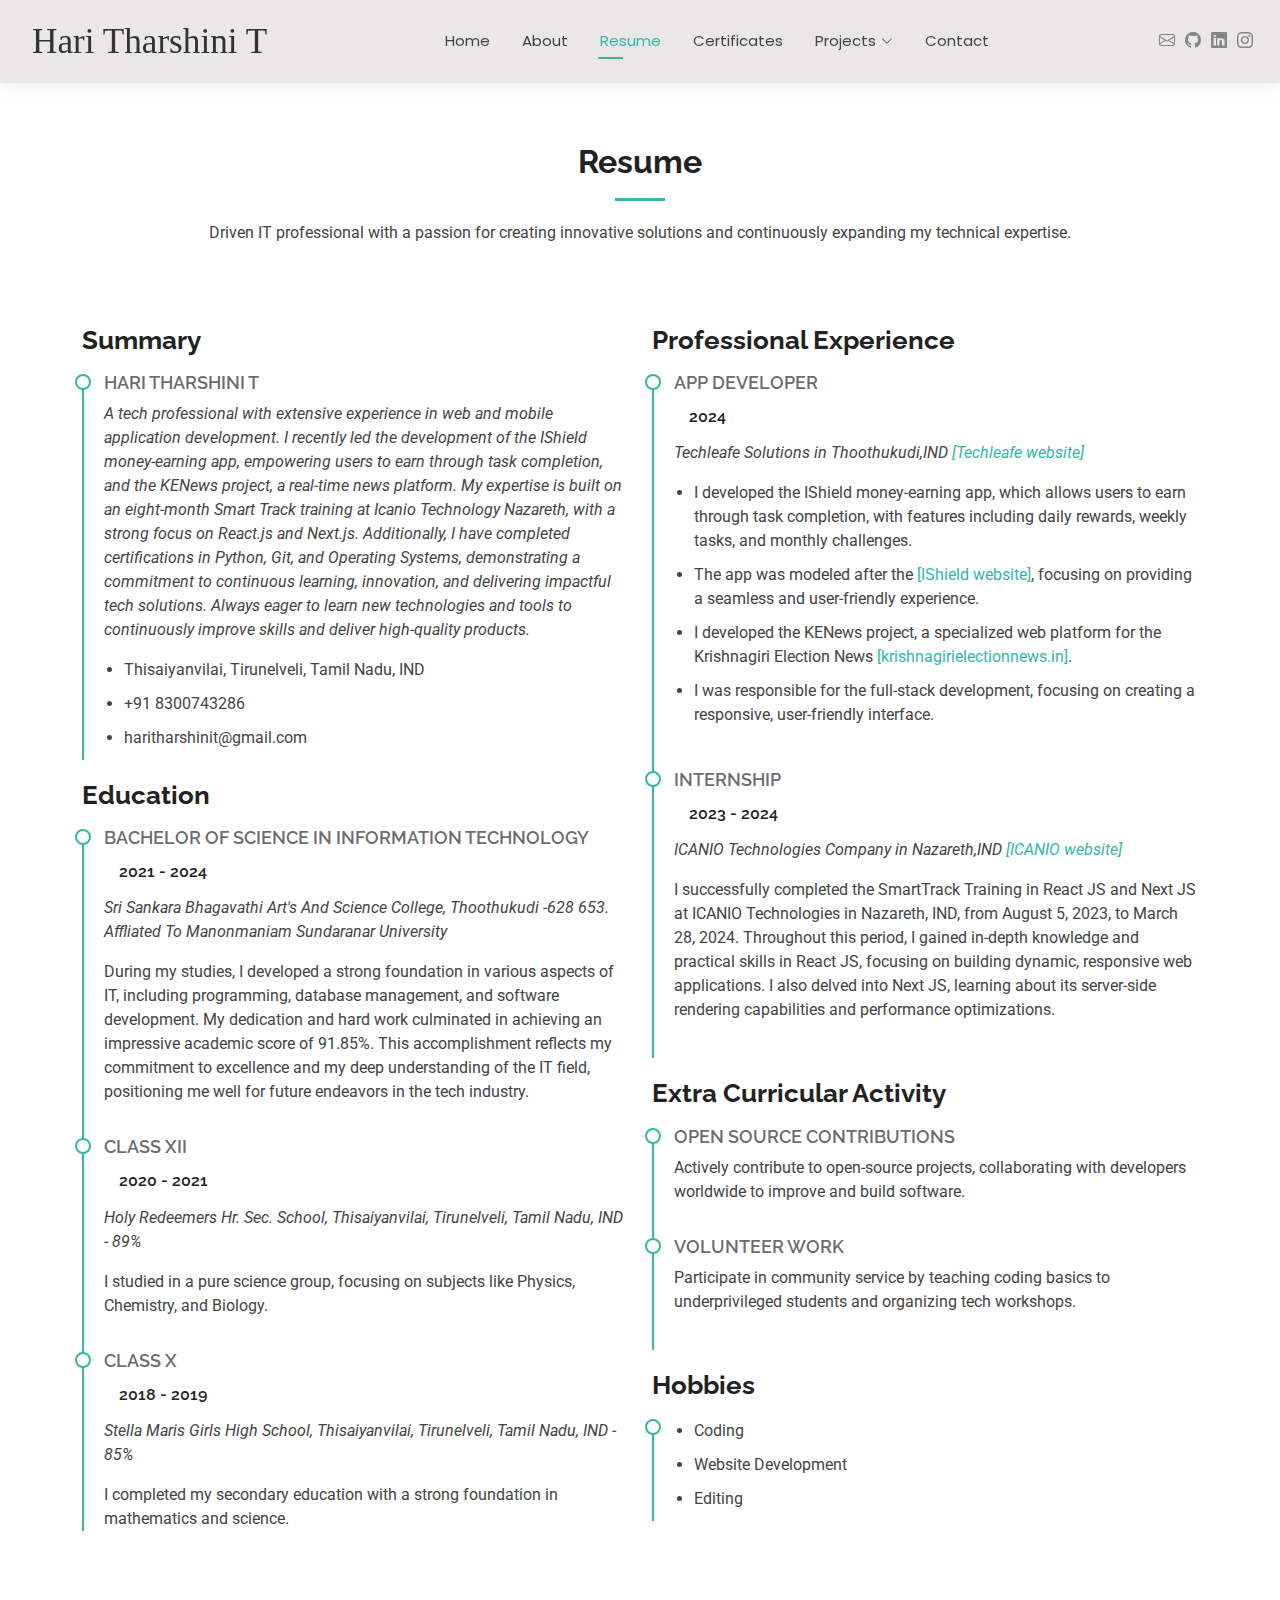
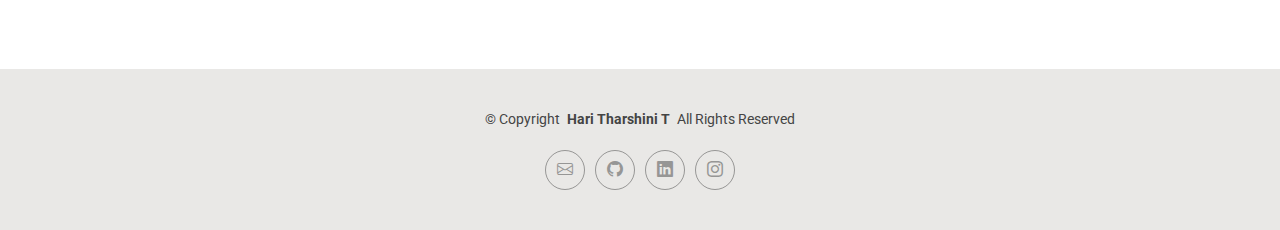
<file: resume.html>
<!DOCTYPE html>
<html lang="en">

<head>
  <meta charset="utf-8">
  <meta content="width=device-width, initial-scale=1.0" name="viewport">
  <title>Resume - Hari Tharshini T</title>
  <meta name="description" content="Aspiring tech enthusiast with a BSc in Information Technology, passionate about coding, project development.">
  <meta name="keywords" content="Hari Tharshini T - Resume">
  <meta name="robots" content="index, follow">

  <!-- Favicons -->
  <link rel="icon" type="image/png" sizes="32x32" href="assets/img/favicon-32x32.png">
  <link rel="icon" type="image/png" sizes="16x16" href="assets/img/favicon-16x16.png">
  <link rel="apple-touch-icon" sizes="180x180" href="assets/img/apple-touch-icon.png">
  <link rel="manifest" href="assets/img/site.webmanifest">

  <!-- Fonts -->
  <link href="https://fonts.googleapis.com" rel="preconnect">
  <link href="https://fonts.gstatic.com" rel="preconnect" crossorigin>
  <link href="https://fonts.googleapis.com/css2?family=Roboto:ital,wght@0,100;0,300;0,400;0,500;0,700;0,900;1,100;1,300;1,400;1,500;1,700;1,900&family=Poppins:ital,wght@0,100;0,200;0,300;0,400;0,500;0,600;0,700;0,800;0,900;1,100;1,200;1,300;1,400;1,500;1,600;1,700;1,800;1,900&family=Raleway:ital,wght@0,100;0,200;0,300;0,400;0,500;0,600;0,700;0,800;0,900;1,100;1,200;1,300;1,400;1,500;1,600;1,700;1,800;1,900&display=swap" rel="stylesheet">

  <!-- Vendor CSS Files -->
  <link href="assets/vendor/bootstrap/css/bootstrap.min.css" rel="stylesheet">
  <link href="assets/vendor/bootstrap-icons/bootstrap-icons.css" rel="stylesheet">
  <link href="assets/vendor/aos/aos.css" rel="stylesheet">
  <link href="assets/vendor/swiper/swiper-bundle.min.css" rel="stylesheet">
  <link href="assets/vendor/glightbox/css/glightbox.min.css" rel="stylesheet">

  <!-- Main CSS File -->
  <link href="assets/css/main.css" rel="stylesheet">

</head>

<body class="resume-page">

  <header id="header" class="header d-flex align-items-center light-background sticky-top">
    <div class="container-fluid position-relative d-flex align-items-center justify-content-between">

      <a href="index.html" class="logo d-flex align-items-center me-auto me-xl-0">
        <!-- Uncomment the line below if you also wish to use an image logo -->
        <!-- <img src="assets/img/logo.png" alt=""> -->
        <p class="sitename1">Hari Tharshini T</p>
      </a>

      <nav id="navmenu" class="navmenu">
        <ul>
          <li><a href="index.html">Home</a></li>
          <li><a href="about.html">About</a></li>
          <li><a href="resume.html" class="active">Resume</a></li>
          <li><a href="certificates.html">Certificates</a></li>
          <li class="dropdown"><a href="#"><span>Projects</span> <i class="bi bi-chevron-down toggle-dropdown"></i></a>
            <ul>
              <li><a href="fees.html">Fees Mgt System</a></li>
              <li><a href="parlour.html">Parlour Mgt System</a></li>
              <li><a href="smartclass.html">Class Booking System</a></li>
              <li><a href="ken.html">KENews</a></li>
              <li class="dropdown"><a href="#"><span>IShield</span> <i class="bi bi-chevron-down toggle-dropdown"></i></a>
                <ul>
                  <li><a href="ishieldweb.html">IShield Website</a></li>
                  <li><a href="ishieldapp.html">IShield App</a></li>
                  <!-- <li><a href="#">Deep Dropdown 3</a></li>
                  <li><a href="#">Deep Dropdown 4</a></li>
                  <li><a href="#">Deep Dropdown 5</a></li> -->
                </ul>
              </li>
            </ul>
          </li>
          <li><a href="contact.html">Contact</a></li>
        </ul>
        <i class="mobile-nav-toggle d-xl-none bi bi-list"></i>
      </nav>

      <div class="header-social-links">
        <a href="mailto:haritharshinit@gmail.com"><i class="bi bi-envelope"></i></a>
        <a href="https://www.github.com/thars2004"><i class="bi bi-github"></i></a>
        <a href="https://www.linkedin.com/in/hari-tharshini-t-589017241"><i class="bi bi-linkedin"></i></a>
        <a href="https://www.instagram.com/thars2004"><i class="bi bi-instagram"></i></a>
      </div>

    </div>
  </header>

  <main class="main">

    <!-- Resume Section -->
    <section id="resume" class="resume section">

      <!-- Section Title -->
      <div class="container section-title" data-aos="fade-up">
        <h2>Resume</h2>
        <p>Driven IT professional with a passion for creating innovative solutions and continuously expanding my technical expertise.</p>
      </div><!-- End Section Title -->

      <div class="container">

        <div class="row">

          <div class="col-lg-6" data-aos="fade-up" data-aos-delay="100">
            <h3 class="resume-title">Summary</h3>

            <div class="resume-item pb-0">
              <h4>Hari Tharshini T</h4>
              <p><em>A tech professional with extensive experience in web and
                mobile application development. I recently led the
                development of the IShield money-earning app,
                empowering users to earn through task completion, and the
                KENews project, a real-time news platform. My expertise is
                built on an eight-month Smart Track training at Icanio
                Technology Nazareth, with a strong focus on React.js and
                Next.js. Additionally, I have completed certifications in
                Python, Git, and Operating Systems, demonstrating a
                commitment to continuous learning, innovation, and
                delivering impactful tech solutions. Always eager to learn
                new technologies and tools to continuously improve skills
                and deliver high-quality products.</em></p>
              <ul>
                <li>Thisaiyanvilai, Tirunelveli, Tamil Nadu, IND</li>
                <li>+91 8300743286</li>
                <li>haritharshinit@gmail.com</li>
              </ul>
            </div><!-- Edn Resume Item -->

            <h3 class="resume-title">Education</h3>
            <div class="resume-item">
              <h4>Bachelor of Science In Information Technology</h4>
              <h5>2021 - 2024</h5>
              <p><em>Sri Sankara Bhagavathi Art's And Science College, Thoothukudi -628 653. Affliated To Manonmaniam Sundaranar University</em></p>
              <p>During my studies, I developed a strong foundation in various aspects of IT, including programming, database management, and software development. My dedication and hard work culminated in achieving an impressive academic score of 91.85%. This accomplishment reflects my commitment to excellence and my deep understanding of the IT field, positioning me well for future endeavors in the tech industry.</p>
            </div><!-- Edn Resume Item -->

            <div class="resume-item">
              <h4>Class XII</h4>
              <h5>2020 - 2021</h5>
              <p><em>Holy Redeemers Hr. Sec. School, Thisaiyanvilai, Tirunelveli, Tamil Nadu, IND - 89%</em></p>
              <p>I studied in a pure science group, focusing on subjects like Physics, Chemistry, and Biology.</p>
            </div><!-- End Resume Item -->
            
            <div class="resume-item">
              <h4>Class X</h4>
              <h5>2018 - 2019</h5>
              <p><em>Stella Maris Girls High School, Thisaiyanvilai, Tirunelveli, Tamil Nadu, IND - 85%</em></p>
              <p>I completed my secondary education with a strong foundation in mathematics and science.</p>
            </div><!-- End Resume Item -->            
            

          </div>

          <div class="col-lg-6" data-aos="fade-up" data-aos-delay="200">
            <h3 class="resume-title">Professional Experience</h3>
            <div class="resume-item">
              <h4>App Developer</h4>
              <h5>2024 </h5>
              <p><em>Techleafe Solutions in Thoothukudi,IND <a href="https://techleafe.com">[Techleafe website]</a></em></p>
              <ul>
                <li>I developed the IShield money-earning app, which allows users
                  to earn through task completion, with features including daily
                  rewards, weekly tasks, and monthly challenges.</li>
                <li>The app was modeled after the 
                  <a href="https://ishield.ltd">[IShield website]</a>, 
                  focusing on providing a seamless and user-friendly experience.</li>
                <li>I developed the
                  KENews project, a specialized web platform for the Krishnagiri
                  Election News <a href="https://krishnagirielectionnews.in/">[krishnagirielectionnews.in]</a>.</li>
                <li>I was responsible for the full-stack
                  development, focusing on creating a responsive, user-friendly
                  interface. </li>
                
              </ul>
            </div><!-- Edn Resume Item -->

            <div class="resume-item">
              <h4>Internship</h4>
              <h5>2023 - 2024</h5>
              <p><em>ICANIO Technologies Company in Nazareth,IND <a href="https://www.icanio.com/">[ICANIO website]</a></em></p>
              <p>I successfully completed the SmartTrack Training in React JS
                and Next JS at ICANIO Technologies in Nazareth, IND, from
                August 5, 2023, to March 28, 2024. Throughout this period, I
                gained in-depth knowledge and practical skills in React JS,
                focusing on building dynamic, responsive web applications. I
                also delved into Next JS, learning about its server-side
                rendering capabilities and performance optimizations.</p>
            </div><!-- Edn Resume Item -->

            <h3 class="resume-title">Extra Curricular Activity</h3>
            <div class="resume-item">
              <h4>Open Source Contributions</h4>
              <p>Actively contribute to open-source
                projects, collaborating with developers
                worldwide to improve and build software.</p>
            </div><!-- Edn Resume Item -->

            <div class="resume-item">
              <h4>Volunteer Work</h4>
              <p>Participate in community service by
                teaching coding basics to
                underprivileged students and organizing
                tech workshops.</p>
            </div><!-- Edn Resume Item -->

            <h3 class="resume-title">Hobbies</h3>
            <div class="resume-item">
              <ul>
                <li>Coding</li>
                <li>Website Development</li>
                <li>Editing</li>
              </ul>
            </div><!-- Edn Resume Item -->
          </div>
          </div>

        </div>

      </div>

      <!-- Download Resume Button -->
    <div class="container text-center mt-4" data-aos="fade-up" data-aos-delay="300">
      <a href="assets/resume/HARI_THARSHINI_T_ RESUME.pdf" class="btn btn-primary" download="Hari_Tharshini_Resume.pdf">
        Download Resume
      </a>
    </div><!-- End Download Resume Button -->
    </section><!-- /Resume Section -->

  </main>

  <footer id="footer" class="footer light-background">

    <div class="container">
      <div class="copyright text-center ">
        <p>© <span>Copyright</span> <strong class="px-1 sitename">Hari Tharshini T</strong> <span>All Rights Reserved<br></span></p>
      </div>
      <div class="social-links d-flex justify-content-center">
        <a href="mailto:haritharshinit@gmail.com"><i class="bi bi-envelope"></i></a>
        <a href="https://www.github.com/thars2004"><i class="bi bi-github"></i></a>
        <a href="https://www.linkedin.com/in/hari-tharshini-t-589017241"><i class="bi bi-linkedin"></i></a>
        <a href="https://www.instagram.com/thars2004"><i class="bi bi-instagram"></i></a>
      </div>
    </div>

  </footer>

  <!-- Scroll Top -->
  <a href="#" id="scroll-top" class="scroll-top d-flex align-items-center justify-content-center"><i class="bi bi-arrow-up-short"></i></a>

  <!-- Preloader -->
  <div id="preloader"></div>

  <!-- Vendor JS Files -->
  <script src="assets/vendor/bootstrap/js/bootstrap.bundle.min.js"></script>
  <script src="assets/vendor/php-email-form/validate.js"></script>
  <script src="assets/vendor/aos/aos.js"></script>
  <script src="assets/vendor/waypoints/noframework.waypoints.js"></script>
  <script src="assets/vendor/purecounter/purecounter_vanilla.js"></script>
  <script src="assets/vendor/swiper/swiper-bundle.min.js"></script>
  <script src="assets/vendor/glightbox/js/glightbox.min.js"></script>
  <script src="assets/vendor/imagesloaded/imagesloaded.pkgd.min.js"></script>
  <script src="assets/vendor/isotope-layout/isotope.pkgd.min.js"></script>

  <!-- Main JS File -->
  <script src="assets/js/main.js"></script>

</body>

</html>
</file>
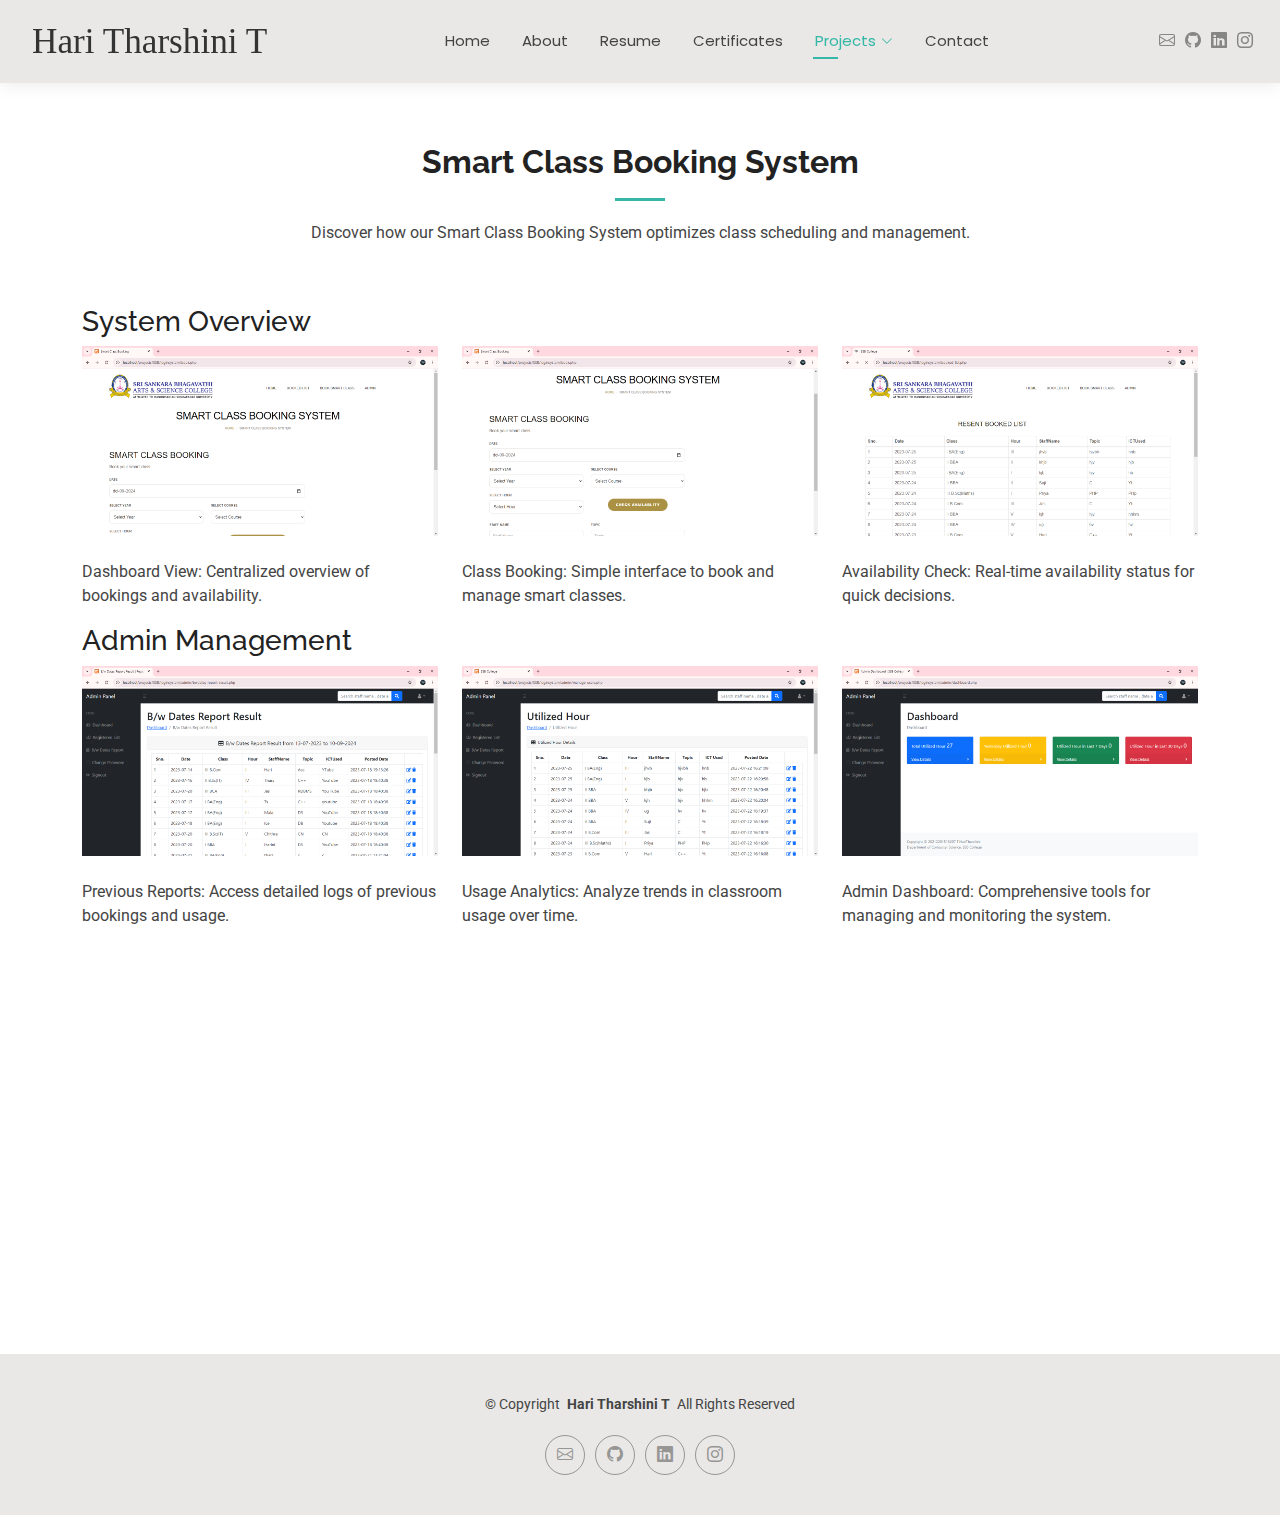
<file: smartclass.html>
<!DOCTYPE html>
<html lang="en">

<head>
  <meta charset="utf-8">
  <meta content="width=device-width, initial-scale=1.0" name="viewport">
  <title>Project - Hari Tharshini T</title>
  <meta name="description" content="Discover how our Smart Class Booking System optimizes class scheduling and management.">
  <meta name="keywords" content="Hari Tharshini T - Smart Class Booking System">
  <meta name="robots" content="index, follow">

  <!-- Favicons -->
  <link rel="icon" type="image/png" sizes="32x32" href="assets/img/favicon-32x32.png">
  <link rel="icon" type="image/png" sizes="16x16" href="assets/img/favicon-16x16.png">
  <link rel="apple-touch-icon" sizes="180x180" href="assets/img/apple-touch-icon.png">
  <link rel="manifest" href="assets/img/site.webmanifest">

  <!-- Fonts -->
  <link href="https://fonts.googleapis.com" rel="preconnect">
  <link href="https://fonts.gstatic.com" rel="preconnect" crossorigin>
  <link href="https://fonts.googleapis.com/css2?family=Roboto:ital,wght@0,100;0,300;0,400;0,500;0,700;0,900;1,100;1,300;1,400;1,500;1,700;1,900&family=Poppins:ital,wght@0,100;0,200;0,300;0,400;0,500;0,600;0,700;0,800;0,900;1,100;1,200;1,300;1,400;1,500;1,600;1,700;1,800;1,900&family=Raleway:ital,wght@0,100;0,200;0,300;0,400;0,500;0,600;0,700;0,800;0,900;1,100;1,200;1,300;1,400;1,500;1,600;1,700;1,800;1,900&display=swap" rel="stylesheet">

  <!-- Vendor CSS Files -->
  <link href="assets/vendor/bootstrap/css/bootstrap.min.css" rel="stylesheet">
  <link href="assets/vendor/bootstrap-icons/bootstrap-icons.css" rel="stylesheet">
  <link href="assets/vendor/aos/aos.css" rel="stylesheet">
  <link href="assets/vendor/swiper/swiper-bundle.min.css" rel="stylesheet">
  <link href="assets/vendor/glightbox/css/glightbox.min.css" rel="stylesheet">

  <!-- Main CSS File -->
  <link href="assets/css/main.css" rel="stylesheet">

</head>

<body class="starter-page-page">

  <header id="header" class="header d-flex align-items-center light-background sticky-top">
    <div class="container-fluid position-relative d-flex align-items-center justify-content-between">

      <a href="index.html" class="logo d-flex align-items-center me-auto me-xl-0">
        <!-- Uncomment the line below if you also wish to use an image logo -->
        <!-- <img src="assets/img/logo.png" alt=""> -->
        <p class="sitename1">Hari Tharshini T</p>
      </a>

      <nav id="navmenu" class="navmenu">
        <ul>
          <li><a href="index.html">Home</a></li>
          <li><a href="about.html">About</a></li>
          <li><a href="resume.html">Resume</a></li>
          <li><a href="certificates.html">Certificates</a></li>
          <li class="dropdown"><a href="#" class="active"><span>Projects</span> <i class="bi bi-chevron-down toggle-dropdown"></i></a>
            <ul>
              <li><a href="fees.html">Fees Mgt System</a></li>
              <li><a href="parlour.html">Parlour Mgt System</a></li>
              <li><a href="smartclass.html" class="active">Class Booking System</a></li>
              <li><a href="ken.html">KENews</a></li>
              <li class="dropdown"><a href="#"><span>IShield</span> <i class="bi bi-chevron-down toggle-dropdown"></i></a>
                <ul>
                  <li><a href="ishieldweb.html">IShield Website</a></li>
                  <li><a href="ishieldapp.html">IShield App</a></li>
                  <!-- <li><a href="#">Deep Dropdown 3</a></li>
                  <li><a href="#">Deep Dropdown 4</a></li>
                  <li><a href="#">Deep Dropdown 5</a></li> -->
                </ul>
              </li>
            </ul>
          </li>
          <li><a href="contact.html">Contact</a></li>
        </ul>
        <i class="mobile-nav-toggle d-xl-none bi bi-list"></i>
      </nav>

      <div class="header-social-links">
        <a href="mailto:haritharshinit@gmail.com"><i class="bi bi-envelope"></i></a>
        <a href="https://www.github.com/thars2004"><i class="bi bi-github"></i></a>
        <a href="https://www.linkedin.com/in/hari-tharshini-t-589017241"><i class="bi bi-linkedin"></i></a>
        <a href="https://www.instagram.com/thars2004"><i class="bi bi-instagram"></i></a>
      </div>

    </div>
  </header>

  <main class="main">
    <!-- Smart Class Booking System Section -->
    <section id="smart-class-booking-section" class="smart-class-booking-section section">
      <div class="container section-title" data-aos="fade-up">
        <h2>Smart Class Booking System</h2>
        <p>Discover how our Smart Class Booking System optimizes class scheduling and management.</p>
      </div>

      <div class="container" data-aos="fade-up">
        <h3>System Overview</h3>
        <div class="row">
          <div class="col-md-4">
            <img src="assets/img/smart-class-booking/dashboard.png" alt="Dashboard View" class="img-fluid">
            <br><br><p class="image-caption">Dashboard View: Centralized overview of bookings and availability.</p>
          </div>
          <div class="col-md-4">
            <img src="assets/img/smart-class-booking/class-booking.png" alt="Class Booking" class="img-fluid">
            <br><br><p class="image-caption">Class Booking: Simple interface to book and manage smart classes.</p>
          </div>
          <div class="col-md-4">
            <img src="assets/img/smart-class-booking/availability-check.png" alt="Availability Check" class="img-fluid">
            <br><br><p class="image-caption">Availability Check: Real-time availability status for quick decisions.</p>
          </div>
        </div>

        <h3>Admin Management</h3>
        <div class="row">
          <div class="col-md-4">
            <img src="assets/img/smart-class-booking/previous-reports.png" alt="Previous Reports" class="img-fluid">
            <br><br><p class="image-caption">Previous Reports: Access detailed logs of previous bookings and usage.</p>
          </div>
          <div class="col-md-4">
            <img src="assets/img/smart-class-booking/usage-analytics.png" alt="Usage Analytics" class="img-fluid">
            <br><br><p class="image-caption">Usage Analytics: Analyze trends in classroom usage over time.</p>
          </div>
          <div class="col-md-4">
            <img src="assets/img/smart-class-booking/admin-dashboard.png" alt="Admin Dashboard" class="img-fluid">
            <br><br><p class="image-caption">Admin Dashboard: Comprehensive tools for managing and monitoring the system.</p>
          </div>
        </div>
        <br><br>
        <div class="timeline-item" data-aos="fade-up">
        <h3>System Features</h3>
        <p>
          The Smart Class Booking System was developed to streamline the scheduling and management of smart classrooms within educational institutions. It enables faculty to easily book classrooms, check availability, and receive confirmations. Admins have access to previous reports, usage analytics, and can efficiently manage the booking process.
        </p>
        <p>
          This system was implemented using PHP, MySQL, and JavaScript, ensuring robust backend management, a user-friendly interface, and secure access controls.
        </p>
        </div>
        <br><br>
          <div class="timeline-item" data-aos="fade-up">
        <h4>Download Source Code:</h4>
        <a href="https://github.com/thars2004/ssb-fees-sys">Smart Class Booking System For College In PHP & MySQL</a>
        </div>
      </div>

      
    </section><!-- End Smart Class Booking System Section -->

  </main>


  <footer id="footer" class="footer light-background">

    <div class="container">
      <div class="copyright text-center ">
        <p>© <span>Copyright</span> <strong class="px-1 sitename">Hari Tharshini T</strong> <span>All Rights Reserved<br></span></p>
      </div>
      <div class="social-links d-flex justify-content-center">
        <a href="mailto:haritharshinit@gmail.com"><i class="bi bi-envelope"></i></a>
        <a href="https://www.github.com/thars2004"><i class="bi bi-github"></i></a>
        <a href="https://www.linkedin.com/in/hari-tharshini-t-589017241"><i class="bi bi-linkedin"></i></a>
        <a href="https://www.instagram.com/thars2004"><i class="bi bi-instagram"></i></a>
      </div>
    </div>

  </footer>

  <!-- Scroll Top -->
  <a href="#" id="scroll-top" class="scroll-top d-flex align-items-center justify-content-center"><i class="bi bi-arrow-up-short"></i></a>

  <!-- Preloader -->
  <div id="preloader"></div>

  <!-- Vendor JS Files -->
  <script src="assets/vendor/bootstrap/js/bootstrap.bundle.min.js"></script>
  <script src="assets/vendor/php-email-form/validate.js"></script>
  <script src="assets/vendor/aos/aos.js"></script>
  <script src="assets/vendor/waypoints/noframework.waypoints.js"></script>
  <script src="assets/vendor/purecounter/purecounter_vanilla.js"></script>
  <script src="assets/vendor/swiper/swiper-bundle.min.js"></script>
  <script src="assets/vendor/glightbox/js/glightbox.min.js"></script>
  <script src="assets/vendor/imagesloaded/imagesloaded.pkgd.min.js"></script>
  <script src="assets/vendor/isotope-layout/isotope.pkgd.min.js"></script>

  <!-- Main JS File -->
  <script src="assets/js/main.js"></script>

</body>

</html>
</file>
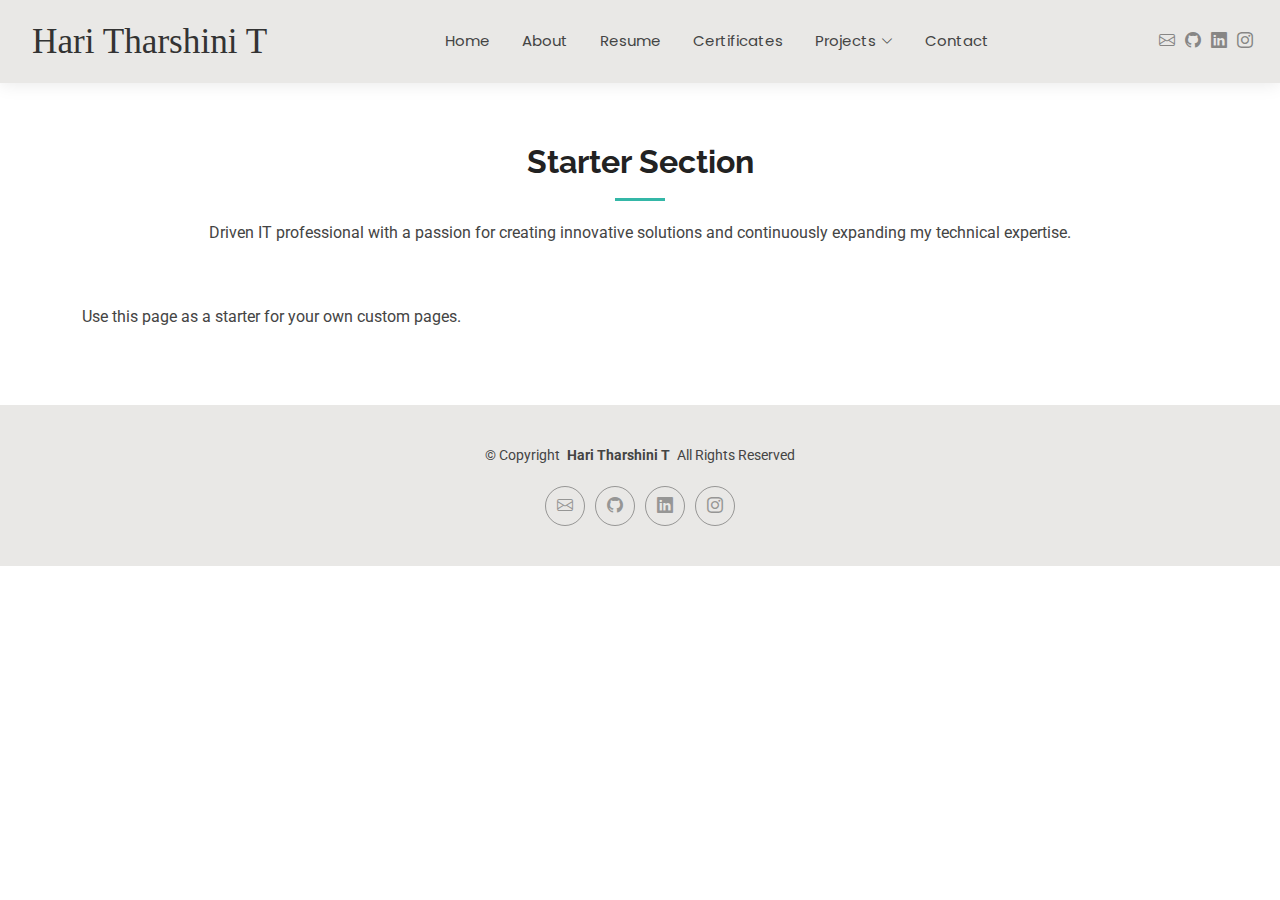
<file: starter-page.html>
<!DOCTYPE html>
<html lang="en">

<head>
  <meta charset="utf-8">
  <meta content="width=device-width, initial-scale=1.0" name="viewport">
  <title>Starter Page - Hari Tharshini T</title>
  <meta name="description" content="">
  <meta name="keywords" content="Hari Tharshini T">
  <meta name="robots" content="index, follow">

  <!-- Favicons -->
  <link rel="icon" type="image/png" sizes="32x32" href="assets/img/favicon-32x32.png">
  <link rel="icon" type="image/png" sizes="16x16" href="assets/img/favicon-16x16.png">
  <link rel="apple-touch-icon" sizes="180x180" href="assets/img/apple-touch-icon.png">
  <link rel="manifest" href="assets/img/site.webmanifest">

  <!-- Fonts -->
  <link href="https://fonts.googleapis.com" rel="preconnect">
  <link href="https://fonts.gstatic.com" rel="preconnect" crossorigin>
  <link href="https://fonts.googleapis.com/css2?family=Roboto:ital,wght@0,100;0,300;0,400;0,500;0,700;0,900;1,100;1,300;1,400;1,500;1,700;1,900&family=Poppins:ital,wght@0,100;0,200;0,300;0,400;0,500;0,600;0,700;0,800;0,900;1,100;1,200;1,300;1,400;1,500;1,600;1,700;1,800;1,900&family=Raleway:ital,wght@0,100;0,200;0,300;0,400;0,500;0,600;0,700;0,800;0,900;1,100;1,200;1,300;1,400;1,500;1,600;1,700;1,800;1,900&display=swap" rel="stylesheet">

  <!-- Vendor CSS Files -->
  <link href="assets/vendor/bootstrap/css/bootstrap.min.css" rel="stylesheet">
  <link href="assets/vendor/bootstrap-icons/bootstrap-icons.css" rel="stylesheet">
  <link href="assets/vendor/aos/aos.css" rel="stylesheet">
  <link href="assets/vendor/swiper/swiper-bundle.min.css" rel="stylesheet">
  <link href="assets/vendor/glightbox/css/glightbox.min.css" rel="stylesheet">

  <!-- Main CSS File -->
  <link href="assets/css/main.css" rel="stylesheet">

</head>

<body class="starter-page-page">

  <header id="header" class="header d-flex align-items-center light-background sticky-top">
    <div class="container-fluid position-relative d-flex align-items-center justify-content-between">

      <a href="index.html" class="logo d-flex align-items-center me-auto me-xl-0">
        <!-- Uncomment the line below if you also wish to use an image logo -->
        <!-- <img src="assets/img/logo.png" alt=""> -->
        <p class="sitename1">Hari Tharshini T</p>
      </a>

      <nav id="navmenu" class="navmenu">
        <ul>
          <li><a href="index.html">Home</a></li>
          <li><a href="about.html">About</a></li>
          <li><a href="resume.html">Resume</a></li>
          <li><a href="certificates.html">Certificates</a></li>
          <li class="dropdown"><a href="#"><span>Projects</span> <i class="bi bi-chevron-down toggle-dropdown"></i></a>
            <ul>
              <li><a href="fees.html">Fees Mgt System</a></li>
              <li><a href="parlour.html">Parlour Mgt System</a></li>
              <li><a href="smartclass.html">Class Booking System</a></li>
              <li><a href="ken.html">KENews</a></li>
              <li class="dropdown"><a href="#"><span>IShield</span> <i class="bi bi-chevron-down toggle-dropdown"></i></a>
                <ul>
                  <li><a href="ishieldweb.html">IShield Website</a></li>
                  <li><a href="ishieldapp.html">IShield App</a></li>
                  <!-- <li><a href="#">Deep Dropdown 3</a></li>
                  <li><a href="#">Deep Dropdown 4</a></li>
                  <li><a href="#">Deep Dropdown 5</a></li> -->
                </ul>
              </li>
            </ul>
          </li>
          <li><a href="contact.html">Contact</a></li>
        </ul>
        <i class="mobile-nav-toggle d-xl-none bi bi-list"></i>
      </nav>

      <div class="header-social-links">
        <a href="mailto:haritharshinit@gmail.com"><i class="bi bi-envelope"></i></a>
        <a href="https://www.github.com/thars2004"><i class="bi bi-github"></i></a>
        <a href="https://www.linkedin.com/in/hari-tharshini-t-589017241"><i class="bi bi-linkedin"></i></a>
        <a href="https://www.instagram.com/thars2004"><i class="bi bi-instagram"></i></a>
      </div>

    </div>
  </header>

  <main class="main">

    <!-- Starter Section Section -->
    <section id="starter-section" class="starter-section section">

      <!-- Section Title -->
      <div class="container section-title" data-aos="fade-up">
        <h2>Starter Section</h2>
        <p>Driven IT professional with a passion for creating innovative solutions and continuously expanding my technical expertise.</p>
      </div><!-- End Section Title -->

      <div class="container" data-aos="fade-up">
        <p>Use this page as a starter for your own custom pages.</p>
      </div>

    </section><!-- /Starter Section Section -->

  </main>

  <footer id="footer" class="footer light-background">

    <div class="container">
      <div class="copyright text-center ">
        <p>© <span>Copyright</span> <strong class="px-1 sitename">Hari Tharshini T</strong> <span>All Rights Reserved<br></span></p>
      </div>
      <div class="social-links d-flex justify-content-center">
        <a href="mailto:haritharshinit@gmail.com"><i class="bi bi-envelope"></i></a>
        <a href="https://www.github.com/thars2004"><i class="bi bi-github"></i></a>
        <a href="https://www.linkedin.com/in/hari-tharshini-t-589017241"><i class="bi bi-linkedin"></i></a>
        <a href="https://www.instagram.com/thars2004"><i class="bi bi-instagram"></i></a>
      </div>
    </div>

  </footer>

  <!-- Scroll Top -->
  <a href="#" id="scroll-top" class="scroll-top d-flex align-items-center justify-content-center"><i class="bi bi-arrow-up-short"></i></a>

  <!-- Preloader -->
  <div id="preloader"></div>

  <!-- Vendor JS Files -->
  <script src="assets/vendor/bootstrap/js/bootstrap.bundle.min.js"></script>
  <script src="assets/vendor/php-email-form/validate.js"></script>
  <script src="assets/vendor/aos/aos.js"></script>
  <script src="assets/vendor/waypoints/noframework.waypoints.js"></script>
  <script src="assets/vendor/purecounter/purecounter_vanilla.js"></script>
  <script src="assets/vendor/swiper/swiper-bundle.min.js"></script>
  <script src="assets/vendor/glightbox/js/glightbox.min.js"></script>
  <script src="assets/vendor/imagesloaded/imagesloaded.pkgd.min.js"></script>
  <script src="assets/vendor/isotope-layout/isotope.pkgd.min.js"></script>

  <!-- Main JS File -->
  <script src="assets/js/main.js"></script>

</body>

</html>
</file>
<file: assets/css/main.css>
/*--------------------------------------------------------------
# Font & Color Variables
# Help: https://bootstrapmade.com/color-system/
--------------------------------------------------------------*/
/* Fonts */
:root {
  --default-font: "Roboto",  system-ui, -apple-system, "Segoe UI", Roboto, "Helvetica Neue", Arial, "Noto Sans", "Liberation Sans", sans-serif, "Apple Color Emoji", "Segoe UI Emoji", "Segoe UI Symbol", "Noto Color Emoji";
  --heading-font: "Raleway",  sans-serif;
  --nav-font: "Poppins",  sans-serif;
}

/* Global Colors - The following color variables are used throughout the website. Updating them here will change the color scheme of the entire website */
:root { 
  --background-color: #ffffff; /* Background color for the entire website, including individual sections */
  --default-color: #444444; /* Default color used for the majority of the text content across the entire website */
  --heading-color: #222222; /* Color for headings, subheadings and title throughout the website */
  --accent-color: #34b7a7; /* Accent color that represents your brand on the website. It's used for buttons, links, and other elements that need to stand out */
  --surface-color: #ffffff; /* The surface color is used as a background of boxed elements within sections, such as cards, icon boxes, or other elements that require a visual separation from the global background. */
  --contrast-color: #ffffff; /* Contrast color for text, ensuring readability against backgrounds of accent, heading, or default colors. */
}

/* Nav Menu Colors - The following color variables are used specifically for the navigation menu. They are separate from the global colors to allow for more customization options */
:root {
  --nav-color: #444444;  /* The default color of the main navmenu links */
  --nav-hover-color: #34b7a7; /* Applied to main navmenu links when they are hovered over or active */
  --nav-mobile-background-color: #ffffff; /* Used as the background color for mobile navigation menu */
  --nav-dropdown-background-color: #ffffff; /* Used as the background color for dropdown items that appear when hovering over primary navigation items */
  --nav-dropdown-color: #444444; /* Used for navigation links of the dropdown items in the navigation menu. */
  --nav-dropdown-hover-color: #34b7a7; /* Similar to --nav-hover-color, this color is applied to dropdown navigation links when they are hovered over. */
}

/* Color Presets - These classes override global colors when applied to any section or element, providing reuse of the sam color scheme. */

.light-background {
  --background-color: #e9e8e6;
  --surface-color: #ffffff;
}

.dark-background {
  --background-color: #060606;
  --default-color: #ffffff;
  --heading-color: #ffffff;
  --surface-color: #252525;
  --contrast-color: #ffffff;
}

/* Smooth scroll */
:root {
  scroll-behavior: smooth;
}

/*--------------------------------------------------------------
# General Styling & Shared Classes
--------------------------------------------------------------*/
body {
  color: var(--default-color);
  background-color: var(--background-color);
  font-family: var(--default-font);
}

a {
  color: var(--accent-color);
  text-decoration: none;
  transition: 0.3s;
}

a:hover {
  color: color-mix(in srgb, var(--accent-color), transparent 25%);
  text-decoration: none;
}

h1,
h2,
h3,
h4,
h5,
h6 {
  color: var(--heading-color);
  font-family: var(--heading-font);
}

/* PHP Email Form Messages
------------------------------*/
.php-email-form .error-message {
  display: none;
  background: #df1529;
  color: #ffffff;
  text-align: left;
  padding: 15px;
  margin-bottom: 24px;
  font-weight: 600;
}

.php-email-form .sent-message {
  display: none;
  color: #ffffff;
  background: #059652;
  text-align: center;
  padding: 15px;
  margin-bottom: 24px;
  font-weight: 600;
}

.php-email-form .loading {
  display: none;
  background: var(--surface-color);
  text-align: center;
  padding: 15px;
  margin-bottom: 24px;
}

.php-email-form .loading:before {
  content: "";
  display: inline-block;
  border-radius: 50%;
  width: 24px;
  height: 24px;
  margin: 0 10px -6px 0;
  border: 3px solid var(--accent-color);
  border-top-color: var(--surface-color);
  animation: php-email-form-loading 1s linear infinite;
}

@keyframes php-email-form-loading {
  0% {
    transform: rotate(0deg);
  }

  100% {
    transform: rotate(360deg);
  }
}

/*--------------------------------------------------------------
# Global Header
--------------------------------------------------------------*/
.header {
  color: var(--default-color);
  background-color: var(--background-color);
  padding: 15px 0;
  transition: all 0.5s;
  z-index: 997;
  box-shadow: 0px 0 18px rgba(0, 0, 0, 0.1);
}

.header .logo {
  line-height: 1;
}

.header .logo img {
  max-height: 36px;
  margin-right: 8px;
}

.header .logo h1 {
  font-size: 32px;
  margin: 0;
  font-weight: 300;
  text-transform: uppercase;
  color: var(--heading-color);
}

.header .header-social-links {
  padding-right: 15px;
}

.header .header-social-links a {
  color: color-mix(in srgb, var(--default-color), transparent 40%);
  padding-left: 6px;
  display: inline-block;
  transition: 0.3s;
  font-size: 16px;
}

.header .header-social-links a:hover {
  color: var(--accent-color);
}

.header .header-social-links a i {
  line-height: 0px;
}

@media (max-width: 1200px) {
  .header .logo {
    order: 1;
  }

  .header .header-social-links {
    order: 2;
  }

  .header .navmenu {
    order: 3;
  }
}


/* Adjust the sitename styling */
.sitename1 {
  font-size: 2.2rem; /* Adjust size for desktop */
  text-align: left; /* Align text to the left (or use center if desired) */
  font-family: 'lucida handwriting';
  margin: 0; /* Remove any default margin */
  color: #333; /* Text color */
}

/* Adjust the logo container to control sitename position */
.header .logo {
  display: flex;
  align-items: center;
  justify-content: flex-start; /* Align the sitename logo to the left */
  padding-left: 20px; /* Add padding to give space from the left edge */
}

@media (max-width: 768px) {
  /* Mobile responsiveness */
  .sitename1 {
    font-size: 1.7rem; /* Smaller text size for mobile */
  }
}

@media (max-width: 480px) {
  /* For very small screens */
  .sitename1 {
    font-size: 1rem;
  }
}

/* For very small mobile devices (max-width 320px) */
@media (max-width: 320px) {
  .sitename1 {
    font-size: 0.9rem; /* Adjust font size for small screens */
    margin: 0 5px; /* Adjust margins to prevent overflow */
    text-align: center; /* Center the text if needed */
  }
}



/*--------------------------------------------------------------
# Navigation Menu
--------------------------------------------------------------*/
/* Desktop Navigation */
@media (min-width: 1200px) {
  .navmenu {
    padding: 0;
  }

  .navmenu ul {
    margin: 0;
    padding: 0;
    display: flex;
    list-style: none;
    align-items: center;
  }

  .navmenu li {
    position: relative;
  }

  .navmenu>ul>li {
    white-space: nowrap;
    padding: 15px 14px;
  }

  .navmenu>ul>li:last-child {
    padding-right: 0;
  }

  .navmenu a,
  .navmenu a:focus {
    color: var(--nav-color);
    font-size: 15px;
    padding: 0 2px;
    font-family: var(--nav-font);
    font-weight: 400;
    display: flex;
    align-items: center;
    justify-content: space-between;
    white-space: nowrap;
    transition: 0.3s;
    position: relative;
  }

  .navmenu a i,
  .navmenu a:focus i {
    font-size: 12px;
    line-height: 0;
    margin-left: 5px;
    transition: 0.3s;
  }

  .navmenu>ul>li>a:before {
    content: "";
    position: absolute;
    height: 2px;
    bottom: -6px;
    left: 0;
    background-color: var(--nav-hover-color);
    visibility: hidden;
    width: 0px;
    transition: all 0.3s ease-in-out 0s;
  }

  .navmenu a:hover:before,
  .navmenu li:hover>a:before,
  .navmenu .active:before {
    visibility: visible;
    width: 25px;
  }

  .navmenu li:hover>a,
  .navmenu .active,
  .navmenu .active:focus {
    color: var(--nav-hover-color);
  }

  .navmenu .dropdown ul {
    margin: 0;
    padding: 10px 0;
    background: var(--nav-dropdown-background-color);
    display: block;
    position: absolute;
    visibility: hidden;
    left: 14px;
    top: 130%;
    opacity: 0;
    transition: 0.3s;
    border-radius: 4px;
    z-index: 99;
    box-shadow: 0px 0px 30px rgba(0, 0, 0, 0.1);
  }

  .navmenu .dropdown ul li {
    min-width: 200px;
  }

  .navmenu .dropdown ul a {
    padding: 10px 20px;
    font-size: 15px;
    text-transform: none;
    color: var(--nav-dropdown-color);
  }

  .navmenu .dropdown ul a i {
    font-size: 12px;
  }

  .navmenu .dropdown ul a:hover,
  .navmenu .dropdown ul .active:hover,
  .navmenu .dropdown ul li:hover>a {
    color: var(--nav-dropdown-hover-color);
  }

  .navmenu .dropdown:hover>ul {
    opacity: 1;
    top: 100%;
    visibility: visible;
  }

  .navmenu .dropdown .dropdown ul {
    top: 0;
    left: -90%;
    visibility: hidden;
  }

  .navmenu .dropdown .dropdown:hover>ul {
    opacity: 1;
    top: 0;
    left: -100%;
    visibility: visible;
  }
}

/* Mobile Navigation */
@media (max-width: 1199px) {
  .mobile-nav-toggle {
    color: var(--nav-color);
    font-size: 28px;
    line-height: 0;
    margin-right: 10px;
    cursor: pointer;
    transition: color 0.3s;
  }

  .navmenu {
    padding: 0;
    z-index: 9997;
  }

  .navmenu ul {
    display: none;
    list-style: none;
    position: absolute;
    inset: 60px 20px 20px 20px;
    padding: 10px 0;
    margin: 0;
    border-radius: 6px;
    background-color: var(--nav-mobile-background-color);
    border: 1px solid color-mix(in srgb, var(--default-color), transparent 90%);
    box-shadow: none;
    overflow-y: auto;
    transition: 0.3s;
    z-index: 9998;
  }

  .navmenu a,
  .navmenu a:focus {
    color: var(--nav-dropdown-color);
    padding: 10px 20px;
    font-family: var(--nav-font);
    font-size: 17px;
    font-weight: 500;
    display: flex;
    align-items: center;
    justify-content: space-between;
    white-space: nowrap;
    transition: 0.3s;
  }

  .navmenu a i,
  .navmenu a:focus i {
    font-size: 12px;
    line-height: 0;
    margin-left: 5px;
    width: 30px;
    height: 30px;
    display: flex;
    align-items: center;
    justify-content: center;
    border-radius: 50%;
    transition: 0.3s;
    background-color: color-mix(in srgb, var(--accent-color), transparent 90%);
  }

  .navmenu a i:hover,
  .navmenu a:focus i:hover {
    background-color: var(--accent-color);
    color: var(--contrast-color);
  }

  .navmenu a:hover,
  .navmenu .active,
  .navmenu .active:focus {
    color: var(--nav-dropdown-hover-color);
  }

  .navmenu .active i,
  .navmenu .active:focus i {
    background-color: var(--accent-color);
    color: var(--contrast-color);
    transform: rotate(180deg);
  }

  .navmenu .dropdown ul {
    position: static;
    display: none;
    z-index: 99;
    padding: 10px 0;
    margin: 10px 20px;
    background-color: var(--nav-dropdown-background-color);
    transition: all 0.5s ease-in-out;
  }

  .navmenu .dropdown ul ul {
    background-color: rgba(33, 37, 41, 0.1);
  }

  .navmenu .dropdown>.dropdown-active {
    display: block;
    background-color: rgba(33, 37, 41, 0.03);
  }

  .mobile-nav-active {
    overflow: hidden;
  }

  .mobile-nav-active .mobile-nav-toggle {
    color: #fff;
    position: absolute;
    font-size: 32px;
    top: 15px;
    right: 15px;
    margin-right: 0;
    z-index: 9999;
  }

  .mobile-nav-active .navmenu {
    position: fixed;
    overflow: hidden;
    inset: 0;
    background: rgba(33, 37, 41, 0.8);
    transition: 0.3s;
  }

  .mobile-nav-active .navmenu>ul {
    display: block;
  }
}

/*--------------------------------------------------------------
# Global Footer
--------------------------------------------------------------*/
.footer {
  color: var(--default-color);
  background-color: var(--background-color);
  font-size: 14px;
  padding: 40px 0;
  position: relative;
}

.footer .copyright p {
  margin-bottom: 0;
}

.footer .social-links {
  margin-top: 20px;
}

.footer .social-links a {
  display: flex;
  align-items: center;
  justify-content: center;
  width: 40px;
  height: 40px;
  border-radius: 50%;
  border: 1px solid color-mix(in srgb, var(--default-color), transparent 50%);
  font-size: 16px;
  color: color-mix(in srgb, var(--default-color), transparent 50%);
  margin: 0 5px;
  transition: 0.3s;
}

.footer .social-links a:hover {
  color: var(--accent-color);
  border-color: var(--accent-color);
}

.footer .credits {
  margin-top: 10px;
  font-size: 13px;
  text-align: center;
}

/*--------------------------------------------------------------
# Preloader
--------------------------------------------------------------*/
#preloader {
  position: fixed;
  inset: 0;
  z-index: 9999;
  overflow: hidden;
  background-color: var(--background-color);
  transition: all 0.6s ease-out;
  width: 100%;
  height: 100vh;
}

#preloader:before,
#preloader:after {
  content: "";
  position: absolute;
  border: 4px solid var(--accent-color);
  border-radius: 50%;
  animation: animate-preloader 2s cubic-bezier(0, 0.2, 0.8, 1) infinite;
}

#preloader:after {
  animation-delay: -0.5s;
}

@keyframes animate-preloader {
  0% {
    width: 10px;
    height: 10px;
    top: calc(50% - 5px);
    left: calc(50% - 5px);
    opacity: 1;
  }

  100% {
    width: 72px;
    height: 72px;
    top: calc(50% - 36px);
    left: calc(50% - 36px);
    opacity: 0;
  }
}

/*--------------------------------------------------------------
# Scroll Top Button
--------------------------------------------------------------*/
.scroll-top {
  position: fixed;
  visibility: hidden;
  opacity: 0;
  right: 15px;
  bottom: -15px;
  z-index: 99999;
  background-color: var(--accent-color);
  width: 44px;
  height: 44px;
  border-radius: 50px;
  transition: all 0.4s;
}

.scroll-top i {
  font-size: 24px;
  color: var(--contrast-color);
  line-height: 0;
}

.scroll-top:hover {
  background-color: color-mix(in srgb, var(--accent-color), transparent 20%);
  color: var(--contrast-color);
}

.scroll-top.active {
  visibility: visible;
  opacity: 1;
  bottom: 15px;
}

/*--------------------------------------------------------------
# Disable aos animation delay on mobile devices
--------------------------------------------------------------*/
@media screen and (max-width: 768px) {
  [data-aos-delay] {
    transition-delay: 0 !important;
  }
}

/*--------------------------------------------------------------
# Global Page Titles & Breadcrumbs
--------------------------------------------------------------*/
.page-title {
  color: var(--default-color);
  background-color: var(--background-color);
  padding: 25px 0;
  position: relative;
  border-bottom: 1px solid color-mix(in srgb, var(--default-color), transparent 85%);
}

.page-title h1 {
  font-size: 24px;
  font-weight: 400;
}

.page-title .breadcrumbs ol {
  display: flex;
  flex-wrap: wrap;
  list-style: none;
  padding: 0;
  margin: 0;
  font-size: 14px;
  font-weight: 400;
}

.page-title .breadcrumbs ol li+li {
  padding-left: 10px;
}

.page-title .breadcrumbs ol li+li::before {
  content: "/";
  display: inline-block;
  padding-right: 10px;
  color: color-mix(in srgb, var(--default-color), transparent 70%);
}

/*--------------------------------------------------------------
# Global Sections
--------------------------------------------------------------*/
section,
.section {
  color: var(--default-color);
  background-color: var(--background-color);
  padding: 60px 0;
  scroll-margin-top: 100px;
  overflow: clip;
}

@media (max-width: 1199px) {

  section,
  .section {
    scroll-margin-top: 66px;
  }
}

/*--------------------------------------------------------------
# Global Section Titles
--------------------------------------------------------------*/
.section-title {
  text-align: center;
  padding-bottom: 60px;
  position: relative;
}

.section-title h2 {
  font-size: 32px;
  font-weight: 700;
  margin-bottom: 20px;
  padding-bottom: 20px;
  position: relative;
}

.section-title h2:after {
  content: "";
  position: absolute;
  display: block;
  width: 50px;
  height: 3px;
  background: var(--accent-color);
  left: 0;
  right: 0;
  bottom: 0;
  margin: auto;
}

.section-title p {
  margin-bottom: 0;
}

/*--------------------------------------------------------------
# Hero Section
--------------------------------------------------------------*/
.hero {
  width: 100%;
  min-height: calc(100vh - 82px);
  position: relative;
  padding: 80px 0;
  display: flex;
  align-items: center;
  justify-content: center;
}

@media (max-width: 1200px) {
  .hero {
    min-height: calc(100vh - 68px);
  }
}

.hero img {
  position: absolute;
  inset: 0;
  display: block;
  width: 100%;
  height: 100%;
  object-fit: cover;
  z-index: 1;
}

.hero .container {
  position: relative;
  z-index: 3;
}

.hero h2 {
  margin: 0;
  font-size: 48px;
  font-weight: 700;
}

.hero p {
  margin: 10px 0 0 0;
  font-size: 24px;
  color: var(--heading-color);
}

.hero .btn-get-started {
  color: var(--contrast-color);
  background: var(--accent-color);
  font-family: var(--heading-font);
  text-transform: uppercase;
  font-weight: 600;
  font-size: 12px;
  letter-spacing: 1px;
  display: inline-block;
  padding: 12px 40px;
  border-radius: 50px;
  transition: 0.5s;
  margin-top: 30px;
}

.hero .btn-get-started:hover {
  background: color-mix(in srgb, var(--accent-color) 90%, white 20%);
}

@media (max-width: 768px) {
  .hero h2 {
    font-size: 32px;
  }

  .hero p {
    font-size: 18px;
  }
}

/*--------------------------------------------------------------
# About Section
--------------------------------------------------------------*/
.about .content h2 {
  font-weight: 700;
  font-size: 24px;
}

.about .content ul {
  list-style: none;
  padding: 0;
}

.about .content ul li {
  margin-bottom: 20px;
  display: flex;
  align-items: center;
}

.about .content ul strong {
  margin-right: 10px;
}

.about .content ul i {
  font-size: 16px;
  margin-right: 5px;
  color: var(--accent-color);
  line-height: 0;
}

/*--------------------------------------------------------------
# Skills Section
--------------------------------------------------------------*/
.skills .progress {
  height: 60px;
  display: block;
  background: none;
  border-radius: 0;
}

.skills .progress .skill {
  color: var(--heading-color);
  padding: 0;
  margin: 0 0 6px 0;
  text-transform: uppercase;
  display: block;
  font-weight: 600;
  font-family: var(--heading-font);
}

.skills .progress .skill .val {
  float: right;
  font-style: normal;
}

.skills .progress-bar-wrap {
  background: color-mix(in srgb, var(--default-color), transparent 90%);
  height: 10px;
}

.skills .progress-bar {
  width: 1px;
  height: 10px;
  transition: 0.9s;
  background-color: var(--accent-color);
}

/*--------------------------------------------------------------
# Stats Section
--------------------------------------------------------------*/
.stats .stats-item {
  padding: 30px;
  width: 100%;
}

.stats .stats-item span {
  color: var(--heading-color);
  font-size: 48px;
  display: block;
  font-weight: 700;
  margin-bottom: 20px;
  padding-bottom: 20px;
  position: relative;
}

.stats .stats-item span:after {
  content: "";
  position: absolute;
  display: block;
  width: 25px;
  height: 3px;
  background: var(--accent-color);
  left: 0;
  right: 0;
  bottom: 0;
  margin: auto;
}

.stats .stats-item p {
  color: color-mix(in srgb, var(--default-color), transparent 40%);
  padding: 0;
  margin: 0;
  font-family: var(--heading-font);
  font-weight: 500;
}

/*--------------------------------------------------------------
# Testimonials Section
--------------------------------------------------------------*/
.testimonials .section-header {
  margin-bottom: 40px;
}

.testimonials .testimonials-carousel,
.testimonials .testimonials-slider {
  overflow: hidden;
}

.testimonials .testimonial-item {
  text-align: center;
}

.testimonials .testimonial-item .testimonial-img {
  width: 120px;
  border-radius: 50%;
  border: 4px solid var(--background-color);
  margin: 0 auto;
}

.testimonials .testimonial-item h3 {
  font-size: 20px;
  font-weight: bold;
  margin: 10px 0 5px 0;
}

.testimonials .testimonial-item h4 {
  font-size: 14px;
  color: color-mix(in srgb, var(--default-color), transparent 40%);
  margin: 0 0 15px 0;
}

.testimonials .testimonial-item .stars {
  margin-bottom: 15px;
}

.testimonials .testimonial-item .stars i {
  color: #ffc107;
  margin: 0 1px;
}

.testimonials .testimonial-item .quote-icon-left,
.testimonials .testimonial-item .quote-icon-right {
  color: color-mix(in srgb, var(--accent-color), transparent 50%);
  font-size: 26px;
  line-height: 0;
}

.testimonials .testimonial-item .quote-icon-left {
  display: inline-block;
  left: -5px;
  position: relative;
}

.testimonials .testimonial-item .quote-icon-right {
  display: inline-block;
  right: -5px;
  position: relative;
  top: 10px;
  transform: scale(-1, -1);
}

.testimonials .testimonial-item p {
  font-style: italic;
  margin: 0 auto 15px auto;
}

.testimonials .swiper-wrapper {
  height: auto;
}

.testimonials .swiper-pagination {
  margin-top: 20px;
  position: relative;
}

.testimonials .swiper-pagination .swiper-pagination-bullet {
  width: 12px;
  height: 12px;
  opacity: 1;
  background-color: color-mix(in srgb, var(--default-color), transparent 85%);
}

.testimonials .swiper-pagination .swiper-pagination-bullet-active {
  background-color: var(--accent-color);
}

@media (min-width: 992px) {
  .testimonials .testimonial-item p {
    width: 80%;
  }
}

/*--------------------------------------------------------------
# Resume Section
--------------------------------------------------------------*/
.resume .resume-title {
  color: var(--heading-color);
  font-size: 26px;
  font-weight: 700;
  margin-top: 20px;
  margin-bottom: 20px;
}

.resume .resume-item {
  padding: 0 0 20px 20px;
  margin-top: -2px;
  border-left: 2px solid var(--accent-color);
  position: relative;
}

.resume .resume-item h4 {
  line-height: 18px;
  font-size: 18px;
  font-weight: 600;
  text-transform: uppercase;
  color: color-mix(in srgb, var(--default-color), transparent 20%);
  margin-bottom: 10px;
}

.resume .resume-item h5 {
  font-size: 16px;
  padding: 5px 15px;
  display: inline-block;
  font-weight: 600;
  margin-bottom: 10px;
}

.resume .resume-item ul {
  padding-left: 20px;
}

.resume .resume-item ul li {
  padding-bottom: 10px;
}

.resume .resume-item:last-child {
  padding-bottom: 0;
}

.resume .resume-item::before {
  content: "";
  position: absolute;
  width: 16px;
  height: 16px;
  border-radius: 50px;
  left: -9px;
  top: 0;
  background: var(--background-color);
  border: 2px solid var(--accent-color);
}

/*--------------------------------------------------------------
# Certificates Section
--------------------------------------------------------------*/
.Certificates .Certificate-item {
  background-color: var(--surface-color);
  box-shadow: 0px 5px 90px 0px rgba(0, 0, 0, 0.1);
  height: 100%;
  padding: 60px 30px;
  text-align: center;
  transition: 0.3s;
  border-radius: 5px;
}

.Certificates .Certificate-item .icon {
  margin: 0 auto;
  width: 100px;
  height: 100px;
  display: flex;
  align-items: center;
  justify-content: center;
  transition: ease-in-out 0.3s;
  position: relative;
}

.Certificates .Certificate-item .icon i {
  font-size: 36px;
  transition: 0.5s;
  position: relative;
}

.Certificates .Certificate-item .icon svg {
  position: absolute;
  top: 0;
  left: 0;
}

.Certificates .Certificate-item .icon svg path {
  transition: 0.5s;
  fill: color-mix(in srgb, var(--default-color), transparent 95%);
}

.Certificates .Certificate-item h3 {
  font-weight: 700;
  margin: 10px 0 15px 0;
  font-size: 22px;
}

.Certificates .Certificate-item p {
  line-height: 24px;
  font-size: 14px;
  margin-bottom: 0;
}

.Certificates .Certificate-item:hover {
  box-shadow: 0px 5px 35px 0px rgba(0, 0, 0, 0.1);
}

.Certificates .Certificate-item.item-cyan i {
  color: #0dcaf0;
}

.Certificates .Certificate-item.item-cyan:hover .icon i {
  color: #fff;
}

.Certificates .Certificate-item.item-cyan:hover .icon path {
  fill: #0dcaf0;
}

.Certificates .Certificate-item.item-brown i {
  color: #895129;
}

.Certificates .Certificate-item.item-brown:hover .icon i {
  color: #fff;
}

.Certificates .Certificate-item.item-brown:hover .icon path {
  fill: #895129;
}

.Certificates .Certificate-item.item-purple i {
  color: #b100cd;
}

.Certificates .Certificate-item.item-purple:hover .icon i {
  color: #fff;
}

.Certificates .Certificate-item.item-purple:hover .icon path {
  fill: #b100cd;
}

.Certificates .Certificate-item.item-yellow i {
  color: #ecf00d;
}

.Certificates .Certificate-item.item-yellow:hover .icon i {
  color: #fff;
}

.Certificates .Certificate-item.item-yellow:hover .icon path {
  fill: #ecf00d;
}

.Certificates .Certificate-item.item-black i {
  color: #100600;
}

.Certificates .Certificate-item.item-black:hover .icon i {
  color: #fff;
}

.Certificates .Certificate-item.item-black:hover .icon path {
  fill: #100600;
}

.Certificates .Certificate-item.item-orange i {
  color: #ff7d26;
}

.Certificates .Certificate-item.item-orange:hover .icon i {
  color: #fff;
}

.Certificates .Certificate-item.item-orange:hover .icon path {
  fill: #ff7d26;
}

.Certificates .Certificate-item.item-teal i {
  color: #20c997;
}

.Certificates .Certificate-item.item-teal:hover .icon i {
  color: #fff;
}

.Certificates .Certificate-item.item-teal:hover .icon path {
  fill: #20c997;
}

.Certificates .Certificate-item.item-red i {
  color: #ff0000;
}

.Certificates .Certificate-item.item-red:hover .icon i {
  color: #fff;
}

.Certificates .Certificate-item.item-red:hover .icon path {
  fill: #ff0000;
}

.Certificates .Certificate-item.item-indigo i {
  color: #6610f2;
}

.Certificates .Certificate-item.item-indigo:hover .icon i {
  color: #fff;
}

.Certificates .Certificate-item.item-indigo:hover .icon path {
  fill: #6610f2;
}

.Certificates .Certificate-item.item-pink i {
  color: #f3268c;
}

.Certificates .Certificate-item.item-pink:hover .icon i {
  color: #fff;
}

.Certificates .Certificate-item.item-pink:hover .icon path {
  fill: #f3268c;
}

/*--------------------------------------------------------------
# Portfolio Section
--------------------------------------------------------------*/
.portfolio .portfolio-filters {
  padding: 0;
  margin: 0 auto 20px auto;
  list-style: none;
  text-align: center;
}

.portfolio .portfolio-filters li {
  cursor: pointer;
  display: inline-block;
  padding: 8px 20px 10px 20px;
  margin: 0;
  font-size: 15px;
  font-weight: 500;
  line-height: 1;
  margin-bottom: 5px;
  border-radius: 50px;
  transition: all 0.3s ease-in-out;
  font-family: var(--heading-font);
}

.portfolio .portfolio-filters li:hover,
.portfolio .portfolio-filters li.filter-active {
  color: var(--contrast-color);
  background-color: var(--accent-color);
}

.portfolio .portfolio-filters li:first-child {
  margin-left: 0;
}

.portfolio .portfolio-filters li:last-child {
  margin-right: 0;
}

@media (max-width: 575px) {
  .portfolio .portfolio-filters li {
    font-size: 14px;
    margin: 0 0 10px 0;
  }
}

.portfolio .portfolio-item {
  position: relative;
  overflow: hidden;
}

.portfolio .portfolio-item .portfolio-info {
  opacity: 0;
  position: absolute;
  left: 12px;
  right: 12px;
  bottom: -100%;
  z-index: 3;
  transition: all ease-in-out 0.5s;
  background: color-mix(in srgb, var(--surface-color), transparent 10%);
  padding: 15px;
}

.portfolio .portfolio-item .portfolio-info h4 {
  font-size: 18px;
  font-weight: 600;
  padding-right: 50px;
}

.portfolio .portfolio-item .portfolio-info p {
  color: color-mix(in srgb, var(--default-color), transparent 30%);
  font-size: 14px;
  margin-bottom: 0;
  padding-right: 50px;
}

.portfolio .portfolio-item .portfolio-info .preview-link,
.portfolio .portfolio-item .portfolio-info .details-link {
  position: absolute;
  right: 50px;
  font-size: 24px;
  top: calc(50% - 14px);
  color: color-mix(in srgb, var(--default-color), transparent 30%);
  transition: 0.3s;
  line-height: 0;
}

.portfolio .portfolio-item .portfolio-info .preview-link:hover,
.portfolio .portfolio-item .portfolio-info .details-link:hover {
  color: var(--accent-color);
}

.portfolio .portfolio-item .portfolio-info .details-link {
  right: 14px;
  font-size: 28px;
}

.portfolio .portfolio-item:hover .portfolio-info {
  opacity: 1;
  bottom: 0;
}

/*--------------------------------------------------------------
# Portfolio Details Section
--------------------------------------------------------------*/
.portfolio-details .portfolio-details-slider img {
  width: 100%;
}

.portfolio-details .portfolio-details-slider .swiper-pagination {
  margin-top: 20px;
  position: relative;
}

.portfolio-details .portfolio-details-slider .swiper-pagination .swiper-pagination-bullet {
  width: 12px;
  height: 12px;
  background-color: color-mix(in srgb, var(--default-color), transparent 85%);
  opacity: 1;
}

.portfolio-details .portfolio-details-slider .swiper-pagination .swiper-pagination-bullet-active {
  background-color: var(--accent-color);
}

.portfolio-details .portfolio-info {
  background-color: var(--surface-color);
  padding: 30px;
  box-shadow: 0px 0 30px rgba(0, 0, 0, 0.1);
}

.portfolio-details .portfolio-info h3 {
  font-size: 22px;
  font-weight: 700;
  margin-bottom: 20px;
  padding-bottom: 20px;
  border-bottom: 1px solid color-mix(in srgb, var(--default-color), transparent 85%);
}

.portfolio-details .portfolio-info ul {
  list-style: none;
  padding: 0;
  font-size: 15px;
}

.portfolio-details .portfolio-info ul li+li {
  margin-top: 10px;
}

.portfolio-details .portfolio-description {
  padding-top: 30px;
}

.portfolio-details .portfolio-description h2 {
  font-size: 26px;
  font-weight: 700;
  margin-bottom: 20px;
}

.portfolio-details .portfolio-description p {
  padding: 0;
  color: color-mix(in srgb, var(--default-color), transparent 30%);
}

/*--------------------------------------------------------------
# Contact Section
--------------------------------------------------------------*/
.contact .info-wrap {
  background-color: var(--surface-color);
  box-shadow: 0px 0px 20px rgba(0, 0, 0, 0.1);
  padding: 30px;
}

@media (max-width: 575px) {
  .contact .info-wrap {
    padding: 20px;
  }
}

.contact .info-item {
  margin-bottom: 40px;
}

.contact .info-item i {
  font-size: 20px;
  color: var(--accent-color);
  background: color-mix(in srgb, var(--accent-color), transparent 92%);
  width: 44px;
  height: 44px;
  display: flex;
  justify-content: center;
  align-items: center;
  border-radius: 50px;
  transition: all 0.3s ease-in-out;
  margin-right: 15px;
}

.contact .info-item h3 {
  padding: 0;
  font-size: 18px;
  font-weight: 700;
  margin-bottom: 5px;
}

.contact .info-item p {
  padding: 0;
  margin-bottom: 0;
  font-size: 14px;
}

.contact .info-item:hover i {
  background: var(--accent-color);
  color: var(--contrast-color);
}

.contact .php-email-form {
  background-color: var(--surface-color);
  height: 100%;
  padding: 30px;
  box-shadow: 0px 0px 20px rgba(0, 0, 0, 0.1);
}

@media (max-width: 575px) {
  .contact .php-email-form {
    padding: 20px;
  }
}

.contact .php-email-form input[type=text],
.contact .php-email-form input[type=email],
.contact .php-email-form textarea {
  font-size: 14px;
  padding: 10px 15px;
  box-shadow: none;
  border-radius: 0;
  color: var(--default-color);
  background-color: var(--surface-color);
  border-color: color-mix(in srgb, var(--default-color), transparent 80%);
}

.contact .php-email-form input[type=text]:focus,
.contact .php-email-form input[type=email]:focus,
.contact .php-email-form textarea:focus {
  border-color: var(--accent-color);
}

.contact .php-email-form input[type=text]::placeholder,
.contact .php-email-form input[type=email]::placeholder,
.contact .php-email-form textarea::placeholder {
  color: color-mix(in srgb, var(--default-color), transparent 70%);
}

.contact .php-email-form button[type=submit] {
  color: var(--contrast-color);
  background: var(--accent-color);
  border: 0;
  padding: 10px 30px;
  transition: 0.4s;
  border-radius: 50px;
}

.contact .php-email-form button[type=submit]:hover {
  background: color-mix(in srgb, var(--accent-color), transparent 25%);
}

/*--------------------------------------------------------------
# Starter Section Section
--------------------------------------------------------------*/
.starter-section {
  /* Add your styles here */
}
</file>
